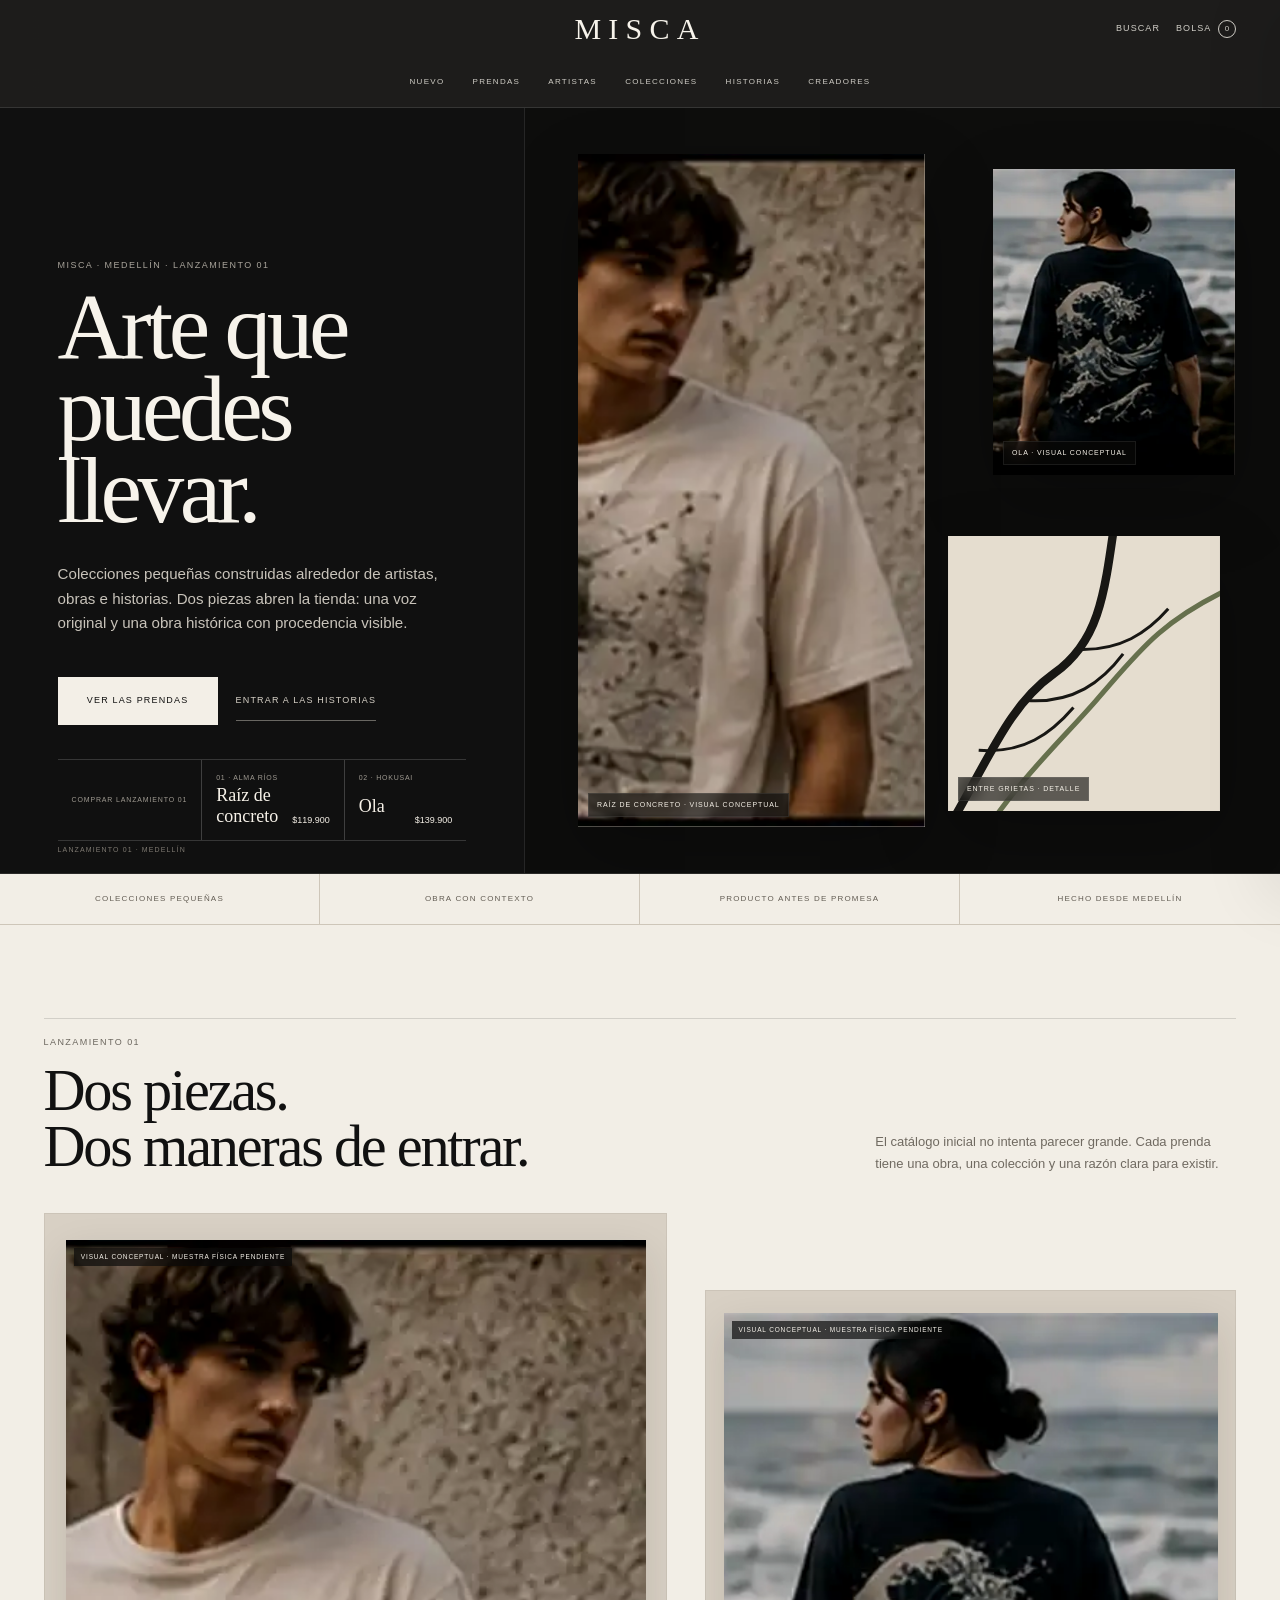
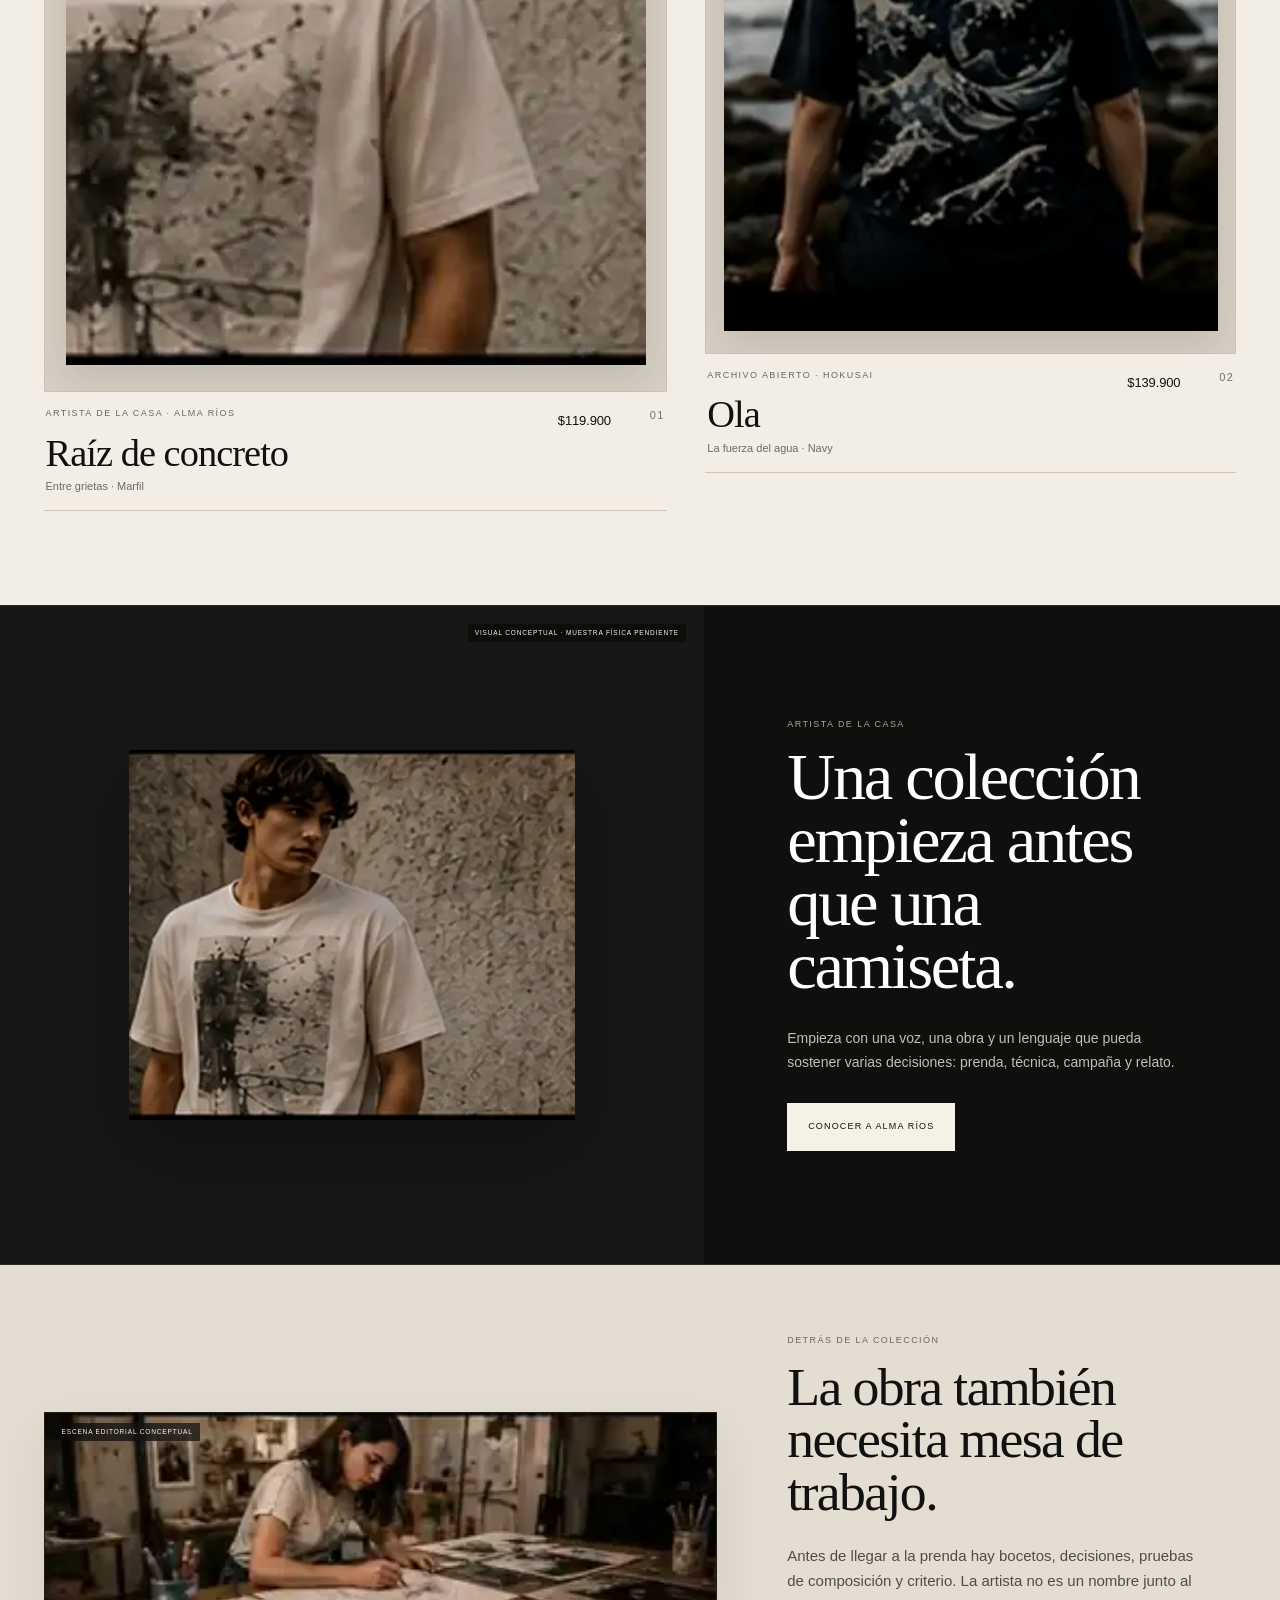
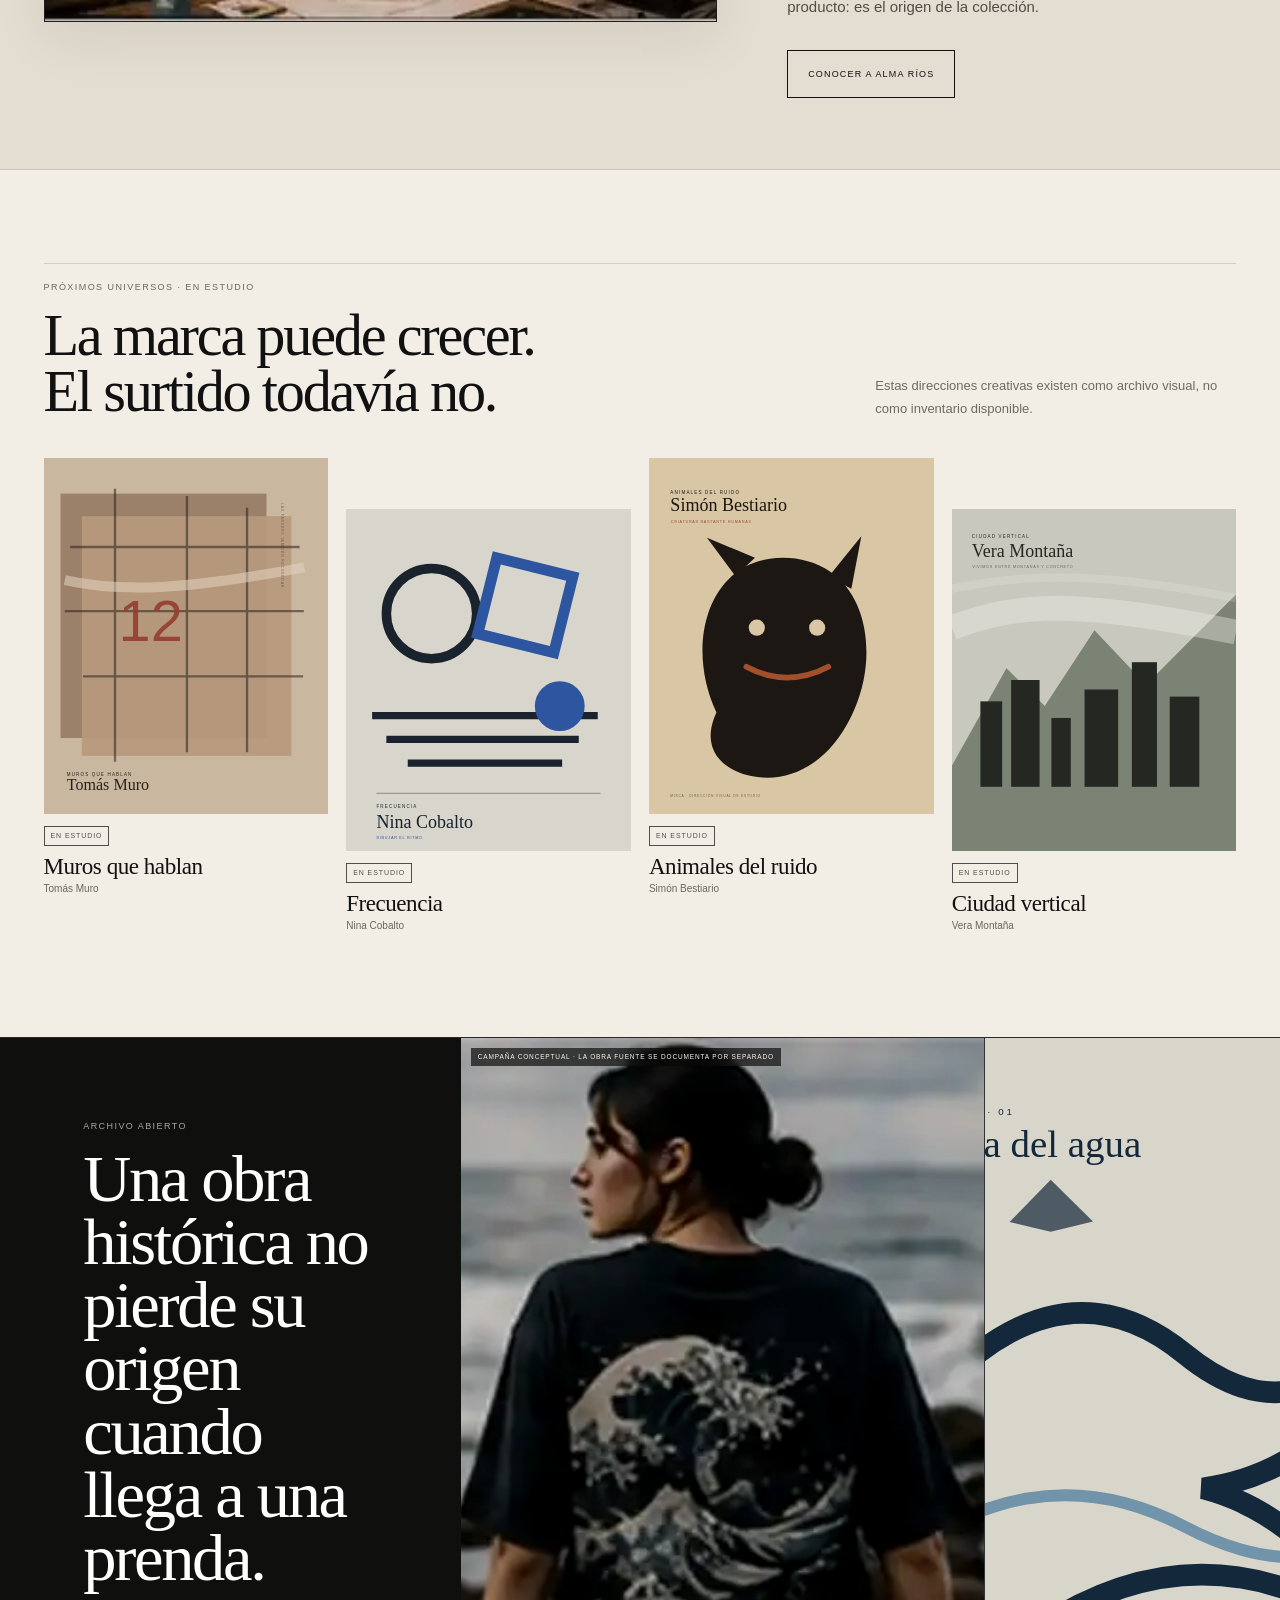
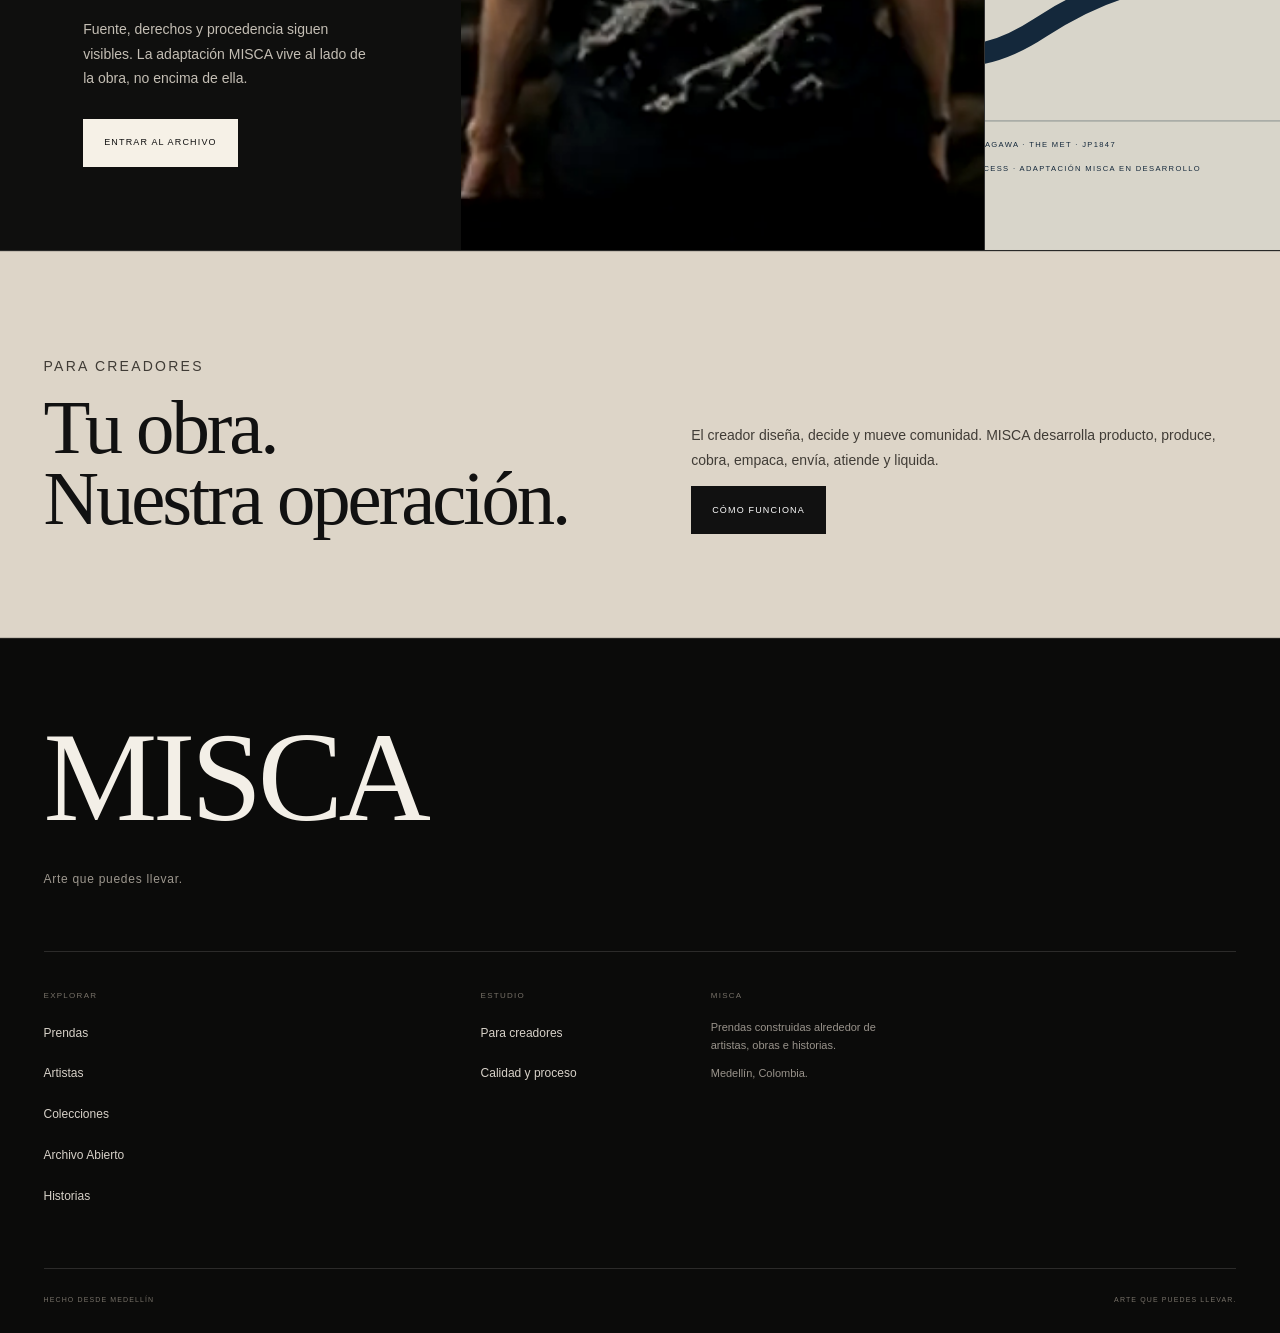
<file: preview/site/index.html>
<!doctype html>
<html lang="es">
<head>
  <meta charset="utf-8">
  <meta name="viewport" content="width=device-width,initial-scale=1">
  <meta name="theme-color" content="#101010">
  <meta name="description" content="MISCA: prendas construidas alrededor de artistas, obras e historias. Colecciones pequeñas desde Medellín, Colombia.">
  <meta name="robots" content="noindex,nofollow">
  <meta name="misca-preview-version" content="PUBLIC-DESIGN V37">
  <meta property="og:site_name" content="MISCA">
  <meta property="og:type" content="website">
  <meta property="og:locale" content="es_CO">
  <meta property="og:title" content="MISCA — Arte que puedes llevar">
  <meta property="og:description" content="Prendas construidas alrededor de artistas, obras e historias. Colecciones pequeñas desde Medellín, Colombia.">
  <meta property="og:image" content="https://arendon7.github.io/misca-shopify/assets/generated/v37/raiz-campaign.webp">
  <meta name="twitter:card" content="summary_large_image">
  <meta name="twitter:title" content="MISCA — Arte que puedes llevar">
  <meta name="twitter:description" content="Prendas construidas alrededor de artistas, obras e historias.">
  <meta name="twitter:image" content="https://arendon7.github.io/misca-shopify/assets/generated/v37/raiz-campaign.webp">
  <title>MISCA — Arte que puedes llevar</title>
  <link rel="preload" as="image" type="image/webp" href="./assets/generated/v37/raiz-campaign.webp" fetchpriority="high">
  <link rel="stylesheet" href="./styles.css">
  <link rel="stylesheet" href="./v6.css">
  <link rel="stylesheet" href="./v7.css">
  <link rel="stylesheet" href="./v15.css">
  <link rel="stylesheet" href="./v16.css">
  <link rel="stylesheet" href="./v17.css">
  <link rel="stylesheet" href="./v18.css">
  <link rel="stylesheet" href="./v19.css">
  <link rel="stylesheet" href="./v23.css">
  <link rel="stylesheet" href="./v25.css">
  <link rel="stylesheet" href="./v27.css" data-misca-v27="commerce-finish">
  <link rel="stylesheet" href="./v35-polish.css" data-misca-v35="editorial-finish">
  <link rel="stylesheet" href="./finish.css">
  <style id="v30-responsive-qa">
    html,body{max-width:100%;overflow-x:hidden}
    body.v31-overlay-open{overflow:hidden}
    .v29-mobile-menu,.v29-search .search-panel,.cart-drawer.v28-cart{max-height:100svh;overflow-y:auto;overscroll-behavior:contain}
    .v29-mobile-menu{padding-bottom:max(12px,env(safe-area-inset-bottom))!important}
    .v29-search .search-panel{padding-bottom:max(26px,env(safe-area-inset-bottom))}
    .cart-drawer.v28-cart .drawer-footer{padding-bottom:max(24px,calc(16px + env(safe-area-inset-bottom)))}
    .v29-home-shopbar,.v28-shop-switcher,.v23-product-duo,.v23-section,.v23-shell{min-width:0}
    .v29-mobile-menu button,.v29-mobile-menu nav a,.v29-search button,.v28-cart button{min-height:44px}
    @media(max-width:640px){.v29-home-shopbar{width:100%;min-width:0}.v29-home-shopbar a{min-width:0}.v29-search-feature,.v29-mobile-products{min-width:0}.v29-search-feature a,.v29-mobile-products a{min-width:0}}
  </style>
</head>
<body>
  <div class="dev-banner"><a href="./status/">Vista de desarrollo · GitHub Pages · Estado técnico</a></div>
  <header class="site-header" id="siteHeader">
    <button class="menu-button" id="menuButton" aria-label="Abrir menú" aria-controls="mobileMenu" aria-expanded="false">Menú</button>
    <a class="wordmark" href="#/">MISCA</a>
    <nav class="desktop-nav" aria-label="Navegación principal">
      <a href="#/nuevo">Nuevo</a>
      <a href="#/artistas">Artistas</a>
      <a href="#/colecciones">Colecciones</a>
      <a href="#/prendas">Prendas</a>
      <a href="#/historias">Historias</a>
      <a href="#/creadores">Para creadores</a>
    </nav>
    <div class="header-actions">
      <button id="searchButton" class="text-button" aria-label="Buscar" aria-controls="searchOverlay" aria-expanded="false">Buscar</button>
      <button id="cartButton" class="text-button" aria-label="Abrir bolsa" aria-controls="cartDrawer" aria-expanded="false">Bolsa <span id="cartCount">0</span></button>
    </div>
  </header>

  <aside class="mobile-menu" id="mobileMenu" aria-hidden="true" role="dialog" aria-modal="true" aria-label="Menú principal MISCA">
    <div class="mobile-menu-head"><strong>MISCA</strong><button id="menuClose">Cerrar</button></div>
    <nav>
      <a href="#/nuevo">Nuevo</a><a href="#/artistas">Artistas</a><a href="#/colecciones">Colecciones</a>
      <a href="#/prendas">Prendas</a><a href="#/historias">Historias</a><a href="#/creadores">Para creadores</a>
    </nav>
  </aside>

  <main id="app" tabindex="-1"></main>

  <footer class="site-footer">
    <div><a class="footer-brand" href="#/">MISCA</a><p>Arte que puedes llevar.</p></div>
    <div><h3>Explorar</h3><a href="#/prendas">Prendas</a><a href="#/artistas">Artistas</a><a href="#/archivo">Archivo Abierto</a><a href="#/historias">Historias</a></div>
    <div><h3>Estudio</h3><a href="#/creadores">Para creadores</a><a href="#/calidad">Calidad y proceso</a></div>
    <div><h3>MISCA</h3><p>Prendas construidas alrededor de artistas, obras e historias.</p><p>Medellín, Colombia.</p></div>
    <div class="footer-bottom"><span>Hecho desde Medellín</span><span>Arte que puedes llevar.</span></div>
  </footer>

  <div class="drawer-backdrop" id="drawerBackdrop"></div>
  <aside class="cart-drawer" id="cartDrawer" aria-hidden="true" aria-label="Bolsa" role="dialog" aria-modal="true">
    <div class="drawer-head"><h2>Tu bolsa</h2><button id="cartClose">Cerrar</button></div>
    <div id="cartItems"></div>
    <div class="drawer-footer"><div class="subtotal"><span>Subtotal</span><strong id="cartTotal">$0</strong></div><button class="button full" id="checkoutPreview">Continuar al checkout</button><p class="micro">Vista de prueba: esta página no procesa pagos.</p></div>
  </aside>

  <div class="search-overlay" id="searchOverlay" aria-hidden="true" role="dialog" aria-modal="true" aria-label="Buscar en MISCA">
    <div class="search-panel"><div class="drawer-head"><h2>Buscar en MISCA</h2><button id="searchClose">Cerrar</button></div><input id="searchInput" type="search" placeholder="Prendas, artistas, colecciones…" autocomplete="off"><div id="searchResults" aria-live="polite"></div></div>
  </div>

  <div class="toast" id="toast" role="status" aria-live="polite"></div>
  <script src="./app.js"></script>
  <script src="./v6.js"></script>
  <script src="./v7.js"></script>
  <script src="./v15.js"></script>
  <script src="./v17.js"></script>
  <script src="./v18.js"></script>
  <script src="./v19.js"></script>
  <script src="./v23.js"></script>
  <script src="./v25.js"></script>
  <script src="./fixes.js"></script>
  <script id="v31-launch-audit">
  (()=>{
    const q=s=>document.querySelector(s);
    const path=()=> (location.hash.slice(1)||'/').split('?')[0];
    const ROOT='https://arendon7.github.io/misca-shopify/assets/generated/';
    const meta={
      '/': ['MISCA — Arte que puedes llevar','Prendas construidas alrededor de artistas, obras e historias. Colecciones pequeñas desde Medellín, Colombia.','v37/raiz-campaign.webp'],
      '/nuevo':['MISCA — Nuevo','Las primeras dos piezas del lanzamiento MISCA: Raíz de concreto y Ola.','v37/raiz-campaign.webp'],
      '/prendas':['MISCA — Prendas','Raíz de concreto y Ola: las dos piezas que abren el lanzamiento MISCA.','v37/raiz-campaign.webp'],
      '/producto/raiz-de-concreto':['Raíz de concreto — MISCA','Raíz de concreto, de Alma Ríos y la colección Entre grietas. Visuales conceptuales hasta Product Ready.','v37/raiz-campaign.webp'],
      '/producto/ola-hokusai':['Ola — MISCA','Ola, adaptación MISCA desde Hokusai y Archivo Abierto, con procedencia visible. Visuales conceptuales hasta Product Ready.','v37/ola-editorial.webp'],
      '/artistas':['Artistas — MISCA','Artistas de la Casa y Archivo Abierto: las voces y obras detrás de las colecciones MISCA.','v37/raiz-campaign.webp'],
      '/colecciones':['Colecciones — MISCA','Entre grietas y La fuerza del agua: los dos universos que abren MISCA.','v37/raiz-campaign.webp'],
      '/historias':['Historias — MISCA','Historias sobre obra, adaptación, producto y proceso detrás de las prendas MISCA.','v37/raiz-campaign.webp'],
      '/archivo':['Archivo Abierto — MISCA','Obras históricas con fuente, derechos y procedencia visibles antes de su adaptación a prenda.','v37/ola-editorial.webp'],
      '/creadores':['Para creadores — MISCA','El creador diseña y promociona; MISCA desarrolla producto, cobra, produce, empaca y envía.','v25/creators-studio.webp'],
      '/calidad':['Calidad y proceso — MISCA','Material, fit, técnica, lavado y operación deben probarse antes de convertirse en promesas de producto.','v37/raiz-campaign.webp']
    };
    const set=(selector,value)=>{const el=q(selector);if(el&&value)el.setAttribute('content',value)};
    function syncMeta(){
      const p=path();let m=meta[p];
      if(!m&&p.startsWith('/coleccion/'))m=['Colección — MISCA','Colecciones pequeñas construidas alrededor de una obra, una voz y una razón clara para existir.',p.includes('fuerza-del-agua')?'v37/ola-editorial.webp':'v37/raiz-campaign.webp'];
      if(!m&&p.startsWith('/artista/'))m=['Artista — MISCA','Conoce el universo creativo detrás de una colección MISCA.','v37/raiz-campaign.webp'];
      if(!m&&p.startsWith('/archivo/'))m=['Archivo Abierto — MISCA','Fuente, derechos y contexto visibles para cada obra histórica del Archivo Abierto.','v37/ola-editorial.webp'];
      if(!m)m=['MISCA — Arte que puedes llevar','Prendas construidas alrededor de artistas, obras e historias.','v37/raiz-campaign.webp'];
      document.title=m[0];set('meta[name="description"]',m[1]);set('meta[property="og:title"]',m[0]);set('meta[property="og:description"]',m[1]);set('meta[property="og:image"]',ROOT+m[2]);set('meta[name="twitter:title"]',m[0]);set('meta[name="twitter:description"]',m[1]);set('meta[name="twitter:image"]',ROOT+m[2]);
    }
    const menu=q('#mobileMenu'),cart=q('#cartDrawer'),search=q('#searchOverlay');
    const menuBtn=q('#menuButton'),cartBtn=q('#cartButton'),searchBtn=q('#searchButton');
    const main=q('#app'),header=q('#siteHeader'),footer=q('.site-footer');
    let restore=null;
    const opened=el=>!!el?.classList.contains('open');
    const focusables=el=>[...(el?.querySelectorAll('a[href],button:not([disabled]),input:not([disabled]),[tabindex]:not([tabindex="-1"])')||[])].filter(n=>n.offsetParent!==null);
    function activePanel(){return opened(search)?search:opened(cart)?cart:opened(menu)?menu:null}
    function imageHints(){document.querySelectorAll('.v29-mobile-products img,.v29-search-feature img').forEach(img=>{img.loading='lazy';img.decoding='async'});}
    function navState(){
      const p=path();let active=p;if(p.startsWith('/producto/'))active='/prendas';else if(p.startsWith('/coleccion/'))active='/colecciones';else if(p.startsWith('/artista/'))active='/artistas';
      document.querySelectorAll('.desktop-nav a,.mobile-menu nav a').forEach(a=>{const on=a.getAttribute('href')===`#${active}`;if(on)a.setAttribute('aria-current','page');else a.removeAttribute('aria-current');});
    }
    function sync(){
      const mo=opened(menu),co=opened(cart),so=opened(search),any=mo||co||so;
      menu?.setAttribute('aria-hidden',String(!mo));cart?.setAttribute('aria-hidden',String(!co));search?.setAttribute('aria-hidden',String(!so));
      menuBtn?.setAttribute('aria-expanded',String(mo));cartBtn?.setAttribute('aria-expanded',String(co));searchBtn?.setAttribute('aria-expanded',String(so));
      document.body.classList.toggle('v31-overlay-open',any);if(main)main.inert=any;if(header)header.inert=any;if(footer)footer.inert=any;
      const count=Number(q('#cartCount')?.textContent||0);if(cartBtn)cartBtn.setAttribute('aria-label',`Abrir bolsa de compra, ${count} ${count===1?'pieza':'piezas'}`);q('#cartCount')?.setAttribute('aria-hidden','true');
      navState();imageHints();
    }
    [[menuBtn,menu,q('#menuClose')],[cartBtn,cart,q('#cartClose')],[searchBtn,search,q('#searchInput')]].forEach(([trigger,panel,target])=>trigger?.addEventListener('click',()=>{restore=trigger;setTimeout(()=>{sync();(target||focusables(panel)[0])?.focus();},30)}));
    [q('#menuClose'),q('#cartClose'),q('#searchClose'),q('#drawerBackdrop')].forEach(el=>el?.addEventListener('click',()=>setTimeout(()=>{sync();const r=restore;restore=null;r?.focus();},0)));
    search?.addEventListener('click',e=>{if(e.target===search)setTimeout(()=>{sync();const r=restore;restore=null;r?.focus();},0)});
    menu?.querySelectorAll('a').forEach(a=>a.addEventListener('click',()=>{restore=null;setTimeout(sync,0)}));
    document.addEventListener('keydown',e=>{
      if(e.key==='Escape')setTimeout(()=>{sync();const r=restore;restore=null;r?.focus();},0);
      if(e.key!=='Tab')return;const panel=activePanel();if(!panel)return;const nodes=focusables(panel);if(!nodes.length)return;const first=nodes[0],last=nodes[nodes.length-1];if(e.shiftKey&&document.activeElement===first){e.preventDefault();last.focus()}else if(!e.shiftKey&&document.activeElement===last){e.preventDefault();first.focus()}
    });
    [menu,cart,search].forEach(el=>el&&new MutationObserver(()=>requestAnimationFrame(sync)).observe(el,{attributes:true,attributeFilter:['class'],childList:true,subtree:true}));
    window.addEventListener('hashchange',()=>{restore=null;setTimeout(()=>{syncMeta();sync();main?.focus({preventScroll:true});},120)});
    syncMeta();sync();setTimeout(sync,360);setTimeout(sync,760);
  })();
  </script>
</body>
</html>
</file>
<file: preview/site/styles.css>
:root{--paper:#f2eee5;--paper2:#faf8f2;--ink:#151515;--muted:#6e695f;--line:#d8d1c5;--moss:#65745b;--rust:#9a5e46;--blue:#203950;--gold:#c6a96b;--max:1460px}*{box-sizing:border-box}html{scroll-behavior:smooth}body{margin:0;background:var(--paper);color:var(--ink);font-family:Arial,Helvetica,sans-serif;font-size:15px;line-height:1.45}a{color:inherit;text-decoration:none}button,input{font:inherit}button{color:inherit}.dev-banner{height:29px;display:grid;place-items:center;background:#191919;color:#f6f2e9;font-size:10px;letter-spacing:.13em;text-transform:uppercase}.site-header{height:75px;padding:0 clamp(18px,4vw,64px);display:grid;grid-template-columns:auto 1fr auto;align-items:center;gap:30px;position:sticky;top:0;z-index:30;background:rgba(242,238,229,.94);backdrop-filter:blur(12px);border-bottom:1px solid var(--line)}.wordmark,.footer-brand{font-family:Georgia,serif;font-size:29px;letter-spacing:.15em}.desktop-nav{justify-self:center;display:flex;gap:clamp(17px,2.4vw,35px);font-size:11px;letter-spacing:.08em;text-transform:uppercase}.desktop-nav a,.text-button{transition:opacity .2s}.desktop-nav a:hover,.text-button:hover{opacity:.55}.header-actions{display:flex;gap:18px}.text-button,.menu-button,.drawer-head button,.mobile-menu-head button{border:0;background:none;padding:0;cursor:pointer;font-size:11px;text-transform:uppercase;letter-spacing:.07em}.menu-button{display:none}.page{min-height:60vh}.wrap{width:min(calc(100% - 36px),var(--max));margin:auto}.section{padding:95px 0}.section.compact{padding:55px 0}.eyebrow{margin:0 0 12px;text-transform:uppercase;letter-spacing:.14em;font-size:10px;color:var(--muted)}h1,h2,h3,p{margin-top:0}h1,h2,.display{font-family:Georgia,'Times New Roman',serif;font-weight:400}h1{font-size:clamp(48px,7.5vw,116px);line-height:.92;letter-spacing:-.045em}h2{font-size:clamp(34px,4.3vw,66px);line-height:1}.lede{font-size:clamp(18px,2vw,28px);line-height:1.25;max-width:800px}.muted{color:var(--muted)}.button{display:inline-flex;align-items:center;justify-content:center;border:1px solid var(--ink);background:var(--ink);color:var(--paper2);min-height:49px;padding:0 23px;text-transform:uppercase;letter-spacing:.08em;font-size:11px;cursor:pointer}.button.secondary{background:transparent;color:var(--ink)}.button.full{width:100%}.link-arrow{display:inline-block;border-bottom:1px solid currentColor;padding-bottom:3px;font-size:12px}.hero{min-height:calc(100vh - 104px);display:grid;grid-template-columns:1.02fr .98fr}.hero-copy{padding:clamp(55px,8vw,130px) clamp(25px,6vw,95px);display:flex;flex-direction:column;justify-content:center}.hero-copy h1{max-width:790px}.hero-copy .lede{max-width:620px;font-size:18px}.hero-actions{display:flex;gap:10px;margin-top:25px;flex-wrap:wrap}.hero-art{position:relative;min-height:650px;overflow:hidden;background:#d5d0c5}.art-field{position:absolute;inset:0;background:radial-gradient(circle at 25% 20%,#f4eee2 0 3%,transparent 4%),linear-gradient(133deg,#26372f 0 38%,#829075 39% 58%,#c2b09a 59% 75%,#222 76% 100%)}.art-field:before{content:"";position:absolute;width:68%;height:95%;left:11%;bottom:-22%;border:2px solid rgba(248,243,233,.64);border-radius:50% 45% 0 0;transform:rotate(-24deg);box-shadow:85px -90px 0 -3px rgba(0,0,0,.08),-45px -130px 0 -8px rgba(245,239,226,.15)}.art-field:after{content:"ENTRE GRIETAS";position:absolute;right:24px;bottom:20px;color:#fff;font-size:10px;letter-spacing:.18em;writing-mode:vertical-rl}.intro-grid{display:grid;grid-template-columns:.8fr 1.2fr;gap:80px;align-items:end}.intro-grid .display{font-size:clamp(33px,5vw,74px);line-height:1}.product-grid{display:grid;grid-template-columns:repeat(2,1fr);gap:12px}.product-grid.four{grid-template-columns:repeat(4,1fr)}.product-card{cursor:pointer}.product-media{aspect-ratio:4/5;position:relative;overflow:hidden;background:#ded8cd}.product-info{display:grid;grid-template-columns:1fr auto;gap:16px;padding:15px 2px 28px}.product-info h3{font-family:Georgia,serif;font-size:23px;font-weight:400;margin-bottom:5px}.product-info p{font-size:11px;color:var(--muted);margin:0}.badge{position:absolute;top:13px;left:13px;background:rgba(248,246,239,.9);padding:7px 9px;font-size:9px;letter-spacing:.12em;text-transform:uppercase;z-index:4}.shirt{position:absolute;inset:9% 8%;filter:drop-shadow(0 18px 22px rgba(0,0,0,.12))}.shirt:before{content:"";position:absolute;left:21%;top:6%;width:58%;height:85%;background:var(--shirt,#eae2d3);clip-path:polygon(25% 0,40% 4%,60% 4%,75% 0,100% 16%,88% 38%,78% 31%,82% 100%,18% 100%,22% 31%,12% 38%,0 16%)}.shirt:after{content:"";position:absolute;left:42%;top:6%;width:16%;height:7%;border:2px solid rgba(40,40,40,.2);border-top:0;border-radius:0 0 50% 50%}.shirt .print{position:absolute;z-index:2}.shirt.raiz{--shirt:#eee6d8}.shirt.raiz .print{left:33%;top:43%;width:35%;height:38%;border-left:2px solid #20261f;border-bottom:2px solid #20261f;transform:skew(-12deg)}.shirt.raiz .print:before,.shirt.raiz .print:after{content:"";position:absolute;border-left:2px solid #56634c;height:85%;width:30%;left:22%;bottom:0;transform:rotate(23deg);box-shadow:14px -10px 0 -1px #56634c}.shirt.raiz .print:after{left:58%;height:63%;transform:rotate(-31deg);box-shadow:none}.shirt.ola{--shirt:#203348}.shirt.ola .print{left:21%;top:45%;width:60%;height:27%;border-top:8px solid #e6e2d6;border-radius:48% 60% 8% 14%;transform:rotate(-8deg);box-shadow:0 -6px 0 #8aa0ad,0 -12px 0 rgba(235,231,219,.7)}.shirt.ola .print:after{content:"";position:absolute;right:9%;bottom:-10px;width:18px;height:18px;background:#e6e2d6;border-radius:50%;box-shadow:-20px 4px 0 -3px #e6e2d6,-37px 8px 0 -6px #e6e2d6}.shirt.guardian{--shirt:#191919}.shirt.guardian .print{left:39%;top:39%;width:22%;height:31%;border:2px solid #e7e0d0;border-radius:50% 50% 42% 42%;box-shadow:0 0 0 5px rgba(230,222,206,.1)}.shirt.morris{--shirt:#344534}.shirt.morris .print{inset:29% 30% 23%;background:radial-gradient(circle at 20% 20%,#b88665 0 6%,transparent 7%),radial-gradient(circle at 70% 55%,#d4b891 0 6%,transparent 7%),repeating-linear-gradient(40deg,transparent 0 9px,rgba(225,219,191,.55) 10px 12px);border-radius:3px}.section-heading{display:flex;justify-content:space-between;gap:30px;align-items:end;margin-bottom:35px}.section-heading h2{margin-bottom:0}.section-heading p{max-width:460px}.artist-grid{display:grid;grid-template-columns:repeat(5,1fr);gap:10px}.artist-card{min-height:390px;display:flex;flex-direction:column;justify-content:flex-end;padding:20px;position:relative;overflow:hidden;background:#d8d1c5;color:#fff}.artist-card:before{content:"";position:absolute;inset:0;background:var(--artist-art);transition:transform .5s}.artist-card:hover:before{transform:scale(1.035)}.artist-card>*{position:relative;z-index:2}.artist-card:after{content:"";position:absolute;inset:0;background:linear-gradient(transparent 35%,rgba(0,0,0,.62))}.artist-card h3{font-family:Georgia,serif;font-size:28px;font-weight:400;margin:0}.artist-card p{font-size:10px;text-transform:uppercase;letter-spacing:.12em}.a1{--artist-art:linear-gradient(150deg,#9aa688,#485445 42%,#d2c4ad 43% 61%,#191c18 62%)}.a2{--artist-art:linear-gradient(15deg,#b04e32 0 22%,#e4d2b3 23% 43%,#3c4a55 44% 65%,#161616 66%)}.a3{--artist-art:repeating-linear-gradient(65deg,#244a68 0 18px,#d6c58e 19px 34px,#ece8df 35px 51px)}.a4{--artist-art:radial-gradient(circle at 48% 42%,#d8c59a 0 10%,#382d28 11% 23%,#171717 24% 35%,#8f573d 36%)}.a5{--artist-art:linear-gradient(175deg,#d5d4cc,#9fadb2 37%,#67775f 38% 55%,#65584d 56% 72%,#c8b794 73%)}.archive-band{background:#1a1a19;color:#f4f0e7}.archive-band .muted{color:#aaa59c}.archive-grid{display:grid;grid-template-columns:1.2fr .8fr;gap:60px;align-items:center}.wave-art{min-height:610px;position:relative;overflow:hidden;background:#d6d2c4}.wave-art:before{content:"";position:absolute;width:115%;height:80%;left:-25%;top:30%;border:28px solid #203e59;border-radius:50%;box-shadow:0 0 0 18px #e5e0d2,0 0 0 38px #7892a5;transform:rotate(-14deg)}.wave-art:after{content:"";position:absolute;width:18%;height:23%;background:#e8e1d0;right:13%;bottom:17%;clip-path:polygon(50% 0,100% 100%,0 100%);box-shadow:0 30px 0 #777}.process-grid{display:grid;grid-template-columns:repeat(4,1fr);border-top:1px solid var(--line)}.process-step{padding:28px 25px 25px 0;border-right:1px solid var(--line);min-height:210px}.process-step:not(:first-child){padding-left:25px}.process-step .num{font-family:Georgia,serif;font-size:45px;color:#aaa399}.process-step h3{font-family:Georgia,serif;font-size:23px;font-weight:400}.newsletter{display:grid;grid-template-columns:1fr 1fr;gap:50px;align-items:end;border-top:1px solid var(--line)}.newsletter form{display:flex;border-bottom:1px solid var(--ink)}.newsletter input{flex:1;border:0;background:transparent;padding:18px 0;outline:none}.newsletter button{border:0;background:none;text-transform:uppercase;font-size:10px;letter-spacing:.1em}.site-footer{padding:70px clamp(18px,4vw,64px) 25px;background:#181817;color:#e7e1d7;display:grid;grid-template-columns:1.5fr repeat(3,1fr);gap:40px}.site-footer h3{font-size:10px;text-transform:uppercase;letter-spacing:.12em;color:#9f9b92}.site-footer a,.site-footer p{display:block;font-size:12px;color:#c5c0b7;margin:0 0 10px}.site-footer .footer-brand{font-size:31px;color:#f3efe6}.footer-bottom{grid-column:1/-1;border-top:1px solid #353431;padding-top:20px;margin-top:30px;display:flex;justify-content:space-between;color:#77736d;font-size:10px;text-transform:uppercase;letter-spacing:.1em}.page-hero{padding:90px 0 60px;border-bottom:1px solid var(--line)}.page-hero h1{max-width:1100px}.filter-row{display:flex;justify-content:space-between;gap:20px;padding:20px 0;border-bottom:1px solid var(--line);font-size:11px;text-transform:uppercase;letter-spacing:.08em}.collection-grid{display:grid;grid-template-columns:repeat(4,1fr);gap:12px;padding:35px 0 85px}.product-page{display:grid;grid-template-columns:1.25fr .75fr;align-items:start}.product-gallery{display:grid;grid-template-columns:1fr 1fr;gap:4px;background:#d8d1c5}.gallery-cell{aspect-ratio:4/5;position:relative;overflow:hidden;background:#ddd6ca}.gallery-cell .shirt{inset:8% 4%}.gallery-art-copy{position:absolute;left:28px;bottom:28px;right:28px;font-family:Georgia,serif;font-size:clamp(28px,4vw,54px);line-height:1}.buybox{position:sticky;top:104px;min-height:calc(100vh - 104px);padding:70px clamp(25px,5vw,75px);display:flex;flex-direction:column}.buybox h1{font-size:clamp(42px,5.4vw,78px);margin:8px 0 18px}.price{font-size:17px;margin-bottom:35px}.preview-note{padding:12px 14px;background:#e7dfcd;font-size:11px;margin-bottom:28px}.variant-title{display:flex;justify-content:space-between;font-size:11px;text-transform:uppercase;letter-spacing:.08em;margin-bottom:10px}.sizes{display:grid;grid-template-columns:repeat(4,1fr);gap:6px;margin-bottom:16px}.size{height:47px;background:transparent;border:1px solid var(--line);cursor:pointer}.size.active{border-color:var(--ink);background:var(--ink);color:var(--paper)}.buy-status{font-size:11px;color:var(--rust);min-height:20px}.accordions{margin-top:25px;border-top:1px solid var(--line)}details{border-bottom:1px solid var(--line)}summary{list-style:none;padding:18px 0;cursor:pointer;font-size:11px;text-transform:uppercase;letter-spacing:.08em;display:flex;justify-content:space-between}summary:after{content:"+"}details[open] summary:after{content:"−"}details .detail-body{padding:0 0 18px;color:var(--muted);font-size:13px}.story-split{display:grid;grid-template-columns:1fr 1fr;min-height:580px}.story-copy{padding:80px clamp(25px,7vw,100px);display:flex;flex-direction:column;justify-content:center}.story-visual{min-height:500px}.root-art{background:linear-gradient(#d8cbb5 0 45%,#3f483a 46% 100%);position:relative}.root-art:before{content:"";position:absolute;left:46%;top:22%;height:67%;width:3px;background:#1f241e;box-shadow:18px 17px 0 #59644f,-22px 23px 0 #20251f;transform:rotate(8deg)}.provenance{background:#1a1a19;color:#eee8dd}.provenance-grid{display:grid;grid-template-columns:.65fr 1.35fr;gap:80px}.fact-grid{display:grid;grid-template-columns:repeat(2,1fr);gap:1px;background:#3b3935;border:1px solid #3b3935}.fact{background:#1a1a19;padding:25px}.fact small{display:block;color:#99958c;text-transform:uppercase;font-size:9px;letter-spacing:.12em;margin-bottom:8px}.artist-page-hero{display:grid;grid-template-columns:.9fr 1.1fr;min-height:720px}.artist-bio{padding:90px clamp(25px,7vw,100px);display:flex;flex-direction:column;justify-content:end}.artist-bio h1{font-size:clamp(62px,8vw,125px)}.artist-portrait{min-height:650px;position:relative;background:var(--artist-art)}.artist-portrait:after{content:"";position:absolute;inset:12% 20%;border:1px solid rgba(255,255,255,.5);border-radius:48% 48% 40% 42%;transform:rotate(-6deg)}.creator-hero{display:grid;grid-template-columns:1fr 1fr;min-height:750px}.creator-visual{background:linear-gradient(40deg,#161616 0 38%,#c1a982 39% 57%,#6b7a6b 58% 76%,#ece4d4 77%)}.creator-copy{padding:95px clamp(25px,6vw,90px);display:flex;justify-content:center;flex-direction:column}.quote-block{font-family:Georgia,serif;font-size:clamp(35px,5vw,72px);line-height:1;max-width:1050px}.drawer-backdrop{position:fixed;inset:0;background:rgba(0,0,0,.32);z-index:60;opacity:0;pointer-events:none;transition:.25s}.drawer-backdrop.open{opacity:1;pointer-events:auto}.cart-drawer{position:fixed;right:0;top:0;bottom:0;width:min(480px,100%);background:var(--paper2);z-index:70;transform:translateX(100%);transition:.3s;display:grid;grid-template-rows:auto 1fr auto}.cart-drawer.open{transform:translateX(0)}.drawer-head{display:flex;justify-content:space-between;align-items:center;padding:25px;border-bottom:1px solid var(--line)}.drawer-head h2{font-size:29px;margin:0}.drawer-head button{border:0;background:none;cursor:pointer}.drawer-footer{padding:25px;border-top:1px solid var(--line)}.subtotal{display:flex;justify-content:space-between;margin-bottom:18px}.micro{font-size:10px;color:var(--muted);margin:12px 0 0}.cart-line{display:grid;grid-template-columns:78px 1fr auto;gap:15px;padding:18px 25px;border-bottom:1px solid var(--line)}.cart-thumb{background:#d8d1c5;position:relative;height:95px}.cart-thumb .shirt{inset:0}.cart-line h4{margin:0 0 4px;font-family:Georgia,serif;font-weight:400}.cart-line p{font-size:11px;color:var(--muted);margin:0}.qty{display:flex;gap:10px;align-items:center;margin-top:11px}.qty button{width:24px;height:24px;border:1px solid var(--line);background:transparent;cursor:pointer}.search-overlay{position:fixed;inset:0;background:rgba(242,238,229,.98);z-index:80;opacity:0;pointer-events:none;transition:.2s}.search-overlay.open{opacity:1;pointer-events:auto}.search-panel{width:min(920px,calc(100% - 36px));margin:80px auto}.search-panel input{width:100%;font-family:Georgia,serif;font-size:clamp(35px,6vw,72px);border:0;border-bottom:1px solid var(--ink);background:transparent;padding:20px 0;outline:none}.search-results{padding-top:25px}.search-result{display:flex;justify-content:space-between;padding:13px 0;border-bottom:1px solid var(--line)}.toast{position:fixed;left:50%;bottom:22px;transform:translate(-50%,20px);background:#181817;color:#fff;padding:12px 16px;z-index:100;opacity:0;pointer-events:none;transition:.2s;font-size:11px}.toast.show{opacity:1;transform:translate(-50%,0)}.mobile-menu{position:fixed;inset:29px 0 0;background:var(--paper);z-index:90;transform:translateX(-100%);transition:.28s;padding:24px;display:flex;flex-direction:column}.mobile-menu.open{transform:translateX(0)}.mobile-menu-head{display:flex;justify-content:space-between;border-bottom:1px solid var(--line);padding-bottom:20px}.mobile-menu nav{display:grid;padding-top:15px}.mobile-menu nav a{font-family:Georgia,serif;font-size:40px;padding:7px 0}.small-link{margin-top:auto;font-size:11px;text-transform:uppercase;letter-spacing:.08em}.empty-state{padding:60px 0;color:var(--muted)}@media(max-width:1100px){.desktop-nav{display:none}.menu-button{display:block}.product-grid.four,.collection-grid{grid-template-columns:repeat(2,1fr)}.artist-grid{grid-template-columns:repeat(2,1fr)}.artist-card:last-child{grid-column:span 2}.product-page{grid-template-columns:1fr}.buybox{position:relative;top:0;min-height:auto}.process-grid{grid-template-columns:repeat(2,1fr)}.archive-grid,.provenance-grid{grid-template-columns:1fr}.site-footer{grid-template-columns:repeat(2,1fr)}}@media(max-width:720px){.dev-banner{font-size:8px;height:25px}.site-header{top:0;height:65px;padding:0 16px;gap:12px}.wordmark{font-size:22px}.header-actions{gap:11px}.header-actions #searchButton{display:none}.hero{grid-template-columns:1fr;min-height:0}.hero-copy{padding:60px 20px 65px}.hero-art{min-height:540px}.section{padding:65px 0}.intro-grid,.story-split,.artist-page-hero,.creator-hero,.newsletter{grid-template-columns:1fr;gap:25px}.product-grid,.product-grid.four,.collection-grid{grid-template-columns:repeat(2,1fr);gap:6px}.product-info h3{font-size:18px}.artist-grid{grid-template-columns:1fr}.artist-card,.artist-card:last-child{grid-column:auto;min-height:430px}.section-heading{align-items:start;flex-direction:column}.archive-grid{gap:35px}.wave-art{min-height:460px}.process-grid{grid-template-columns:1fr}.process-step{border-right:0;border-bottom:1px solid var(--line);padding-left:0!important}.product-gallery{grid-template-columns:1fr 1fr}.buybox{padding:45px 20px}.story-copy{padding:60px 20px}.artist-bio{padding:60px 20px}.artist-portrait{min-height:520px;grid-row:1}.creator-copy{padding:60px 20px}.creator-visual{min-height:480px}.site-footer{grid-template-columns:1fr;padding:55px 20px 25px}.footer-bottom{flex-direction:column;gap:10px}.filter-row{overflow:auto}.page-hero{padding:65px 0 40px}.page-hero h1{font-size:56px}.product-media{aspect-ratio:3/4}.gallery-cell:nth-child(n+3){display:none}.cart-drawer{width:100%}}
</file>
<file: preview/site/v6.css>
/* MISCA storefront preview V6 — commerce funnel */
:root{--v6-ink:#11120f;--v6-paper:#f3efe6;--v6-soft:#e8e1d5;--v6-line:rgba(17,18,15,.14)}
/* Product list */
.collection-grid,.product-grid{gap:28px 18px}.product-card{position:relative;display:flex;flex-direction:column}.product-card>a{display:flex;flex-direction:column;flex:1}.product-media{position:relative;overflow:hidden}.product-media::after{content:"";position:absolute;inset:0;box-shadow:inset 0 0 0 1px rgba(17,18,15,.03);pointer-events:none}.v6-card-meta{position:absolute;left:12px;right:12px;bottom:12px;display:flex;justify-content:space-between;gap:12px;align-items:center;font-size:9px;text-transform:uppercase;letter-spacing:.11em;color:#5f5a52;pointer-events:none}.v6-card-meta span{background:rgba(243,239,230,.9);padding:6px 8px;backdrop-filter:blur(8px)}.v6-card-actions{display:grid;grid-template-columns:1fr auto;gap:8px;margin-top:12px}.v6-card-link,.v6-card-size{display:flex;align-items:center;justify-content:center;min-height:42px;border:1px solid var(--v6-line);font-size:10px;text-transform:uppercase;letter-spacing:.09em;text-decoration:none;color:inherit;background:transparent}.v6-card-link{background:var(--v6-ink);color:var(--v6-paper)}.v6-card-size{padding:0 14px}.product-card:hover .product-media .shirt{transform:translateY(-5px) scale(1.015)}.product-media .shirt{transition:transform .35s ease}
/* PDP gallery */
.product-gallery{position:relative}.gallery-cell{position:relative;overflow:hidden}.v6-gallery-label{position:absolute;left:14px;top:14px;z-index:3;background:rgba(243,239,230,.9);padding:7px 9px;font-size:9px;text-transform:uppercase;letter-spacing:.11em;color:#5e5952;backdrop-filter:blur(8px)}.v6-gallery-index{position:absolute;right:14px;top:14px;z-index:3;font-size:10px;letter-spacing:.1em;color:#6d685f}.v6-gallery-summary{display:flex;justify-content:space-between;gap:24px;padding:14px 18px;border-top:1px solid var(--v6-line);border-bottom:1px solid var(--v6-line);font-size:10px;text-transform:uppercase;letter-spacing:.1em;color:#6f6a62;background:#eee8dd}.v6-gallery-summary span:last-child{text-align:right}
/* PDP purchase hierarchy */
.v6-pdp-meta{display:grid;grid-template-columns:repeat(3,1fr);border:1px solid var(--v6-line);margin:18px 0 24px}.v6-pdp-meta div{padding:12px 14px;border-right:1px solid var(--v6-line)}.v6-pdp-meta div:last-child{border-right:0}.v6-pdp-meta small{display:block;font-size:8px;text-transform:uppercase;letter-spacing:.11em;color:#756f66;margin-bottom:5px}.v6-pdp-meta strong{font-size:12px;font-weight:600}.variant-title{align-items:center}.v6-size-guide-trigger{appearance:none;border:0;background:transparent;padding:0;font:inherit;color:inherit;text-decoration:underline;text-underline-offset:3px;cursor:pointer}.size{transition:background .16s ease,color .16s ease,border-color .16s ease}.size[aria-pressed="true"],.size.is-v6-selected{background:var(--v6-ink);color:var(--v6-paper);border-color:var(--v6-ink)}.v6-buy-assurance{display:grid;grid-template-columns:repeat(3,1fr);border:1px solid var(--v6-line);margin-top:12px}.v6-buy-assurance div{padding:12px;border-right:1px solid var(--v6-line)}.v6-buy-assurance div:last-child{border-right:0}.v6-buy-assurance strong{display:block;font-size:10px;margin-bottom:4px}.v6-buy-assurance span{display:block;font-size:9px;line-height:1.45;color:#777168}
/* Size guide */
.v6-modal-backdrop{position:fixed;inset:0;background:rgba(17,18,15,.48);z-index:1200;opacity:0;pointer-events:none;transition:opacity .18s ease}.v6-modal-backdrop.is-open{opacity:1;pointer-events:auto}.v6-modal{position:fixed;left:50%;top:50%;transform:translate(-50%,-46%);width:min(560px,calc(100vw - 32px));max-height:calc(100vh - 48px);overflow:auto;background:var(--v6-paper);z-index:1201;border:1px solid rgba(17,18,15,.18);padding:26px;opacity:0;pointer-events:none;transition:opacity .18s ease,transform .18s ease}.v6-modal.is-open{opacity:1;pointer-events:auto;transform:translate(-50%,-50%)}.v6-modal-head{display:flex;justify-content:space-between;gap:20px;align-items:start;border-bottom:1px solid var(--v6-line);padding-bottom:18px}.v6-modal-head h2{font-size:34px;letter-spacing:-.04em;margin:0}.v6-modal-close{border:0;background:transparent;font-size:12px;cursor:pointer}.v6-size-grid{display:grid;grid-template-columns:repeat(4,1fr);border-top:1px solid var(--v6-line);border-left:1px solid var(--v6-line);margin:24px 0}.v6-size-grid div{padding:16px;border-right:1px solid var(--v6-line);border-bottom:1px solid var(--v6-line);text-align:center}.v6-size-grid strong{display:block;font-size:18px}.v6-size-grid span{font-size:9px;color:#756f66}.v6-modal p{font-size:13px;line-height:1.6;color:#625e57}
/* Cart */
.cart-drawer{background:#f7f3eb}.v6-cart-intro{margin:-4px 0 20px;padding:12px 0 16px;border-bottom:1px solid var(--v6-line);font-size:11px;line-height:1.5;color:#716b63}.drawer-footer{border-top:1px solid var(--v6-line)}.subtotal{padding-top:4px}.v6-cart-foot{display:grid;grid-template-columns:1fr 1fr;gap:10px;margin:12px 0 0}.v6-cart-foot div{border:1px solid var(--v6-line);padding:10px;font-size:9px;line-height:1.4;color:#756f66}.v6-cart-foot strong{display:block;color:#2b2925;margin-bottom:3px;font-size:10px}
/* Mobile buybar */
.v6-mobile-buybar{display:none}.v6-mobile-buybar-info{min-width:0}.v6-mobile-buybar-title{font-size:12px;font-weight:600;white-space:nowrap;overflow:hidden;text-overflow:ellipsis}.v6-mobile-buybar-sub{font-size:9px;color:#746f66;margin-top:2px}.v6-mobile-buybar button{border:0;background:#11120f;color:#f3efe6;min-height:44px;padding:0 18px;text-transform:uppercase;letter-spacing:.08em;font-size:10px;white-space:nowrap}.v6-mobile-buybar button.is-ready{background:#11120f}
@media(max-width:900px){.product-page{display:block}.product-gallery{display:flex;overflow-x:auto;scroll-snap-type:x mandatory;gap:1px;background:#d8d0c4}.gallery-cell{min-width:84vw;scroll-snap-align:start}.v6-gallery-summary{position:sticky;left:0}.buybox{padding-bottom:110px}.v6-mobile-buybar{position:fixed;display:grid;grid-template-columns:minmax(0,1fr) auto;gap:14px;align-items:center;left:0;right:0;bottom:0;z-index:1100;padding:10px 12px calc(10px + env(safe-area-inset-bottom));background:rgba(243,239,230,.96);border-top:1px solid var(--v6-line);backdrop-filter:blur(12px)}.cart-drawer{z-index:1300}.drawer-backdrop{z-index:1290}.v6-pdp-meta{grid-template-columns:1fr}.v6-pdp-meta div{border-right:0;border-bottom:1px solid var(--v6-line)}.v6-pdp-meta div:last-child{border-bottom:0}.v6-buy-assurance{grid-template-columns:1fr}.v6-buy-assurance div{border-right:0;border-bottom:1px solid var(--v6-line)}.v6-buy-assurance div:last-child{border-bottom:0}.collection-grid{gap:28px 10px}.v6-card-actions{grid-template-columns:1fr}.v6-card-size{display:none}}
@media(max-width:600px){.gallery-cell{min-width:92vw}.v6-gallery-label{left:10px;top:10px}.v6-gallery-index{right:10px;top:10px}.v6-modal{padding:20px}.v6-modal-head h2{font-size:28px}.v6-size-grid{grid-template-columns:repeat(2,1fr)}.product-info{padding-top:11px}.v6-card-link{min-height:38px}}
@media(prefers-reduced-motion:reduce){.product-media .shirt,.v6-modal,.v6-modal-backdrop{transition:none!important}}
</file>
<file: preview/site/v7.css>
/* MISCA storefront preview V7 — CRO / UX audit */
:root{--v7-ink:#11120f;--v7-paper:#f3efe6;--v7-line:rgba(17,18,15,.14);--v7-muted:#706b62}
.v7-home-proof{display:flex;flex-wrap:wrap;gap:8px 18px;margin-top:20px;padding-top:16px;border-top:1px solid var(--v7-line);font-size:9px;text-transform:uppercase;letter-spacing:.11em;color:#706b62}.v7-home-proof span+span:before{content:"·";margin-right:18px}.v7-cro-hidden{display:none!important}
body[data-v7-route="home"] .v5-launch-card{transition:transform .25s ease}body[data-v7-route="home"] .v5-launch-card:hover{transform:translateY(-3px)}
.v7-assortment-note{display:flex;justify-content:space-between;gap:24px;align-items:center;padding:13px 0;margin-bottom:22px;border-top:1px solid var(--v7-line);border-bottom:1px solid var(--v7-line);font-size:10px;text-transform:uppercase;letter-spacing:.1em;color:var(--v7-muted)}.v7-assortment-note strong{font-weight:600;color:var(--v7-ink)}
.product-card.v7-development-card{opacity:.68}.product-card.v7-development-card .v6-card-actions{display:none}.product-card.v7-development-card .product-media:after{content:"En desarrollo";position:absolute;inset:auto 12px 12px 12px;background:rgba(17,18,15,.88);color:#f3efe6;padding:8px 10px;font-size:9px;text-transform:uppercase;letter-spacing:.11em;text-align:center;z-index:4}.v6-card-actions{grid-template-columns:1fr}.v6-card-size{display:none!important}.v6-card-meta{justify-content:flex-start}.v6-card-meta span:last-child{display:none}
.buybox.v7-buybox{padding-top:clamp(24px,4vw,52px)}.buybox.v7-buybox .preview-note{font-size:11px;padding:11px 13px;margin-top:12px}.buybox.v7-buybox .v6-pdp-meta{margin:14px 0 18px}.buybox.v7-buybox .variant-title{margin-top:18px}.buybox.v7-buybox .add-cart{min-height:56px;font-size:11px}.v6-buy-assurance{display:none!important}.v7-purchase-note{display:flex;justify-content:space-between;gap:20px;padding:10px 0 0;font-size:9px;line-height:1.45;color:#746f66}.v7-purchase-note span:last-child{text-align:right}.v7-development-notice{border:1px solid var(--v7-line);background:#eee8dd;padding:18px;margin:18px 0;font-size:12px;line-height:1.55}.v7-development-pdp .sizes,.v7-development-pdp .variant-title,.v7-development-pdp .buy-status{display:none!important}.v7-development-pdp .add-cart{pointer-events:none;opacity:.5}
.v7-gallery-progress{display:none}.v7-gallery-progress-track{display:flex;gap:5px}.v7-gallery-dot{width:22px;height:2px;background:rgba(17,18,15,.18)}.v7-gallery-dot.is-active{background:var(--v7-ink)}.v7-gallery-count{font-size:9px;letter-spacing:.1em;color:#6f6a62}
.v6-cart-foot{display:none!important}.v7-cart-continuation{display:flex;align-items:center;justify-content:space-between;gap:14px;margin-top:12px;padding-top:12px;border-top:1px solid var(--v7-line);font-size:10px;color:#716b63}.v7-cart-continuation button{border:0;background:transparent;padding:0;text-decoration:underline;text-underline-offset:3px;cursor:pointer;font:inherit;color:inherit}
.v6-card-link:focus-visible,.v6-size-guide-trigger:focus-visible,.size:focus-visible,.add-cart:focus-visible,.v6-mobile-buybar button:focus-visible,.v7-cart-continuation button:focus-visible{outline:2px solid var(--v7-ink);outline-offset:3px}
@media(max-width:900px){.v7-home-proof{gap:8px 12px}.v7-home-proof span+span:before{margin-right:12px}.v7-assortment-note{align-items:flex-start;flex-direction:column;gap:6px}.v7-purchase-note{display:block}.v7-purchase-note span{display:block}.v7-purchase-note span:last-child{text-align:left;margin-top:4px}.v7-gallery-progress{display:flex;align-items:center;justify-content:space-between;padding:10px 14px;background:#eee8dd;border-bottom:1px solid var(--v7-line)}.v6-gallery-summary{font-size:9px;padding:10px 14px}.v6-gallery-summary span:last-child{display:none}.v6-mobile-buybar button{min-width:132px}.cart-drawer{width:min(92vw,440px)}}
@media(max-width:600px){.hero-actions{display:grid;grid-template-columns:1fr}.hero-actions .button{width:100%;justify-content:center}.v7-home-proof{font-size:8px}.v7-home-proof span+span:before{display:none}.v7-home-proof span{width:calc(50% - 6px)}.v5-launch-copy{padding:18px}.v5-launch-meta{display:block}.v5-launch-meta span{display:block;text-align:left!important}.v5-launch-meta span+span{margin-top:5px}.product-card .badge{font-size:8px}.v6-mobile-buybar{gap:8px}.v6-mobile-buybar-title{font-size:11px}.v6-mobile-buybar button{padding:0 14px;min-width:124px}}
@media(prefers-reduced-motion:reduce){body[data-v7-route="home"] .v5-launch-card{transition:none!important}}
</file>
<file: preview/site/v15.css>
.v15-customer-hidden{display:none!important}.v15-development-open .v9-direction-section.v15-customer-hidden,.v15-development-open [data-v10-workshop-spec].v15-customer-hidden{display:block!important}.v15-development-open .v9-direction-section{scroll-margin-top:110px}.v15-section-head{display:flex;justify-content:space-between;gap:2rem;align-items:end;margin-bottom:1.6rem}.v15-section-head h2{margin:0}.v15-section-head>p{max-width:470px;color:#6b665e}.v15-shop-window{padding-top:2.4rem}.v15-shop-grid{display:grid;grid-template-columns:1fr 1fr;gap:1rem}.v15-shop-card{background:#eee8de;border-top:1px solid rgba(22,21,18,.18)}.v15-shop-card__media{display:grid;grid-template-columns:1.15fr .85fr;gap:1px;background:#cfc8bd;position:relative;overflow:hidden}.v15-shop-card__media img{width:100%;height:100%;display:block;object-fit:cover;aspect-ratio:4/5}.v15-shop-card__media .v15-shop-alt{aspect-ratio:3/4}.v15-shop-card__media>span{position:absolute;left:.75rem;bottom:.75rem;background:rgba(247,243,235,.9);padding:.34rem .5rem;font-size:.62rem;text-transform:uppercase;letter-spacing:.1em}.v15-shop-card__copy{display:grid;grid-template-columns:1fr auto;gap:.35rem 1.5rem;padding:1rem .2rem 1.35rem}.v15-shop-card__copy small{color:#6c675f}.v15-shop-card__copy h2{font-size:clamp(2rem,3.6vw,4.1rem);margin:.18rem 0 0}.v15-shop-card__copy>strong{font-size:1rem;align-self:end}.v15-shop-card__copy>p{grid-column:1/-1;margin:.15rem 0;color:#6c675f;font-size:.78rem}.v15-shop-card__cta{grid-column:1/-1;border-top:1px solid rgba(22,21,18,.16);padding-top:.8rem;margin-top:.25rem;text-transform:uppercase;font-size:.68rem;letter-spacing:.09em}.v15-shop-proof{display:flex;gap:0;margin-top:1rem;border-top:1px solid rgba(22,21,18,.15);border-bottom:1px solid rgba(22,21,18,.15)}.v15-shop-proof span{flex:1;padding:.8rem .9rem;font-size:.67rem;text-transform:uppercase;letter-spacing:.08em;border-right:1px solid rgba(22,21,18,.12)}.v15-shop-proof span:last-child{border-right:0}.v15-universe-index{padding-top:4rem!important}.v15-universe-index .v12-section-kicker{margin-bottom:1.4rem}.v15-universe-index .v12-editorial-index{grid-template-columns:repeat(5,minmax(0,1fr));gap:.55rem}.v15-universe-index .v12-universe-tile{min-height:260px}.v15-universe-index .v12-universe-tile h3{font-size:1.15rem}.v15-universe-index .v12-asset-note{display:none}.v15-archive-feature{padding-top:1rem;background:#1b1d1e;color:#eee}.v15-archive-feature__grid{display:grid;grid-template-columns:1.15fr .85fr;gap:0;align-items:stretch}.v15-archive-feature__visual{min-height:560px;background:#24282b}.v15-archive-feature__visual img{width:100%;height:100%;display:block;object-fit:cover}.v15-archive-feature__copy{padding:clamp(2rem,5vw,5rem);display:flex;flex-direction:column;justify-content:center}.v15-archive-feature__copy .eyebrow,.v15-archive-feature__copy .muted{color:#aaa69d}.v15-archive-feature__copy .button{align-self:flex-start;border-color:#eee;color:#eee}.v15-plp-summary{display:grid;grid-template-columns:repeat(3,1fr);border-bottom:1px solid var(--line);margin-top:-1px}.v15-plp-summary>div{padding:1rem 0;border-right:1px solid var(--line);display:grid;gap:.15rem}.v15-plp-summary>div:not(:first-child){padding-left:1rem}.v15-plp-summary>div:last-child{border-right:0}.v15-plp-summary strong{font-size:.78rem;text-transform:uppercase;letter-spacing:.08em}.v15-plp-summary span{font-size:.7rem;color:var(--muted)}body[data-v15-route="plp"] .collection-grid{grid-template-columns:repeat(2,minmax(0,1fr));gap:1.1rem;padding-top:1.5rem;max-width:1200px;margin:0 auto}body[data-v15-route="plp"] .product-media{aspect-ratio:4/5}body[data-v15-route="plp"] .product-info{padding-top:.85rem}.product-card[data-v15="1"] .product-media{position:relative}.v15-card-main,.v15-card-alt{transition:opacity .28s ease,transform .4s ease}.v15-card-alt{position:absolute;inset:0;width:100%;height:100%;object-fit:cover;opacity:0}.product-card[data-v15="1"]:hover .v15-card-main{opacity:0}.product-card[data-v15="1"]:hover .v15-card-alt{opacity:1;transform:scale(1.01)}.v15-card-status{grid-column:1/-1;display:flex;gap:.5rem;flex-wrap:wrap;margin-top:.15rem}.v15-card-status span{font-size:.62rem;text-transform:uppercase;letter-spacing:.08em;color:#706b63}.product-card[data-v15="1"] .v6-card-actions{display:block;border-top:1px solid rgba(22,21,18,.15);padding-top:.65rem}.product-card[data-v15="1"] .v6-card-link{display:block;text-transform:uppercase;font-size:.67rem;letter-spacing:.08em}.product-card[data-v15="1"] .v14-card-caption{display:none}body[data-v15-route="pdp"] .product-page{grid-template-columns:minmax(0,1.35fr) minmax(360px,.65fr)}body[data-v15-route="pdp"] .buybox{padding:clamp(2.5rem,4vw,4.7rem) clamp(1.6rem,4vw,4.4rem)}body[data-v15-route="pdp"] .buybox h1{font-size:clamp(3rem,5vw,5.5rem)}body[data-v15-route="pdp"] .preview-note{background:transparent;border-top:1px solid var(--line);border-bottom:1px solid var(--line);padding:.7rem 0;margin:0 0 1.25rem;color:#706b63}.product-gallery[data-v15="1"]{grid-template-columns:1fr 1fr;gap:2px;background:#cfc9be}.product-gallery[data-v15="1"] .v15-gallery-cell{margin:0;position:relative;overflow:hidden;background:#ddd6ca}.product-gallery[data-v15="1"] .v15-gallery-cell img{width:100%;height:100%;display:block;object-fit:cover;aspect-ratio:4/5}.product-gallery[data-v15="1"] .v15-gallery-cell:nth-child(3){grid-column:1/-1}.product-gallery[data-v15="1"] .v15-gallery-cell:nth-child(3) img{aspect-ratio:16/9}.product-gallery[data-v15="1"] .v15-gallery-cell figcaption{position:absolute;left:.75rem;right:.75rem;bottom:.75rem;display:flex;justify-content:space-between;gap:1rem;padding:.5rem .6rem;background:rgba(247,243,235,.9);font-size:.68rem}.product-gallery[data-v15="1"] .v15-gallery-cell figcaption span{color:#6f6a62;letter-spacing:.08em}.product-gallery[data-v15="1"] .v15-gallery-cell figcaption strong{text-transform:uppercase;letter-spacing:.08em}.v15-purchase-line{display:flex;gap:.55rem;flex-wrap:wrap;padding:.8rem 0 0}.v15-purchase-line span{font-size:.64rem;text-transform:uppercase;letter-spacing:.07em;color:#6f6960;padding-right:.55rem;border-right:1px solid var(--line)}.v15-purchase-line span:last-child{border-right:0}.v15-development-access{padding-top:2rem}.v15-development-card{display:grid;grid-template-columns:1fr auto;gap:2rem;align-items:end;border-top:1px solid var(--line);padding-top:1.5rem}.v15-development-card h2{font-size:clamp(2rem,3.3vw,3.8rem);margin-bottom:.5rem}.v15-development-card p{max-width:700px;color:var(--muted)}.v15-development-card .button{white-space:nowrap}body[data-v15-route="pdp"] .v6-pdp-meta{grid-template-columns:repeat(2,1fr)}body[data-v15-route="pdp"] .v14-pdp-boundary{margin:0 auto 2rem;max-width:var(--max);border:0;border-top:1px solid var(--line);border-bottom:1px solid var(--line);background:transparent;padding:.8rem 0}.v6-cart-intro.v15-customer-hidden,.v6-cart-foot.v15-customer-hidden{display:none!important}.v15-cart-note{font-size:.72rem;color:var(--muted);margin:0 0 .9rem}.cart-drawer .v7-cart-continuation{margin-top:.8rem}.cart-drawer .v7-cart-continuation span{display:none}.site-header{height:68px}.desktop-nav{gap:clamp(14px,2vw,29px)}.dev-banner{height:24px;font-size:9px}.page-hero{padding-top:72px}.v12-campaign-hero{min-height:calc(100vh - 92px)}@media(max-width:1100px){.v15-universe-index .v12-editorial-index{grid-template-columns:repeat(4,minmax(0,1fr))}body[data-v15-route="pdp"] .product-page{grid-template-columns:1.15fr .85fr}}@media(max-width:900px){.v15-shop-grid,.v15-archive-feature__grid{grid-template-columns:1fr}.v15-shop-card__media{grid-template-columns:1.2fr .8fr}.v15-archive-feature__visual{min-height:420px}.v15-universe-index .v12-editorial-index{grid-template-columns:repeat(2,minmax(0,1fr))}body[data-v15-route="pdp"] .product-page{grid-template-columns:1fr}body[data-v15-route="pdp"] .buybox{position:relative;top:auto;min-height:0}.v15-development-card{grid-template-columns:1fr;align-items:start}.v15-development-card .button{justify-self:start}}@media(max-width:620px){.v15-section-head{display:block}.v15-section-head>p{margin-top:.7rem}.v15-shop-grid{display:flex;overflow-x:auto;scroll-snap-type:x mandatory;gap:.75rem}.v15-shop-card{min-width:88vw;scroll-snap-align:start}.v15-shop-card__media{grid-template-columns:1fr}.v15-shop-card__media .v15-shop-alt{display:none}.v15-shop-proof{display:grid;grid-template-columns:1fr 1fr}.v15-shop-proof span{border-bottom:1px solid rgba(22,21,18,.12)}.v15-universe-index .v12-editorial-index{display:flex;overflow-x:auto;scroll-snap-type:x mandatory}.v15-universe-index .v12-universe-tile{min-width:72vw;scroll-snap-align:start}.v15-archive-feature__visual{min-height:340px}.v15-plp-summary{grid-template-columns:1fr}.v15-plp-summary>div,.v15-plp-summary>div:not(:first-child){padding:.7rem 0;border-right:0;border-bottom:1px solid var(--line)}body[data-v15-route="plp"] .collection-grid{grid-template-columns:1fr 1fr;gap:.55rem}.product-card[data-v15="1"] .product-info{display:block}.product-card[data-v15="1"] .product-info>strong{display:block;margin-top:.35rem}.v15-card-status{display:none}.product-gallery[data-v15="1"]{display:flex;overflow-x:auto;scroll-snap-type:x mandatory;gap:2px}.product-gallery[data-v15="1"] .v15-gallery-cell,.product-gallery[data-v15="1"] .v15-gallery-cell:nth-child(3){min-width:88vw;scroll-snap-align:start;grid-column:auto}.product-gallery[data-v15="1"] .v15-gallery-cell img,.product-gallery[data-v15="1"] .v15-gallery-cell:nth-child(3) img{aspect-ratio:4/5}.v15-purchase-line{gap:.4rem}.v15-development-access{padding-bottom:7rem}.v15-development-card .button{width:100%}.v12-campaign-hero{min-height:auto}}
</file>
<file: preview/site/v16.css>
.v16-skip-link{position:fixed;left:12px;top:12px;z-index:120;transform:translateY(-160%);background:var(--ink);color:var(--paper2);padding:.7rem .9rem;font-size:.72rem;text-transform:uppercase;letter-spacing:.08em}.v16-skip-link:focus{transform:translateY(0)}:focus-visible{outline:2px solid currentColor;outline-offset:3px}.desktop-nav a[aria-current="page"],.mobile-menu nav a[aria-current="page"]{text-decoration:underline;text-underline-offset:.35em}.site-header{box-shadow:0 1px 0 rgba(22,21,18,.04)}.wordmark{line-height:1}.text-button{min-height:36px}.v15-shop-card__media>span{backdrop-filter:blur(6px)}.v15-shop-card__cta{display:flex;justify-content:space-between;align-items:center}.v15-shop-card__cta:after{content:'↗';font-size:.75rem}.v15-shop-proof span{display:flex;align-items:center;min-height:44px}.v15-plp-summary{position:relative}.v15-plp-summary strong{font-size:.72rem}.v15-plp-summary span{line-height:1.25}.product-card[data-v15="1"] .v6-card-link{display:flex;justify-content:space-between;align-items:center}.product-card[data-v15="1"] .v6-card-link:after{content:'→'}.product-card[data-v15="1"]:focus-within .product-media{outline:1px solid var(--ink);outline-offset:-1px}body[data-v15-route="pdp"] .buybox{border-left:1px solid var(--line)}body[data-v15-route="pdp"] .preview-note{font-size:.68rem;line-height:1.45;color:#6d675f}body[data-v15-route="pdp"] .sizes{gap:8px}.size{transition:background .18s ease,color .18s ease,border-color .18s ease}.size:hover{border-color:var(--ink)}.size.active,.size.is-v6-selected,.size[aria-pressed="true"]{border-color:var(--ink);background:var(--ink);color:var(--paper2)}.buy-status{margin:.1rem 0 .55rem;color:var(--muted)}.v16-size-ready .buy-status{color:var(--ink)}.add-cart{transition:transform .18s ease,opacity .18s ease}.add-cart:active{transform:translateY(1px)}.v15-purchase-line{border-top:1px solid var(--line);margin-top:.75rem;padding-top:.75rem}.v15-purchase-line span{line-height:1.3}.accordions summary{min-height:54px;align-items:center}.accordions details[open] .detail-body{padding-right:1.25rem}.product-gallery[data-v15="1"] .v15-gallery-cell img{transition:transform .5s ease}.product-gallery[data-v15="1"] .v15-gallery-cell:hover img{transform:scale(1.008)}.v6-mobile-buybar{box-shadow:0 -1px 0 rgba(22,21,18,.12)}.search-overlay{background:rgba(242,238,229,.985)}.search-panel{margin-top:clamp(30px,7vh,80px)}.search-panel .drawer-head{padding-left:0;padding-right:0}.search-panel input{border-radius:0}.v16-search-discovery{padding-top:1.2rem;display:grid;grid-template-columns:1fr 1fr;border-top:1px solid var(--line)}.v16-search-discovery>.eyebrow{grid-column:1/-1}.v16-search-discovery a{display:flex;flex-direction:column;gap:.25rem;padding:1rem 1rem 1rem 0;border-bottom:1px solid var(--line)}.v16-search-discovery a:nth-of-type(even){padding-left:1rem;border-left:1px solid var(--line)}.v16-search-discovery span{font-family:Georgia,'Times New Roman',serif;font-size:1.45rem}.v16-search-discovery small{color:var(--muted)}.v16-search-count{font-size:.68rem;text-transform:uppercase;letter-spacing:.09em;color:var(--muted);margin:0 0 .5rem}.search-result{min-height:58px;align-items:center}.search-result:hover{padding-left:.4rem}.v16-search-empty{padding:2rem 0;max-width:540px}.v16-search-empty strong{font-family:Georgia,'Times New Roman',serif;font-size:2rem;font-weight:400}.v16-search-empty p{color:var(--muted);margin:.6rem 0 1.25rem}.cart-drawer{box-shadow:-18px 0 45px rgba(22,21,18,.08)}.cart-line{grid-template-columns:86px 1fr auto;align-items:start}.cart-thumb{height:108px;overflow:hidden}.cart-thumb img{width:100%;height:100%;object-fit:cover;display:block}.cart-line>strong{font-size:.78rem}.qty button{display:grid;place-items:center}.v16-remove-item{border:0;background:transparent;padding:.45rem 0 0;color:var(--muted);font-size:.65rem;text-transform:uppercase;letter-spacing:.08em;text-decoration:underline;text-underline-offset:.2em;cursor:pointer}.v16-cart-empty-state{padding:clamp(2rem,7vw,4.2rem) 25px}.v16-cart-empty-state h3{font-family:Georgia,'Times New Roman',serif;font-size:clamp(2rem,5vw,3.6rem);font-weight:400;line-height:1;margin:.3rem 0 .8rem}.v16-cart-empty-state p:not(.eyebrow){color:var(--muted);max-width:310px;margin-bottom:1.3rem}.v16-cart-empty .subtotal{opacity:.45}.v16-cart-empty #checkoutPreview{opacity:.42;cursor:not-allowed}.v16-cart-empty .v15-cart-note{display:none}.v7-cart-continuation button{cursor:pointer}.v15-development-card{border-bottom:1px solid var(--line);padding-bottom:1.5rem}.v16-overlay-open{overflow:hidden}.site-footer>div p{max-width:280px}@media (hover:hover){.button:hover{opacity:.86}.v15-shop-card__cta:hover,.v6-card-link:hover{text-decoration:underline;text-underline-offset:.25em}.search-result{transition:padding-left .18s ease}}@media(max-width:900px){body[data-v15-route="pdp"] .buybox{border-left:0;border-top:1px solid var(--line)}.v16-search-discovery{grid-template-columns:1fr}.v16-search-discovery a,.v16-search-discovery a:nth-of-type(even){padding:1rem 0;border-left:0}.cart-line{grid-template-columns:76px 1fr auto}.cart-thumb{height:96px}}@media(max-width:720px){.header-actions #searchButton{display:inline-block}.site-header{grid-template-columns:auto 1fr auto}.wordmark{justify-self:center}.menu-button{font-size:10px}.header-actions{gap:9px}.text-button{font-size:10px}.header-actions #cartButton{white-space:nowrap}.v15-shop-card__copy{padding-bottom:1rem}.v15-shop-card__copy h2{font-size:2.2rem}.v15-shop-proof span{font-size:.59rem}.v15-plp-summary{display:flex;overflow-x:auto;scroll-snap-type:x mandatory}.v15-plp-summary>div,.v15-plp-summary>div:not(:first-child){min-width:68vw;padding:.8rem 1rem .8rem 0;scroll-snap-align:start;border-bottom:0;border-right:1px solid var(--line)}body[data-v15-route="pdp"] .buybox{padding-top:2rem}.product-gallery[data-v15="1"]{scrollbar-width:none}.product-gallery[data-v15="1"]::-webkit-scrollbar{display:none}.product-gallery[data-v15="1"] .v15-gallery-cell{min-width:92vw}.product-gallery[data-v15="1"] .v15-gallery-cell figcaption{left:.55rem;right:.55rem;bottom:.55rem}.v15-purchase-line{display:grid;grid-template-columns:repeat(3,1fr);gap:0}.v15-purchase-line span{padding:.5rem;border-right:1px solid var(--line);text-align:center}.v15-purchase-line span:first-child{padding-left:0}.v15-purchase-line span:last-child{padding-right:0}.search-panel{width:calc(100% - 30px);margin-top:20px}.search-panel input{font-size:2.4rem;padding:14px 0}.v16-search-discovery span{font-size:1.3rem}.cart-line{grid-template-columns:70px 1fr;gap:12px}.cart-thumb{height:88px}.cart-line>strong{grid-column:2;justify-self:start;margin-top:-.2rem}.v16-cart-empty-state{padding:2.5rem 20px}.site-footer{padding-top:45px}}@media(max-width:430px){.wordmark{font-size:20px}.header-actions #searchButton{font-size:0}.header-actions #searchButton:after{content:'⌕';font-size:18px}.header-actions #cartButton{font-size:0}.header-actions #cartButton:before{content:'Bolsa ';font-size:10px}.header-actions #cartCount{font-size:10px}.v15-shop-card{min-width:92vw}.v15-plp-summary>div,.v15-plp-summary>div:not(:first-child){min-width:78vw}.v15-purchase-line span{font-size:.56rem}.v16-search-empty strong{font-size:1.65rem}}@media(prefers-reduced-motion:reduce){*,*:before,*:after{scroll-behavior:auto!important;transition:none!important;animation:none!important}}
</file>
<file: preview/site/v17.css>
.dev-banner a{display:flex;align-items:center;justify-content:center;width:100%;height:100%;color:inherit;text-decoration:none}.dev-banner a:hover{text-decoration:underline;text-underline-offset:.22em}.v14-pdp-boundary{display:none!important}.v17-route-404 .page-hero{min-height:62vh;display:flex;align-items:center}.v17-route-404 .page-hero .lede{max-width:620px}.v6-card-meta span:last-child{opacity:.72}.site-footer{border-top:1px solid #2e2d2a}.site-footer>div:nth-child(3) a:last-child{margin-bottom:0}.drawer-footer .micro{max-width:320px}.search-result[href*="guardian-del-silencio"],.search-result[href*="ladron-de-fresas"]{display:none!important}@media(max-width:720px){.dev-banner a{padding:0 8px;text-align:center}.v17-route-404 .page-hero{min-height:55vh}.site-footer>div:nth-child(4){padding-top:8px}}
/* MISCA V28 — shop + cart finish */
.v28-shop-switcher{width:min(calc(100% - 44px),var(--v23-max));margin:0 auto 28px;display:grid;grid-template-columns:auto 1fr 1fr;border-block:1px solid #cbc3b7;background:#eee8de}.v28-shop-switcher>*{padding:18px 20px}.v28-shop-switcher a{border-left:1px solid #cbc3b7}.v28-shop-switcher small,.v28-card-cta,.v28-card-origin{font-size:8px;text-transform:uppercase;letter-spacing:.1em}.v28-shop-switcher strong{display:block;font:400 24px Georgia,serif}.v28-card-origin{position:absolute;left:12px;bottom:12px;z-index:8;padding:7px 9px;background:#171717;color:#fff}.v28-card-cta{display:flex;justify-content:space-between;padding:14px 16px;border-top:1px solid #d5cec2}.v23-product-card:hover .v28-card-cta{background:#171717;color:#fff}.cart-drawer.v28-cart{width:min(470px,100vw);background:#f5f1e9}.v28-cart-intro{display:flex;justify-content:space-between;padding:13px 22px;border-bottom:1px solid #d4cdc2;font-size:9px;text-transform:uppercase;letter-spacing:.09em}.v28-cart #cartItems{padding:0 22px}.v28-cart .cart-line{display:grid;grid-template-columns:92px minmax(0,1fr) auto;gap:15px;padding:20px 0;border-bottom:1px solid #d4cdc2}.v28-cart .cart-thumb{width:92px;height:116px;overflow:hidden}.v28-cart .cart-thumb img{width:100%;height:100%;object-fit:cover}.v28-cart .drawer-footer{padding:18px 22px 24px;background:#eee8de}.v28-cart-summary{display:grid;grid-template-columns:1fr 1fr;border-block:1px solid #cbc3b7;margin-bottom:14px}.v28-cart-summary span{padding:9px;font-size:8px;text-transform:uppercase}@media(max-width:760px){.v28-shop-switcher{display:flex;overflow-x:auto}.v28-shop-switcher>*{min-width:70vw}.v28-cart .cart-line{grid-template-columns:76px minmax(0,1fr)}.v28-cart .cart-thumb{width:76px;height:98px}}
/* MISCA V29 — global navigation + home discovery */
.v29-global .v29-header{height:70px;padding-inline:clamp(18px,3vw,48px);grid-template-columns:auto 1fr auto;gap:26px;transition:background .2s ease,box-shadow .2s ease,border-color .2s ease}.v29-global .v29-header.is-scrolled{box-shadow:0 10px 32px rgba(0,0,0,.07)}.v29-global .v29-header .wordmark{font-size:28px;letter-spacing:.19em}.v29-global .v29-header .desktop-nav{gap:clamp(14px,1.8vw,28px);font-size:9px;letter-spacing:.1em}.v29-global .v29-header .desktop-nav a{position:relative;padding:6px 0}.v29-global .v29-header .desktop-nav a[aria-current="page"]::after{content:"";position:absolute;left:0;right:0;bottom:0;height:1px;background:currentColor}.v29-global .v29-header .header-actions{gap:16px}.v29-global .v29-header .text-button{font-size:9px;letter-spacing:.1em}.v29-global .v29-header #cartCount{display:inline-grid;place-items:center;min-width:18px;height:18px;margin-left:4px;padding:0 4px;border:1px solid currentColor;border-radius:999px;font-size:8px}.v29-global a:focus-visible,.v29-global button:focus-visible,.v29-global input:focus-visible{outline:2px solid currentColor;outline-offset:4px}
.v29-home .v23-hero-index{display:none}.v29-home-shopbar{margin-top:auto;display:grid;grid-template-columns:auto 1fr 1fr;border-top:1px solid rgba(255,255,255,.2);border-bottom:1px solid rgba(255,255,255,.2);color:#f6f1e8}.v29-home-shopbar>*{padding:14px 15px}.v29-home-shopbar>span{display:flex;align-items:center;padding-left:0;color:#9f9a91;font-size:8px;letter-spacing:.12em;text-transform:uppercase}.v29-home-shopbar a{display:grid;grid-template-columns:1fr auto;gap:2px 14px;border-left:1px solid rgba(255,255,255,.2)}.v29-home-shopbar small{grid-column:1/-1;color:#9f9a91;font-size:7px;letter-spacing:.11em;text-transform:uppercase}.v29-home-shopbar strong{font:400 17px Georgia,serif}.v29-home-shopbar em{font-style:normal;font-size:9px;align-self:end}.v29-home-shopbar a:hover{background:#f6f1e8;color:#111}.v29-home-shopbar a:hover small{color:#68635c}
.v29-mobile-menu{background:#111!important;color:#f5f0e8!important;padding:0!important}.v29-mobile-menu .mobile-menu-head{height:70px;padding:0 20px;border-bottom:1px solid #31302d}.v29-mobile-menu .mobile-menu-head strong{font:400 27px Georgia,serif;letter-spacing:.18em}.v29-mobile-menu .mobile-menu-head button{color:#f5f0e8}.v29-mobile-feature{padding:20px;border-bottom:1px solid #31302d}.v29-mobile-feature>p{margin:0 0 12px;color:#9e9990;font-size:8px;letter-spacing:.12em;text-transform:uppercase}.v29-mobile-products{display:grid;grid-template-columns:1fr 1fr;gap:8px}.v29-mobile-products a{position:relative;min-height:240px;overflow:hidden;background:#242321}.v29-mobile-products img{position:absolute;inset:0;width:100%;height:100%;object-fit:cover}.v29-mobile-products a::after{content:"";position:absolute;inset:0;background:linear-gradient(transparent 35%,rgba(0,0,0,.78))}.v29-mobile-products span{position:absolute;z-index:2;left:12px;right:12px;bottom:12px}.v29-mobile-products small,.v29-mobile-products strong,.v29-mobile-products em{display:block}.v29-mobile-products small{font-size:7px;letter-spacing:.1em;text-transform:uppercase;color:#d0cbc2}.v29-mobile-products strong{font:400 22px Georgia,serif;line-height:1.05}.v29-mobile-products em{font-style:normal;font-size:8px;color:#d0cbc2;margin-top:4px}.v29-mobile-menu nav{padding:8px 20px 24px}.v29-mobile-menu nav a{display:flex!important;align-items:center;justify-content:space-between;min-height:48px;border-bottom:1px solid #2d2c29;font:400 24px Georgia,serif;text-transform:none!important;letter-spacing:-.02em!important;color:#f5f0e8!important}.v29-mobile-menu nav a::after{content:"→";font:400 13px Arial,sans-serif;color:#8f8a82}
.v29-search{background:rgba(12,12,12,.72)!important;backdrop-filter:blur(10px)}.v29-search .search-panel{width:min(820px,100vw);max-width:none!important;background:#f4f0e8;padding:0 28px 34px;box-shadow:-30px 0 80px rgba(0,0,0,.22)}.v29-search .drawer-head{height:72px;border-bottom:1px solid #d0c8bc}.v29-search .drawer-head h2{font:400 28px Georgia,serif}.v29-search-intro{display:grid;grid-template-columns:auto 1fr;gap:28px;align-items:end;padding:24px 0 18px}.v29-search-intro span{font-size:8px;letter-spacing:.12em;text-transform:uppercase;color:#777168}.v29-search-intro strong{font:400 clamp(24px,3vw,38px) Georgia,serif;line-height:1}.v29-search #searchInput{width:100%;border:0;border-bottom:1px solid #9f988c;background:transparent;padding:16px 0;font:400 clamp(26px,4vw,46px) Georgia,serif;outline:0}.v29-search #searchInput::placeholder{color:#9d978e}.v29-search-feature{display:grid;grid-template-columns:1fr 1fr;gap:8px;margin-top:22px}.v29-search-feature a{display:grid;grid-template-columns:118px 1fr;background:#e7e0d5;min-height:146px}.v29-search-feature img{width:118px;height:146px;object-fit:cover}.v29-search-feature span{padding:16px;display:flex;flex-direction:column;justify-content:flex-end}.v29-search-feature small{font-size:7px;letter-spacing:.1em;text-transform:uppercase;color:#736d64}.v29-search-feature strong{font:400 22px Georgia,serif;margin-top:3px}.v29-search-feature em{font-style:normal;font-size:8px;letter-spacing:.08em;text-transform:uppercase;margin-top:10px}.v29-search .v16-search-discovery{margin-top:22px;border-top:1px solid #d0c8bc}.v29-search .search-result{padding:15px 0;border-bottom:1px solid #d0c8bc}
@media(max-width:980px){.v29-global .v29-header{grid-template-columns:auto 1fr auto}.v29-global .v29-header .menu-button{display:block}.v29-global .v29-header .desktop-nav{display:none}.v29-global .v29-header .wordmark{justify-self:center}.v29-home-shopbar{grid-template-columns:1fr 1fr}.v29-home-shopbar>span{grid-column:1/-1;padding:12px 0 10px}.v29-home-shopbar a:first-of-type{border-left:0}.v29-search .search-panel{width:min(100%,720px)}}
@media(max-width:640px){.v29-global .v29-header{height:64px;padding-inline:14px;gap:10px}.v29-global .v29-header .wordmark{font-size:24px}.v29-global .v29-header #searchButton{display:none}.v29-global .v29-header .header-actions{gap:8px}.v29-mobile-menu .mobile-menu-head{height:64px}.v29-mobile-feature{padding:14px}.v29-mobile-products{gap:5px}.v29-mobile-products a{min-height:205px}.v29-mobile-menu nav{padding-inline:14px}.v29-home-shopbar{margin-top:28px}.v29-home-shopbar a{padding:12px 9px}.v29-home-shopbar strong{font-size:15px}.v29-search .search-panel{padding:0 18px 26px}.v29-search-intro{grid-template-columns:1fr;gap:5px;padding-top:18px}.v29-search-feature{grid-template-columns:1fr}.v29-search-feature a{grid-template-columns:92px 1fr;min-height:112px}.v29-search-feature img{width:92px;height:112px}.v29-search #searchInput{font-size:30px}}
@media(prefers-reduced-motion:reduce){.v29-global .v29-header{transition:none}}
</file>
<file: preview/site/v18.css>
.v18-hidden{display:none!important}.v15-development-access{display:none}.v18-dev-mode .v15-development-access{display:block}.v18-brand-strip{border-top:1px solid var(--line);border-bottom:1px solid var(--line);background:rgba(250,248,242,.45)}.v18-brand-strip__grid{display:grid;grid-template-columns:repeat(3,1fr)}.v18-brand-strip__grid>div{padding:1.35rem 1.5rem 1.35rem 0;border-right:1px solid var(--line)}.v18-brand-strip__grid>div:not(:first-child){padding-left:1.5rem}.v18-brand-strip__grid>div:last-child{border-right:0}.v18-brand-strip span,.v18-study-card small,.v18-archive-study-grid small,.v18-role-grid span,.v18-artist-status span{font-size:.62rem;text-transform:uppercase;letter-spacing:.1em;color:var(--muted)}.v18-brand-strip strong{display:block;margin:.25rem 0 .35rem;font-family:Georgia,'Times New Roman',serif;font-size:1.3rem;font-weight:400}.v18-brand-strip p{margin:0;color:var(--muted);font-size:.78rem}.v18-home-worlds .v12-editorial-index{display:none!important}.v18-study-grid{display:grid;grid-template-columns:repeat(4,1fr);gap:.65rem}.v18-study-card{background:#e7e0d5;min-width:0}.v18-study-card img{width:100%;display:block;aspect-ratio:4/5;object-fit:cover}.v18-study-card>div{padding:.9rem 1rem 1.1rem}.v18-study-card h3{font-family:Georgia,'Times New Roman',serif;font-size:1.5rem;font-weight:400;margin:.2rem 0}.v18-study-card p{margin:0;color:var(--muted);font-size:.74rem}.v18-section-head{display:flex;justify-content:space-between;align-items:end;gap:2rem;margin-bottom:1.7rem}.v18-section-head h2{margin:0}.v18-section-head>p{max-width:470px;color:var(--muted);margin:0}.v18-feature-grid{display:grid;grid-template-columns:1.08fr .92fr;align-items:stretch}.v18-feature-visual{min-height:560px;background:#d7d0c4}.v18-feature-visual img{width:100%;height:100%;display:block;object-fit:cover}.v18-feature-copy{padding:clamp(2.2rem,5vw,5rem);display:flex;justify-content:center;flex-direction:column}.v18-feature-copy h2{margin:.2rem 0 .8rem}.v18-feature-copy>p:not(.eyebrow){max-width:620px;color:var(--muted)}.v18-actions{display:flex;gap:.6rem;flex-wrap:wrap;margin-top:.8rem}.v18-archive-callout{background:#1a1a19;color:#eee8dd}.v18-archive-callout .v18-feature-copy>p:not(.eyebrow),.v18-archive-callout .eyebrow{color:#aaa69c}.v18-archive-callout .button.secondary{border-color:#eee8dd;color:#eee8dd}.v18-artist-status{border-top:1px solid var(--line);border-bottom:1px solid var(--line)}.v18-artist-status .wrap{display:grid;grid-template-columns:auto 1fr auto;gap:1.5rem;align-items:center;padding-top:.85rem;padding-bottom:.85rem}.v18-artist-status strong{font-family:Georgia,'Times New Roman',serif;font-weight:400}.v18-artist-status a{font-size:.68rem;text-transform:uppercase;letter-spacing:.08em}.v18-collection-grid{display:grid;grid-template-columns:1fr 1fr;gap:1rem}.v18-collection-card{border-top:1px solid var(--line)}.v18-collection-media{display:block;aspect-ratio:16/11;overflow:hidden;background:#ddd6ca}.v18-collection-media img{width:100%;height:100%;object-fit:cover;display:block;transition:transform .45s ease}.v18-collection-card:hover .v18-collection-media img{transform:scale(1.01)}.v18-collection-card>div{padding:1.2rem .1rem 1.6rem}.v18-collection-card h2{font-size:clamp(2.4rem,4vw,4.6rem);margin:.2rem 0 .7rem}.v18-collection-card>div>p:not(.eyebrow){max-width:560px;color:var(--muted)}.v18-study-line{border-top:1px solid var(--line);border-bottom:1px solid var(--line);padding:1.25rem 0;margin-top:2rem;display:grid;grid-template-columns:180px 1fr;gap:2rem}.v18-study-line p{margin:0}.v18-study-line p:last-child{color:var(--muted)}.v18-collection-cta{margin-top:1rem}.v18-story-grid{display:grid;grid-template-columns:1fr 1fr;gap:1rem}.v18-story-card{background:#e8e1d5}.v18-story-card img{width:100%;display:block;aspect-ratio:16/10;object-fit:cover}.v18-story-card>div{padding:clamp(1.4rem,3vw,2.8rem)}.v18-story-card h2{font-size:clamp(2.2rem,4vw,4.4rem);margin:.2rem 0 .8rem}.v18-story-card>div>p:not(.eyebrow){max-width:620px;color:var(--muted)}.v18-story-card--text{grid-column:1/-1;background:#1a1a19;color:#eee8dd;min-height:350px;display:flex;align-items:center}.v18-story-card--text>div{max-width:900px}.v18-story-card--text>div>p:not(.eyebrow),.v18-story-card--text .eyebrow{color:#aaa69c}.v18-story-card--text .link-arrow{color:#eee8dd}.v18-archive-studies{background:#eee8de}.v18-archive-study-grid{display:grid;grid-template-columns:repeat(4,1fr);border-top:1px solid var(--line);border-bottom:1px solid var(--line)}.v18-archive-study-grid>div{padding:1.1rem 1rem 1.2rem 0;border-right:1px solid var(--line);display:grid;gap:.2rem}.v18-archive-study-grid>div:not(:first-child){padding-left:1rem}.v18-archive-study-grid>div:last-child{border-right:0}.v18-archive-study-grid strong{font-family:Georgia,'Times New Roman',serif;font-size:1.25rem;font-weight:400}.v18-archive-study-grid span{font-size:.72rem;color:var(--muted)}.v18-role-grid{display:grid;grid-template-columns:1fr 1fr;border-top:1px solid var(--line);border-bottom:1px solid var(--line)}.v18-role-grid>div{padding:2rem 2rem 2rem 0}.v18-role-grid>div+div{border-left:1px solid var(--line);padding-left:2rem}.v18-role-grid h3{font-family:Georgia,'Times New Roman',serif;font-size:clamp(1.8rem,3vw,3.2rem);font-weight:400;margin:.35rem 0 .65rem}.v18-role-grid p{color:var(--muted);max-width:590px}.v18-creator-start{display:grid;grid-template-columns:.8fr 1.2fr;gap:3rem;padding:2rem 0;border-bottom:1px solid var(--line)}.v18-creator-start h3{font-family:Georgia,'Times New Roman',serif;font-size:clamp(1.8rem,3vw,3.2rem);font-weight:400;margin:0}.v18-creator-start ul{margin:0;padding-left:1.2rem;display:grid;gap:.65rem;color:var(--muted)}.v18-creator-proof,.v18-quality-cta{display:flex;justify-content:space-between;align-items:center;gap:1rem;padding-top:1.5rem}.v18-creator-proof p,.v18-quality-cta p{margin:0;font-family:Georgia,'Times New Roman',serif;font-size:1.45rem}.v18-quality-grid{display:grid;grid-template-columns:repeat(3,1fr);border-top:1px solid var(--line);border-bottom:1px solid var(--line)}.v18-quality-grid>div{display:grid;gap:.2rem;padding:1.15rem 1rem 1.15rem 0;border-right:1px solid var(--line);border-bottom:1px solid var(--line)}.v18-quality-grid>div:nth-child(3n){border-right:0}.v18-quality-grid>div:nth-child(n+4){border-bottom:0}.v18-quality-grid>div:not(:nth-child(3n+1)){padding-left:1rem}.v18-quality-grid strong{font-family:Georgia,'Times New Roman',serif;font-size:1.2rem;font-weight:400}.v18-quality-grid span{color:var(--muted);font-size:.78rem}.v18-product-origin{border-top:1px solid var(--line);border-bottom:1px solid var(--line);padding:.8rem 0;margin:0 0 1.1rem}.v18-product-origin span{font-size:.62rem;text-transform:uppercase;letter-spacing:.09em;color:var(--muted)}.v18-product-origin p{margin:.35rem 0 0;font-size:.78rem;line-height:1.4}.site-footer a[href="#/colecciones"]{display:block}@media(max-width:1000px){.v18-study-grid{grid-template-columns:repeat(2,1fr)}.v18-feature-grid{grid-template-columns:1fr}.v18-feature-visual{min-height:430px}.v18-archive-callout .v18-feature-visual{order:-1}.v18-archive-study-grid{grid-template-columns:repeat(2,1fr)}.v18-archive-study-grid>div:nth-child(2){border-right:0}.v18-archive-study-grid>div:nth-child(-n+2){border-bottom:1px solid var(--line)}.v18-archive-study-grid>div:nth-child(3){padding-left:0}.v18-quality-grid{grid-template-columns:repeat(2,1fr)}.v18-quality-grid>div:nth-child(3n){border-right:1px solid var(--line)}.v18-quality-grid>div:nth-child(2n){border-right:0}.v18-quality-grid>div:nth-child(n+4){border-bottom:1px solid var(--line)}.v18-quality-grid>div:nth-child(n+5){border-bottom:0}.v18-quality-grid>div:not(:nth-child(3n+1)){padding-left:0}.v18-quality-grid>div:nth-child(even){padding-left:1rem}}@media(max-width:720px){.v18-brand-strip__grid{grid-template-columns:1fr}.v18-brand-strip__grid>div,.v18-brand-strip__grid>div:not(:first-child){padding:1rem 0;border-right:0;border-bottom:1px solid var(--line)}.v18-brand-strip__grid>div:last-child{border-bottom:0}.v18-study-grid{display:flex;overflow-x:auto;scroll-snap-type:x mandatory}.v18-study-card{min-width:74vw;scroll-snap-align:start}.v18-section-head{display:block}.v18-section-head>p{margin-top:.7rem}.v18-feature-visual{min-height:340px}.v18-feature-copy{padding:2rem 0}.v18-archive-callout .v18-feature-copy{padding:2rem 20px}.v18-artist-status .wrap{grid-template-columns:1fr;gap:.3rem;padding-top:1rem;padding-bottom:1rem}.v18-collection-grid,.v18-story-grid{grid-template-columns:1fr}.v18-study-line{grid-template-columns:1fr;gap:.45rem}.v18-story-card--text{grid-column:auto;min-height:0}.v18-archive-study-grid{grid-template-columns:1fr}.v18-archive-study-grid>div,.v18-archive-study-grid>div:not(:first-child){padding:1rem 0;border-right:0;border-bottom:1px solid var(--line)}.v18-archive-study-grid>div:last-child{border-bottom:0}.v18-role-grid,.v18-creator-start{grid-template-columns:1fr}.v18-role-grid>div{padding:1.5rem 0}.v18-role-grid>div+div{border-left:0;border-top:1px solid var(--line);padding-left:0}.v18-creator-start{gap:1.2rem}.v18-creator-proof,.v18-quality-cta{align-items:flex-start;flex-direction:column}.v18-quality-grid{grid-template-columns:1fr}.v18-quality-grid>div,.v18-quality-grid>div:nth-child(even),.v18-quality-grid>div:not(:nth-child(3n+1)){padding:1rem 0;border-right:0;border-bottom:1px solid var(--line)}.v18-quality-grid>div:last-child{border-bottom:0}}@media(prefers-reduced-motion:reduce){.v18-collection-media img{transition:none}}
</file>
<file: preview/site/v19.css>
.v19-choice-helper{display:grid;grid-template-columns:1fr 1fr;border-top:1px solid var(--line);margin-top:1rem}.v19-choice-helper>div{padding:1.1rem 1.2rem 1.1rem 0}.v19-choice-helper>div+div{border-left:1px solid var(--line);padding-left:1.2rem}.v19-choice-helper span,.v19-plp-compare__card span,.v19-buy-proof span,.v19-cart-proof span{font-size:.62rem;text-transform:uppercase;letter-spacing:.09em;color:var(--muted)}.v19-choice-helper strong{display:block;font-family:Georgia,'Times New Roman',serif;font-size:1.35rem;font-weight:400;margin:.25rem 0}.v19-choice-helper p{margin:0 0 .6rem;color:var(--muted);font-size:.76rem}.v19-choice-helper a{font-size:.68rem;text-transform:uppercase;letter-spacing:.08em;text-decoration:underline;text-underline-offset:.22em}.v19-plp-compare{display:grid;grid-template-columns:1.05fr 1fr 1fr;border-top:1px solid var(--line);border-bottom:1px solid var(--line);margin-top:1rem;margin-bottom:1.8rem}.v19-plp-compare>*{padding:1rem 1.1rem 1rem 0}.v19-plp-compare>*+*{border-left:1px solid var(--line);padding-left:1.1rem}.v19-plp-compare__intro strong{display:block;font-family:Georgia,'Times New Roman',serif;font-size:1.25rem;font-weight:400;max-width:260px}.v19-plp-compare__card{display:grid;gap:.18rem}.v19-plp-compare__card strong{font-family:Georgia,'Times New Roman',serif;font-size:1.35rem;font-weight:400}.v19-plp-compare__card small{color:var(--muted)}.v19-plp-compare__card em{font-style:normal;font-size:.64rem;text-transform:uppercase;letter-spacing:.08em;margin-top:.35rem}.v19-plp-compare__card:hover em{text-decoration:underline;text-underline-offset:.22em}body[data-v15-route="pdp"] .buybox .price{margin-bottom:1rem}body[data-v15-route="pdp"] .variant-title{margin-top:.9rem}body[data-v15-route="pdp"] .add-cart{min-height:54px;font-weight:600}.v19-buy-proof{display:grid;grid-template-columns:repeat(3,1fr);border-top:1px solid var(--line);border-bottom:1px solid var(--line);margin-top:.85rem}.v19-buy-proof span{padding:.72rem .6rem .72rem 0;line-height:1.25}.v19-buy-proof span+span{border-left:1px solid var(--line);padding-left:.6rem}.preview-note.v19-preview-note{background:transparent;border:0;border-top:1px solid var(--line);padding:.8rem 0 0;margin:1rem 0 0;color:var(--muted);font-size:.66rem;line-height:1.45}.preview-note.v19-preview-note:before{content:'Sobre esta vista previa · ';text-transform:uppercase;letter-spacing:.07em;color:var(--ink);font-size:.58rem}.v19-product-price-link{display:inline-block;margin-top:.55rem;font-size:.64rem;text-transform:uppercase;letter-spacing:.08em;text-decoration:underline;text-underline-offset:.2em}.v19-cart-proof{display:flex;gap:.8rem;justify-content:space-between;border-top:1px solid var(--line);border-bottom:1px solid var(--line);padding:.65rem 0;margin:-.2rem 0 1rem}.v16-cart-empty .v19-cart-proof{display:none}.v16-overlay-open .v6-mobile-buybar{opacity:0;pointer-events:none;transform:translateY(100%)}@media(max-width:800px){.v19-plp-compare{grid-template-columns:1fr 1fr}.v19-plp-compare__intro{grid-column:1/-1;border-bottom:1px solid var(--line)}.v19-plp-compare__card:nth-child(2){border-left:0;padding-left:0}}@media(max-width:720px){.v19-choice-helper{grid-template-columns:1fr}.v19-choice-helper>div,.v19-choice-helper>div+div{padding:1rem 0;border-left:0;border-bottom:1px solid var(--line)}.v19-choice-helper>div:last-child{border-bottom:0}.v19-plp-compare{display:flex;overflow-x:auto;scroll-snap-type:x mandatory}.v19-plp-compare>*{min-width:76vw;scroll-snap-align:start;border-left:0!important;border-right:1px solid var(--line);padding:1rem}.v19-plp-compare__intro{min-width:68vw}.v19-buy-proof span{font-size:.56rem}.preview-note.v19-preview-note{margin-bottom:.2rem}.v19-cart-proof{gap:.5rem}.v6-mobile-buybar{padding-bottom:max(10px,env(safe-area-inset-bottom))}}@media(prefers-reduced-motion:reduce){.v16-overlay-open .v6-mobile-buybar{transform:none}}
</file>
<file: preview/site/v23.css>
/* MISCA V23 — public preview visual overhaul */
:root{--v23-paper:#f4f0e8;--v23-white:#fffdf8;--v23-ink:#111;--v23-muted:#6b665e;--v23-line:#d8d1c5;--v23-dark:#121212;--v23-blue:#17314a;--v23-max:1560px}
body.v23-live{background:var(--v23-paper);font-family:Arial,Helvetica,sans-serif}.v23-live .dev-banner{display:none}.v23-live .site-header{height:78px;top:0;background:rgba(244,240,232,.9);border-bottom:1px solid rgba(17,17,17,.12);backdrop-filter:blur(18px);padding-inline:clamp(18px,3.3vw,54px)}.v23-live .wordmark{font-size:31px;letter-spacing:.18em}.v23-live .desktop-nav{gap:clamp(16px,2.1vw,34px);font-size:10px}.v23-live .site-footer{padding-top:88px;background:#101010}.v23-live #app{overflow:hidden}.v23-live #app img{display:block;max-width:100%}.v23-shell{background:var(--v23-paper);color:var(--v23-ink)}.v23-img{width:100%;height:100%;object-fit:cover}.v23-kicker{margin:0 0 14px;font-size:10px;line-height:1.2;letter-spacing:.14em;text-transform:uppercase;color:var(--v23-muted)}.v23-lede{font-size:clamp(18px,1.7vw,27px);line-height:1.3;max-width:720px;color:#2f2c27}.v23-actions{display:flex;gap:10px;flex-wrap:wrap;margin-top:30px}.v23-button{display:inline-flex;align-items:center;justify-content:center;min-height:50px;padding:0 22px;background:var(--v23-ink);color:#fff;text-transform:uppercase;letter-spacing:.095em;font-size:10px;border:1px solid var(--v23-ink);transition:background .25s,color .25s,transform .25s}.v23-button:hover{transform:translateY(-2px)}.v23-button.is-secondary{background:transparent;color:var(--v23-ink)}

.v23-home-hero{min-height:calc(100svh - 78px);display:grid;grid-template-columns:minmax(360px,.82fr) minmax(0,1.18fr);border-bottom:1px solid var(--v23-line)}.v23-home-hero__copy{padding:clamp(58px,8vw,126px) clamp(24px,5vw,84px) clamp(42px,6vw,88px);display:flex;flex-direction:column;justify-content:flex-end}.v23-home-hero h1{font-family:Georgia,'Times New Roman',serif;font-size:clamp(72px,8.4vw,148px);font-weight:400;line-height:.82;letter-spacing:-.065em;margin:0 0 34px}.v23-hero-index{display:flex;gap:24px;margin-top:auto;padding-top:50px;color:var(--v23-muted);font-size:9px;letter-spacing:.1em;text-transform:uppercase}.v23-hero-collage{position:relative;min-height:720px;background:#d8d1c5;overflow:hidden}.v23-hero-frame{position:absolute;margin:0;overflow:hidden;background:#ddd5c8;box-shadow:0 20px 50px rgba(0,0,0,.08)}.v23-hero-frame img{transition:transform .7s ease}.v23-hero-frame:hover img{transform:scale(1.025)}.v23-hero-frame figcaption{position:absolute;left:14px;bottom:12px;padding:7px 9px;background:rgba(244,240,232,.92);font-size:8px;letter-spacing:.11em;text-transform:uppercase}.v23-hero-frame--main{inset:4% 26% 4% 4%}.v23-hero-frame--top{width:32%;height:43%;right:4%;top:7%}.v23-hero-frame--bottom{width:36%;height:38%;right:2%;bottom:5%}

.v23-marquee{display:grid;grid-template-columns:repeat(4,1fr);border-bottom:1px solid var(--v23-line);background:var(--v23-white)}.v23-marquee span{padding:18px 20px;border-right:1px solid var(--v23-line);font-size:9px;letter-spacing:.13em;text-transform:uppercase;text-align:center}.v23-marquee span:last-child{border-right:0}

.v23-section{width:min(calc(100% - 44px),var(--v23-max));margin:auto;padding:clamp(74px,8vw,132px) 0}.v23-section--soft{width:100%;max-width:none;padding-inline:max(22px,calc((100% - var(--v23-max))/2));background:#ece6dc}.v23-section--dark{width:100%;max-width:none;padding-inline:max(22px,calc((100% - var(--v23-max))/2));background:var(--v23-dark);color:#fff}.v23-section--dark .v23-kicker,.v23-section--dark .v23-section-head>p{color:#aaa59c}.v23-section-head{display:grid;grid-template-columns:1.1fr .7fr;gap:60px;align-items:end;margin-bottom:46px}.v23-section-head h2{font-family:Georgia,'Times New Roman',serif;font-weight:400;font-size:clamp(48px,5.4vw,92px);line-height:.92;letter-spacing:-.045em;margin:0}.v23-section-head>p{max-width:510px;margin:0;color:var(--v23-muted);font-size:14px;line-height:1.7}

.v23-product-duo{display:grid;grid-template-columns:1fr 1fr;gap:14px}.v23-product-card{display:block;min-width:0}.v23-product-card__media{position:relative;aspect-ratio:4/5;overflow:hidden;background:#ddd7cd}.v23-product-card__media .v23-img{position:absolute;inset:0;transition:opacity .45s,transform .65s}.v23-product-card__media .v23-secondary{opacity:0;transform:scale(1.03)}.v23-product-card:hover .v23-primary{opacity:0}.v23-product-card:hover .v23-secondary{opacity:1;transform:scale(1)}.v23-product-card__body{display:flex;justify-content:space-between;gap:20px;padding:20px 4px 12px;border-bottom:1px solid var(--v23-line)}.v23-product-card__body h3{font-family:Georgia,'Times New Roman',serif;font-weight:400;font-size:clamp(29px,2.4vw,42px);margin:0 0 6px}.v23-product-card__body p:not(.v23-kicker){font-size:12px;color:var(--v23-muted);margin:0}.v23-product-card__body strong{font-size:13px;font-weight:500;white-space:nowrap}.v23-launch--shop{padding-top:30px}.v23-shop-proof{display:grid;grid-template-columns:repeat(4,1fr);margin-top:44px;border-top:1px solid var(--v23-line);border-bottom:1px solid var(--v23-line)}.v23-shop-proof span{padding:18px;border-right:1px solid var(--v23-line);font-size:10px;text-transform:uppercase;letter-spacing:.08em}.v23-shop-proof span:last-child{border-right:0}

.v23-editorial-split{display:grid;grid-template-columns:1.1fr .9fr;min-height:760px;background:var(--v23-dark);color:#fff}.v23-editorial-split__visual{min-height:620px;overflow:hidden}.v23-editorial-split__copy{padding:clamp(60px,8vw,120px);display:flex;flex-direction:column;justify-content:center}.v23-editorial-split__copy .v23-kicker{color:#aaa59c}.v23-editorial-split__copy h2,.v23-dark-story h2{font-family:Georgia,'Times New Roman',serif;font-weight:400;font-size:clamp(50px,6vw,100px);line-height:.9;letter-spacing:-.05em;margin:0 0 28px}.v23-editorial-split__copy p:not(.v23-kicker),.v23-dark-story__copy p:not(.v23-kicker){max-width:590px;color:#c7c2b9;font-size:16px;line-height:1.7}.v23-editorial-split .v23-button,.v23-dark-story .v23-button{background:#f6f1e7;color:#111;border-color:#f6f1e7;width:max-content;margin-top:14px}

.v23-universe-rail{display:grid;grid-template-columns:repeat(4,1fr);gap:10px}.v23-universe-card{display:block;min-width:0}.v23-universe-card>div,.v23-universe-card>img{aspect-ratio:4/5;overflow:hidden;background:#d8d1c5}.v23-universe-card .v23-img{transition:transform .55s}.v23-universe-card:hover .v23-img{transform:scale(1.025)}.v23-universe-card span{display:inline-block;margin:14px 0 8px;padding:5px 7px;border:1px solid currentColor;font-size:8px;letter-spacing:.1em;text-transform:uppercase;opacity:.72}.v23-universe-card h3{font-family:Georgia,serif;font-size:25px;font-weight:400;margin:0 0 4px}.v23-universe-card p{font-size:11px;color:var(--v23-muted)}.v23-section--dark .v23-universe-card p{color:#aaa59c}

.v23-dark-story{display:grid;grid-template-columns:.82fr 1.18fr;background:var(--v23-dark);color:#fff;min-height:760px}.v23-dark-story__copy{padding:clamp(60px,8vw,120px);display:flex;flex-direction:column;justify-content:center}.v23-dark-story__copy .v23-kicker{color:#aaa59c}.v23-dark-story__visual{display:grid;grid-template-columns:1fr 1fr;gap:1px;background:#333}.v23-dark-story__visual figure{margin:0;min-width:0;overflow:hidden}.v23-dark-story__visual>img{min-width:0;object-fit:cover}.v23-creator-callout{display:grid;grid-template-columns:1fr 1fr;gap:70px;align-items:end;padding:clamp(80px,10vw,150px) max(22px,calc((100% - var(--v23-max))/2));background:#e4ddcf}.v23-creator-callout h2{font-family:Georgia,serif;font-weight:400;font-size:clamp(60px,7vw,116px);line-height:.88;letter-spacing:-.055em;margin:0}.v23-creator-callout>div:last-child{max-width:560px}.v23-creator-callout p{font-size:16px;line-height:1.7;color:#403c36}

.v23-page-intro{padding:clamp(90px,10vw,160px) max(22px,calc((100% - var(--v23-max))/2)) clamp(58px,7vw,100px);border-bottom:1px solid var(--v23-line)}.v23-page-intro h1{font-family:Georgia,serif;font-size:clamp(72px,8.8vw,150px);font-weight:400;line-height:.84;letter-spacing:-.06em;max-width:1250px;margin:0 0 34px}.v23-page-intro--visual{display:grid;grid-template-columns:.82fr 1.18fr;gap:60px;align-items:end}.v23-page-intro--visual>div:last-child{min-height:580px;overflow:hidden}.v23-story-hero-grid{display:grid;grid-template-columns:1fr 1fr;gap:8px;min-height:580px}.v23-story-hero-grid .v23-img{min-width:0}

.v23-artist-feature{display:grid;grid-template-columns:1.15fr .85fr;gap:1px;background:var(--v23-line)}.v23-artist-feature>div{background:var(--v23-white);min-height:580px}.v23-artist-feature>div:last-child{padding:clamp(38px,6vw,84px);display:flex;flex-direction:column;justify-content:flex-end}.v23-artist-feature h3{font-family:Georgia,serif;font-weight:400;font-size:clamp(42px,4.8vw,78px);line-height:.95;margin:0 0 22px}.v23-artist-feature p:not(.v23-kicker){max-width:520px;color:var(--v23-muted);line-height:1.7}

.v23-collection-spread{display:grid;grid-template-columns:1.2fr .8fr;min-height:760px;border-bottom:1px solid var(--v23-line)}.v23-collection-spread.is-reverse{grid-template-columns:.8fr 1.2fr}.v23-collection-spread.is-reverse .v23-collection-spread__media{order:2}.v23-collection-spread__media{display:grid;grid-template-columns:1.25fr .75fr;gap:1px;background:var(--v23-line);min-height:760px}.v23-collection-spread__media .v23-img{min-width:0}.v23-collection-spread__copy{padding:clamp(58px,7vw,106px);display:flex;flex-direction:column;justify-content:center}.v23-collection-spread__copy h2{font-family:Georgia,serif;font-size:clamp(58px,6.8vw,112px);font-weight:400;line-height:.88;letter-spacing:-.055em;margin:0 0 20px}.v23-collection-spread__copy p:not(.v23-kicker){max-width:500px;color:var(--v23-muted);line-height:1.7}.v23-study-strip{padding:38px max(22px,calc((100% - var(--v23-max))/2));display:grid;grid-template-columns:.25fr 1fr auto;gap:30px;border-bottom:1px solid var(--v23-line);align-items:center}.v23-study-strip p{margin:0}.v23-study-strip span{font-size:9px;text-transform:uppercase;letter-spacing:.1em;color:var(--v23-muted)}

.v23-story-grid{display:grid;grid-template-columns:1fr 1fr;gap:12px}.v23-story-card{background:var(--v23-white);border:1px solid var(--v23-line)}.v23-story-card.is-lead{grid-column:1/-1;display:grid;grid-template-columns:1.2fr .8fr;min-height:650px}.v23-story-card>div:first-child{min-height:420px;overflow:hidden}.v23-story-card>div:last-child{padding:clamp(34px,5vw,70px);display:flex;flex-direction:column;justify-content:flex-end}.v23-story-card h2,.v23-story-card h3{font-family:Georgia,serif;font-weight:400;line-height:.96;margin:0 0 20px}.v23-story-card h2{font-size:clamp(46px,5vw,82px)}.v23-story-card h3{font-size:clamp(32px,3.2vw,54px)}.v23-story-card p:not(.v23-kicker){color:var(--v23-muted);line-height:1.7}.v23-story-card__mosaic{display:grid!important;grid-template-columns:1fr 1fr;gap:1px;background:var(--v23-line)}

.v23-creators-hero{display:grid;grid-template-columns:.8fr 1.2fr;min-height:calc(100svh - 78px);border-bottom:1px solid var(--v23-line)}.v23-creators-hero__copy{padding:clamp(70px,9vw,130px) clamp(24px,5vw,84px);display:flex;flex-direction:column;justify-content:flex-end}.v23-creators-hero h1{font-family:Georgia,serif;font-size:clamp(72px,8vw,138px);font-weight:400;line-height:.84;letter-spacing:-.06em;margin:0 0 32px}.v23-creators-collage{display:grid;grid-template-columns:1fr 1fr;grid-template-rows:1fr 1fr;gap:1px;background:var(--v23-line);min-height:720px}.v23-role-split{display:grid;grid-template-columns:1fr 1fr;background:var(--v23-line);gap:1px}.v23-role-split>div{padding:clamp(52px,7vw,100px);background:var(--v23-white)}.v23-role-split>div:last-child{background:var(--v23-dark);color:#fff}.v23-role-split h2{font-family:Georgia,serif;font-size:clamp(44px,5vw,78px);font-weight:400;line-height:.96;margin:0 0 28px}.v23-role-split ul{padding-left:18px;line-height:2;color:var(--v23-muted)}.v23-role-split>div:last-child ul,.v23-role-split>div:last-child .v23-kicker{color:#aaa59c}.v23-facts{display:grid;grid-template-columns:repeat(4,1fr);border-top:1px solid var(--v23-line)}.v23-facts>div{padding:28px 20px 28px 0;border-right:1px solid var(--v23-line)}.v23-facts strong{display:block;font-family:Georgia,serif;font-weight:400;font-size:54px}.v23-facts span{font-size:11px;color:var(--v23-muted)}

.v23-quality-hero{display:grid;grid-template-columns:.85fr 1.15fr;min-height:calc(100svh - 78px);border-bottom:1px solid var(--v23-line)}.v23-quality-hero>div:first-child{padding:clamp(70px,9vw,130px) clamp(24px,5vw,84px);display:flex;flex-direction:column;justify-content:flex-end}.v23-quality-hero h1{font-family:Georgia,serif;font-size:clamp(72px,8vw,136px);font-weight:400;line-height:.84;letter-spacing:-.06em;margin:0 0 32px}.v23-quality-visual{display:grid;grid-template-columns:1fr 1fr;gap:1px;background:var(--v23-line)}.v23-evidence-grid{display:grid;grid-template-columns:repeat(3,1fr);gap:1px;background:var(--v23-line)}.v23-evidence-grid article{background:var(--v23-white);padding:34px;min-height:230px}.v23-evidence-grid article span{font-size:10px;color:var(--v23-muted);letter-spacing:.12em}.v23-evidence-grid h3{font-family:Georgia,serif;font-size:32px;font-weight:400;margin:24px 0 12px}.v23-evidence-grid p{color:var(--v23-muted);line-height:1.65}.v23-truth-pair{display:grid;grid-template-columns:1fr 1fr;gap:1px;background:var(--v23-line)}.v23-truth-pair>div{padding:clamp(56px,7vw,100px);background:var(--v23-white)}.v23-truth-pair>div:last-child{background:var(--v23-dark);color:#fff}.v23-truth-pair h2{font-family:Georgia,serif;font-size:clamp(48px,5vw,78px);font-weight:400;margin:0 0 20px}.v23-truth-pair p:not(.v23-kicker){max-width:560px;color:var(--v23-muted);line-height:1.7}.v23-truth-pair>div:last-child p{color:#aaa59c}

.v23-archive-hero{display:grid;grid-template-columns:.82fr 1.18fr;min-height:calc(100svh - 78px);background:#101010;color:#fff}.v23-archive-hero__copy{padding:clamp(70px,9vw,130px) clamp(24px,5vw,84px);display:flex;flex-direction:column;justify-content:flex-end}.v23-archive-hero h1{font-family:Georgia,serif;font-size:clamp(68px,7.5vw,126px);font-weight:400;line-height:.86;letter-spacing:-.055em;margin:0 0 30px}.v23-archive-hero .v23-kicker,.v23-archive-hero .v23-lede{color:#aaa59c}.v23-archive-hero__visual{display:grid;grid-template-columns:1.1fr .9fr;gap:1px;background:#333}.v23-archive-proof{display:grid;grid-template-columns:1.15fr .85fr;gap:1px;background:var(--v23-line)}.v23-archive-proof>div{min-height:520px;background:var(--v23-white)}.v23-archive-proof>div:last-child{padding:clamp(40px,6vw,84px);display:flex;flex-direction:column;justify-content:flex-end}.v23-archive-proof h3{font-family:Georgia,serif;font-size:clamp(40px,4.5vw,72px);font-weight:400;margin:0 0 18px}.v23-archive-proof p:not(.v23-kicker){color:var(--v23-muted);line-height:1.7}

.v23-collection-detail-hero,.v23-artist-detail{display:grid;grid-template-columns:1.15fr .85fr;min-height:calc(100svh - 78px)}.v23-collection-detail-hero>div:first-child,.v23-artist-detail__visual{overflow:hidden;background:#ddd7cd}.v23-collection-detail-hero>div:last-child,.v23-artist-detail__copy{padding:clamp(60px,8vw,120px);display:flex;flex-direction:column;justify-content:flex-end}.v23-collection-detail-hero h1,.v23-artist-detail h1{font-family:Georgia,serif;font-size:clamp(68px,7vw,122px);font-weight:400;line-height:.86;letter-spacing:-.055em;margin:0 0 28px}.v23-collection-detail-hero p:not(.v23-kicker),.v23-artist-detail p:not(.v23-kicker){color:var(--v23-muted);line-height:1.7}.v23-collection-gallery{display:grid;grid-template-columns:1.1fr .95fr .85fr;gap:1px;background:var(--v23-line)}.v23-collection-gallery figure{position:relative;margin:0;min-height:650px;overflow:hidden}.v23-collection-gallery figcaption{position:absolute;left:14px;bottom:14px;padding:7px 9px;background:rgba(244,240,232,.92);font-size:9px;letter-spacing:.1em;text-transform:uppercase}

/* PDP: keep commerce behavior, replace the visual hierarchy. */
body[data-v23-route="pdp"] .product-page.v23-product-page{grid-template-columns:minmax(0,1.2fr) minmax(360px,.8fr);background:var(--v23-paper)}body[data-v23-route="pdp"] .product-gallery{gap:1px;background:#cfc8bc}body[data-v23-route="pdp"] .gallery-cell{background:#ddd7cd}body[data-v23-route="pdp"] .gallery-cell img{width:100%;height:100%;object-fit:cover}body[data-v23-route="pdp"] .buybox{top:78px;min-height:calc(100svh - 78px);padding:clamp(42px,5vw,78px)}body[data-v23-route="pdp"] .buybox h1{font-size:clamp(56px,5.8vw,94px);line-height:.88;letter-spacing:-.05em}body[data-v23-route="pdp"] .preview-note{border:1px solid var(--v23-line);background:transparent;color:var(--v23-muted)}.v23-pdp-editorial{display:grid;grid-template-columns:.7fr 1fr 1fr;gap:1px;background:var(--v23-line);border-top:1px solid var(--v23-line)}.v23-pdp-editorial>div{padding:clamp(48px,6vw,90px);background:var(--v23-dark);color:#fff;display:flex;flex-direction:column;justify-content:center}.v23-pdp-editorial h2{font-family:Georgia,serif;font-size:clamp(46px,5vw,82px);font-weight:400;line-height:.95;margin:0 0 20px}.v23-pdp-editorial p:not(.v23-kicker){color:#aaa59c;line-height:1.7}.v23-pdp-editorial figure{margin:0;min-height:620px;overflow:hidden}

@media(max-width:1050px){.v23-home-hero,.v23-editorial-split,.v23-dark-story,.v23-page-intro--visual,.v23-creators-hero,.v23-quality-hero,.v23-archive-hero,.v23-collection-detail-hero,.v23-artist-detail{grid-template-columns:1fr}.v23-home-hero__copy{min-height:620px}.v23-hero-collage{min-height:760px}.v23-section-head{grid-template-columns:1fr;gap:24px}.v23-universe-rail{grid-template-columns:repeat(2,1fr)}.v23-collection-spread,.v23-collection-spread.is-reverse{grid-template-columns:1fr}.v23-collection-spread.is-reverse .v23-collection-spread__media{order:0}.v23-story-card.is-lead{grid-template-columns:1fr}.v23-role-split,.v23-truth-pair{grid-template-columns:1fr}.v23-archive-hero__visual{min-height:700px}.v23-collection-gallery{grid-template-columns:1fr 1fr}.v23-collection-gallery figure:last-child{grid-column:1/-1}.v23-pdp-editorial{grid-template-columns:1fr 1fr}.v23-pdp-editorial>div{grid-column:1/-1}body[data-v23-route="pdp"] .product-page.v23-product-page{grid-template-columns:1fr}body[data-v23-route="pdp"] .buybox{position:relative;top:0;min-height:auto}.v23-product-duo{gap:8px}}
@media(max-width:760px){.v23-live .site-header{height:66px;padding-inline:16px}.v23-live .wordmark{font-size:25px}.v23-home-hero__copy{min-height:540px;padding:54px 20px 38px}.v23-home-hero h1{font-size:clamp(64px,19vw,92px)}.v23-hero-collage{min-height:610px}.v23-hero-frame--main{inset:4% 18% 23% 3%}.v23-hero-frame--top{width:40%;height:33%;right:3%;top:6%}.v23-hero-frame--bottom{width:45%;height:31%;right:2%;bottom:5%}.v23-marquee{grid-template-columns:1fr 1fr}.v23-marquee span:nth-child(2){border-right:0}.v23-marquee span:nth-child(-n+2){border-bottom:1px solid var(--v23-line)}.v23-section{width:min(calc(100% - 28px),var(--v23-max));padding:70px 0}.v23-section--soft,.v23-section--dark{width:100%;padding-inline:14px}.v23-section-head h2{font-size:48px}.v23-product-duo{grid-template-columns:1fr}.v23-product-card__body h3{font-size:32px}.v23-editorial-split__visual,.v23-dark-story__visual{min-height:560px}.v23-editorial-split__copy,.v23-dark-story__copy{padding:58px 22px}.v23-dark-story__visual{grid-template-columns:1fr 1fr}.v23-creator-callout{grid-template-columns:1fr;gap:30px;padding:72px 20px}.v23-page-intro{padding:76px 20px 50px}.v23-page-intro h1{font-size:clamp(60px,17vw,92px)}.v23-page-intro--visual>div:last-child,.v23-story-hero-grid{min-height:460px}.v23-artist-feature{grid-template-columns:1fr}.v23-artist-feature>div{min-height:420px}.v23-collection-spread__media{min-height:560px}.v23-collection-spread__copy{padding:58px 22px}.v23-study-strip{grid-template-columns:1fr;gap:8px;padding:28px 20px}.v23-story-grid{grid-template-columns:1fr}.v23-story-card.is-lead{grid-column:auto}.v23-story-card>div:last-child{padding:34px 22px}.v23-creators-hero__copy,.v23-quality-hero>div:first-child,.v23-archive-hero__copy{padding:70px 20px 44px}.v23-creators-hero h1,.v23-quality-hero h1,.v23-archive-hero h1{font-size:clamp(60px,17vw,92px)}.v23-creators-collage{min-height:560px}.v23-role-split>div,.v23-truth-pair>div{padding:52px 20px}.v23-facts,.v23-evidence-grid,.v23-shop-proof{grid-template-columns:1fr 1fr}.v23-facts>div:nth-child(2n),.v23-shop-proof span:nth-child(2n){border-right:0}.v23-quality-visual{min-height:520px}.v23-evidence-grid article{padding:24px}.v23-archive-hero__visual{min-height:580px}.v23-archive-proof{grid-template-columns:1fr}.v23-archive-proof>div{min-height:420px}.v23-collection-detail-hero>div:first-child,.v23-artist-detail__visual{min-height:600px}.v23-collection-detail-hero>div:last-child,.v23-artist-detail__copy{padding:58px 20px}.v23-collection-gallery{grid-template-columns:1fr}.v23-collection-gallery figure,.v23-collection-gallery figure:last-child{grid-column:auto;min-height:560px}.v23-pdp-editorial{grid-template-columns:1fr}.v23-pdp-editorial>div{grid-column:auto;padding:54px 20px}.v23-pdp-editorial figure{min-height:560px}.v23-universe-rail{grid-template-columns:1fr 1fr;gap:8px}.v23-universe-card h3{font-size:20px}.v23-hero-index{gap:12px;flex-direction:column}.v23-lede{font-size:18px}}
@media(max-width:480px){.v23-universe-rail{grid-template-columns:1fr}.v23-facts,.v23-evidence-grid,.v23-shop-proof{grid-template-columns:1fr}.v23-facts>div,.v23-shop-proof span{border-right:0}.v23-dark-story__visual,.v23-story-hero-grid,.v23-quality-visual,.v23-archive-hero__visual{grid-template-columns:1fr}.v23-dark-story__visual>*,.v23-story-hero-grid>*,.v23-quality-visual>*,.v23-archive-hero__visual>*{min-height:360px}}
@media(prefers-reduced-motion:reduce){.v23-product-card__media .v23-img,.v23-universe-card .v23-img,.v23-hero-frame img,.v23-button{transition:none!important}}
</file>
<file: preview/site/v25.css>
/* MISCA V25 — photographic campaign layer */
body.v25-photo-live .site-header{background:#101010;color:#f7f3eb;border-bottom-color:#30302e}.v25-photo-live .site-header .text-button,.v25-photo-live .site-header .menu-button{color:inherit}.v25-photo-live .site-header .desktop-nav a{color:inherit}
.v25-photo{filter:saturate(.9) contrast(1.03);transform:translateZ(0)}.v25-concept-label{position:absolute;z-index:7;left:12px;top:12px;display:inline-flex;max-width:calc(100% - 24px);padding:6px 8px;background:rgba(15,15,15,.82);color:#f8f4ec;font-size:8px;line-height:1.25;letter-spacing:.09em;text-transform:uppercase;backdrop-filter:blur(8px);pointer-events:none}.v23-product-card__media,.v23-editorial-split__visual,.v23-dark-story__visual,.v23-page-intro--visual>div:last-child,.v23-artist-feature>div:first-child,.v23-collection-spread__media,.v23-story-hero-grid,.v23-archive-hero__visual,.v23-collection-gallery figure,.v23-pdp-editorial figure{position:relative}

body[data-v23-route="home"].v25-photo-live .v23-home-hero{grid-template-columns:minmax(360px,.72fr) minmax(0,1.28fr);background:#101010;color:#f7f3eb;border-bottom-color:#292927}body[data-v23-route="home"].v25-photo-live .v23-home-hero__copy{background:#101010}body[data-v23-route="home"].v25-photo-live .v23-home-hero .v23-kicker,body[data-v23-route="home"].v25-photo-live .v23-home-hero .v23-hero-index{color:#a9a49b}body[data-v23-route="home"].v25-photo-live .v23-home-hero .v23-lede{color:#d0cbc2}body[data-v23-route="home"].v25-photo-live .v23-home-hero .v23-button{background:#f7f3eb;color:#111;border-color:#f7f3eb}body[data-v23-route="home"].v25-photo-live .v23-home-hero .v23-button.is-secondary{background:transparent;color:#f7f3eb;border-color:#8f8a82}
body[data-v23-route="home"].v25-photo-live .v23-hero-collage{min-height:760px;background:#171717}.v25-photo-live .v23-hero-frame{box-shadow:none}.v25-photo-live .v23-hero-frame--main{inset:0 38% 0 0}.v25-photo-live .v23-hero-frame--top{width:38%;height:55%;right:0;top:0}.v25-photo-live .v23-hero-frame--bottom{width:38%;height:45%;right:0;bottom:0}.v25-photo-live .v23-hero-frame figcaption{left:12px;bottom:12px;background:rgba(15,15,15,.78);color:#fff;backdrop-filter:blur(8px)}.v25-photo-live .v23-hero-frame--main .v25-photo{object-position:52% 50%}.v25-photo-live .v23-hero-frame--top .v25-photo{object-position:50% 45%}

.v25-photo-live .v23-product-card__media .v25-photo{object-position:center 42%}.v25-photo-live .v23-product-card__media{background:#b7aea1}.v25-photo-live .v23-product-card:hover .v23-primary.v25-photo{opacity:.12;transform:scale(1.025)}.v25-photo-live .v23-editorial-split__visual .v25-photo{object-position:center 42%}.v25-photo-live .v23-dark-story__visual .v25-photo{object-position:center 48%}.v25-photo-live .v23-page-intro--visual .v25-photo,.v25-photo-live .v23-artist-feature .v25-photo{object-position:center 43%}

.v25-home-process{display:grid;grid-template-columns:1.25fr .75fr;min-height:430px;background:#e7e0d5;border-bottom:1px solid #cbc3b7}.v25-home-process figure{position:relative;margin:0;overflow:hidden;min-height:430px;background:#24211e}.v25-home-process figure img{width:100%;height:100%;object-fit:cover;object-position:center}.v25-home-process>div{padding:clamp(44px,6vw,92px);display:flex;flex-direction:column;justify-content:center}.v25-home-process h2{font-family:Georgia,'Times New Roman',serif;font-weight:400;font-size:clamp(42px,4.8vw,78px);line-height:.94;letter-spacing:-.04em;margin:0 0 24px}.v25-home-process>div>p:not(.v23-kicker){max-width:540px;color:#514c45;line-height:1.7}.v25-home-process .v23-button{width:max-content;margin-top:16px}
.v25-artist-process{position:relative;width:min(calc(100% - 44px),var(--v23-max));margin:0 auto clamp(70px,8vw,120px);aspect-ratio:3.15/1;min-height:250px;overflow:hidden;background:#24211e}.v25-artist-process img{width:100%;height:100%;object-fit:cover}.v25-artist-process figcaption{position:absolute;right:14px;bottom:12px;padding:7px 9px;background:rgba(15,15,15,.8);color:#fff;font-size:8px;letter-spacing:.1em;text-transform:uppercase}

.v25-photo-live .v23-collection-spread__media .v25-photo{object-position:center 44%}.v25-photo-live .v23-story-hero-grid .v25-photo:first-child{object-position:center 42%}.v25-photo-live .v23-story-hero-grid .v25-photo:last-child{object-position:center 47%}.v25-photo-live .v23-story-card .v25-photo{object-position:center 45%}.v25-photo-live .v23-archive-hero__visual .v25-photo{object-position:center 45%}
.v25-story-studio{position:relative!important;display:block!important}.v25-story-studio img:first-of-type{width:100%;height:100%;object-fit:cover}.v25-story-studio img:nth-of-type(n+2){display:none!important}
.v25-creators-studio{position:relative!important;display:block!important;background:#1b1917;overflow:hidden}.v25-creators-studio img:first-of-type{display:block!important;width:100%;height:100%;min-height:640px;object-fit:cover;object-position:center}.v25-creators-studio img:nth-of-type(n+2){display:none!important}

.v25-photo-live .v23-collection-gallery figure:first-child{background:#171717}.v25-photo-live .v23-collection-gallery figure:first-child .v25-photo{object-position:center 43%}.v25-photo-live .v23-collection-gallery figure:first-child figcaption{background:rgba(15,15,15,.78);color:#fff}
.v25-photo-live .v23-pdp-editorial.v25-pdp-editorial{background:#111;color:#f6f1e8}.v25-photo-live .v23-pdp-editorial.v25-pdp-editorial .v23-kicker{color:#aaa59c}.v25-photo-live .v23-pdp-editorial.v25-pdp-editorial>div>p:last-child{color:#c9c3b8}.v25-photo-live .v23-pdp-editorial .v25-photo{object-position:center 44%}

/* MISCA V26 — PDP gallery, CSS-only */
body:has(.product-page .shirt.raiz) .product-gallery,body:has(.product-page .shirt.ola) .product-gallery{position:relative;background:#111;gap:4px}
body:has(.product-page .shirt.raiz) .product-gallery .gallery-cell,body:has(.product-page .shirt.ola) .product-gallery .gallery-cell{background-size:cover;background-position:center;background-repeat:no-repeat}
body:has(.product-page .shirt.raiz) .product-gallery .gallery-cell>*,body:has(.product-page .shirt.ola) .product-gallery .gallery-cell>*{opacity:0!important;pointer-events:none}
body:has(.product-page .shirt.raiz) .product-gallery .gallery-cell::before,body:has(.product-page .shirt.raiz) .product-gallery .gallery-cell::after,body:has(.product-page .shirt.ola) .product-gallery .gallery-cell::before,body:has(.product-page .shirt.ola) .product-gallery .gallery-cell::after{content:none!important}
body:has(.product-page .shirt.raiz) .product-gallery .gallery-cell:first-child,body:has(.product-page .shirt.ola) .product-gallery .gallery-cell:first-child{grid-column:1/-1;aspect-ratio:1.25/1}
body:has(.product-page .shirt.raiz) .product-gallery .gallery-cell:nth-child(1){background-image:url('./assets/generated/v25/raiz-campaign.webp')}
body:has(.product-page .shirt.raiz) .product-gallery .gallery-cell:nth-child(2){background-image:url('./assets/products/raiz/back.svg')}
body:has(.product-page .shirt.raiz) .product-gallery .gallery-cell:nth-child(3){background-image:url('./assets/products/raiz/detail.svg')}
body:has(.product-page .shirt.raiz) .product-gallery .gallery-cell:nth-child(4){background-image:url('./assets/products/raiz/context.svg')}
body:has(.product-page .shirt.ola) .product-gallery .gallery-cell:nth-child(1){background-image:url('./assets/generated/v26/ola-pdp-context.webp')}
body:has(.product-page .shirt.ola) .product-gallery .gallery-cell:nth-child(2){background-image:url('./assets/generated/v25/ola-campaign.webp')}
body:has(.product-page .shirt.ola) .product-gallery .gallery-cell:nth-child(3){background-image:url('./assets/products/ola/detail.svg')}
body:has(.product-page .shirt.ola) .product-gallery .gallery-cell:nth-child(4){background-image:url('./assets/products/ola/context.svg')}
body:has(.product-page .shirt.raiz) .product-gallery::after,body:has(.product-page .shirt.ola) .product-gallery::after{content:'';display:block;aspect-ratio:4/5;background-size:cover;background-position:center;background-repeat:no-repeat}
body:has(.product-page .shirt.raiz) .product-gallery::after{background-image:url('./assets/products/raiz/art-crop.svg')}
body:has(.product-page .shirt.ola) .product-gallery::after{background-image:url('./assets/products/ola/art-crop.svg')}
body:has(.product-page .shirt.raiz) .product-gallery::before,body:has(.product-page .shirt.ola) .product-gallery::before{content:'Visual conceptual · muestra física pendiente';position:absolute;z-index:5;left:12px;top:12px;padding:6px 8px;background:rgba(15,15,15,.84);color:#f8f4ec;font-size:7px;letter-spacing:.08em;text-transform:uppercase}

@media(max-width:980px){body.v25-photo-live .site-header{background:#101010}.v25-photo-live .v23-home-hero{grid-template-columns:1fr!important}.v25-photo-live .v23-home-hero__copy{min-height:62svh}.v25-photo-live .v23-hero-collage{min-height:680px!important}.v25-photo-live .v23-hero-frame--main{inset:0 34% 0 0}.v25-photo-live .v23-hero-frame--top,.v25-photo-live .v23-hero-frame--bottom{width:34%}.v25-concept-label{font-size:7px}.v25-home-process{grid-template-columns:1fr}.v25-home-process figure{min-height:300px}.v25-artist-process{aspect-ratio:2.2/1}.v25-creators-studio img:first-of-type{min-height:520px}body:has(.product-page .shirt.raiz) .product-page,body:has(.product-page .shirt.ola) .product-page{display:block}body:has(.product-page .shirt.raiz) .buybox,body:has(.product-page .shirt.ola) .buybox{position:relative;top:auto;min-height:0}body:has(.product-page .shirt.raiz) .product-gallery,body:has(.product-page .shirt.ola) .product-gallery{display:flex;overflow-x:auto;gap:6px;scroll-snap-type:x mandatory;padding:0 12px 12px}body:has(.product-page .shirt.raiz) .product-gallery .gallery-cell,body:has(.product-page .shirt.ola) .product-gallery .gallery-cell,body:has(.product-page .shirt.raiz) .product-gallery::after,body:has(.product-page .shirt.ola) .product-gallery::after{flex:0 0 84vw;grid-column:auto;aspect-ratio:4/5;scroll-snap-align:start}body:has(.product-page .shirt.raiz) .product-gallery .gallery-cell:first-child,body:has(.product-page .shirt.ola) .product-gallery .gallery-cell:first-child{flex-basis:91vw}}
@media(max-width:640px){.v25-photo-live .v23-hero-collage{min-height:590px!important;display:grid;grid-template-columns:1fr 1fr}.v25-photo-live .v23-hero-frame{position:relative!important;inset:auto!important;width:auto!important;height:auto!important}.v25-photo-live .v23-hero-frame--main{grid-column:1/-1;min-height:390px}.v25-photo-live .v23-hero-frame--top,.v25-photo-live .v23-hero-frame--bottom{min-height:200px}.v25-photo-live .v23-home-hero h1{font-size:clamp(62px,20vw,96px)}.v25-concept-label{left:8px;top:8px;max-width:calc(100% - 16px)}.v25-home-process>div{padding:42px 22px}.v25-artist-process{width:calc(100% - 36px);aspect-ratio:1.7/1;min-height:220px}.v25-creators-studio img:first-of-type{min-height:380px}}
</file>
<file: preview/site/v27.css>
/* MISCA V27 — ecommerce finish for public PDP */
body[data-v15-route="pdp"] .v27-product-page{grid-template-columns:minmax(0,1.5fr) minmax(390px,.5fr);background:#f2eee5;border-bottom:1px solid #d8d1c5}
body[data-v15-route="pdp"] .v27-buybox{background:#f8f6f0;border-left:1px solid #d8d1c5;padding:clamp(34px,3.5vw,58px) clamp(26px,3.7vw,56px);min-height:calc(100vh - 104px)}
body[data-v15-route="pdp"] .v27-buybox>.eyebrow{font-size:9px;letter-spacing:.12em;margin-bottom:14px;color:#6d685f}
body[data-v15-route="pdp"] .v27-buybox h1{font-size:clamp(46px,4.6vw,70px);line-height:.92;letter-spacing:-.045em;margin:5px 0 16px}
body[data-v15-route="pdp"] .v27-buybox .price{font-size:20px;font-weight:600;letter-spacing:-.02em;margin:0 0 20px}

.v27-product-options{display:grid;grid-template-columns:1fr 1fr;border-top:1px solid #d3ccc0;border-bottom:1px solid #d3ccc0;margin:0 0 14px}
.v27-option{padding:13px 12px 13px 0;min-width:0}.v27-option+.v27-option{border-left:1px solid #d3ccc0;padding-left:14px}.v27-option>span{display:block;font-size:8px;letter-spacing:.11em;text-transform:uppercase;color:#777168;margin-bottom:6px}.v27-option>strong{display:flex;align-items:center;gap:8px;font-size:11px;font-weight:600;line-height:1.3}.v27-swatch{width:15px;height:15px;border-radius:50%;border:1px solid rgba(15,15,15,.28);box-shadow:inset 0 0 0 2px #f8f6f0}.v27-swatch.is-marfil{background:#e9e1d2}.v27-swatch.is-navy{background:#1e3045}
.v27-launch-state{display:flex;gap:10px;align-items:flex-start;padding:12px 13px;background:#ede9df;border:1px solid #ddd5c8;margin:0 0 22px}.v27-launch-state>i{display:block;width:7px;height:7px;border-radius:50%;background:#3d4939;margin-top:4px;flex:0 0 auto}.v27-launch-state strong,.v27-launch-state span{display:block}.v27-launch-state strong{font-size:10px;text-transform:uppercase;letter-spacing:.08em}.v27-launch-state span{font-size:10px;line-height:1.45;color:#716b63;margin-top:2px}

body[data-v15-route="pdp"] .v27-buybox .v6-pdp-meta{margin:0 0 22px;border-color:#d3ccc0;background:transparent}.v27-buybox .v6-pdp-meta div{padding:11px 12px}.v27-buybox .v6-pdp-meta small{font-size:7px;letter-spacing:.1em}.v27-buybox .v6-pdp-meta strong{font-size:11px}
body[data-v15-route="pdp"] .v27-buybox .variant-title{margin:4px 0 10px;align-items:center}.v27-buybox .variant-title span:first-child{font-size:10px;font-weight:700;letter-spacing:.09em}.v27-buybox .variant-title span:last-child,.v27-buybox .v6-size-guide-trigger{font-size:9px;color:#5e5952;text-underline-offset:3px}
.v27-buybox .sizes{gap:7px;margin-bottom:10px}.v27-buybox .size{height:48px;border-color:#c9c1b5;background:#fbf9f4;font-size:11px}.v27-buybox .size:hover{border-color:#55514b}.v27-buybox .size.active,.v27-buybox .size.is-v6-selected,.v27-buybox .size[aria-pressed="true"]{background:#111;color:#f5f1e8;border-color:#111}.v27-buybox .buy-status{font-size:10px;line-height:1.4;min-height:25px;color:#655f57;margin-bottom:3px}
body[data-v15-route="pdp"] .v27-buybox .add-cart{min-height:58px;background:#111;color:#f8f4eb;border-color:#111;font-size:10px;font-weight:700;letter-spacing:.11em;transition:opacity .18s ease,transform .18s ease}.v27-buybox .add-cart:hover{opacity:.84}.v27-buybox .add-cart:active{transform:translateY(1px)}
body[data-v15-route="pdp"] .v15-purchase-line{display:none!important}.v27-buybox .v19-buy-proof{margin-top:12px;border-color:#d3ccc0}.v27-buybox .v19-buy-proof span{padding:10px 9px;font-size:7px;letter-spacing:.08em;color:#5e5952}.v27-buybox .v19-buy-proof span+span{border-color:#d3ccc0}.v27-buybox .preview-note.v19-preview-note{border-top-color:#d3ccc0;margin-top:12px;padding-top:11px;font-size:9px;line-height:1.5;color:#777168}.v27-buybox .preview-note.v19-preview-note:before{content:'Antes del lanzamiento · ';color:#34312d;font-size:7px;letter-spacing:.08em}

.v27-accordions{margin-top:26px;border-top:1px solid #cfc7ba}.v27-accordions details{border-bottom-color:#cfc7ba}.v27-accordions summary{padding:17px 0;font-size:9px;font-weight:700;letter-spacing:.1em}.v27-accordions summary:after{font-size:15px;font-weight:400}.v27-accordions .detail-body{font-size:12px;line-height:1.65;color:#69635b;padding:0 0 18px;max-width:42em}
.v27-buybox .v18-product-origin{margin-top:22px;border-color:#d3ccc0}.v27-buybox .v19-product-price-link{font-size:8px;letter-spacing:.09em}

.v27-product-gallery{scrollbar-width:none}.v27-product-gallery::-webkit-scrollbar{display:none}.v27-gallery-hint{position:absolute;right:12px;top:12px;z-index:9;display:grid;gap:1px;min-width:96px;padding:8px 10px;background:rgba(15,15,15,.82);color:#f8f4ec;backdrop-filter:blur(8px);pointer-events:none}.v27-gallery-hint span{font-size:7px;letter-spacing:.14em;color:#aaa59c}.v27-gallery-hint strong{font-size:9px;text-transform:uppercase;letter-spacing:.08em}.v27-gallery-hint small{font-size:7px;color:#c9c3b8}
body:has(.product-page .shirt.raiz) .v27-product-gallery .gallery-cell::after,body:has(.product-page .shirt.ola) .v27-product-gallery .gallery-cell::after{display:inline-flex!important;position:absolute!important;left:12px!important;right:auto!important;top:auto!important;bottom:12px!important;z-index:6!important;padding:7px 9px!important;background:rgba(15,15,15,.8)!important;color:#f8f4ec!important;font-size:7px!important;line-height:1!important;letter-spacing:.1em!important;text-transform:uppercase!important;backdrop-filter:blur(8px);pointer-events:none}
body:has(.product-page .shirt.raiz) .v27-product-gallery .gallery-cell:nth-child(1)::after{content:'01 · Campaña'!important}body:has(.product-page .shirt.raiz) .v27-product-gallery .gallery-cell:nth-child(2)::after{content:'02 · Espalda'!important}body:has(.product-page .shirt.raiz) .v27-product-gallery .gallery-cell:nth-child(3)::after{content:'03 · Detalle'!important}body:has(.product-page .shirt.raiz) .v27-product-gallery .gallery-cell:nth-child(4)::after{content:'04 · Contexto'!important}
body:has(.product-page .shirt.ola) .v27-product-gallery .gallery-cell:nth-child(1)::after{content:'01 · Contexto'!important}body:has(.product-page .shirt.ola) .v27-product-gallery .gallery-cell:nth-child(2)::after{content:'02 · Campaña'!important}body:has(.product-page .shirt.ola) .v27-product-gallery .gallery-cell:nth-child(3)::after{content:'03 · Detalle'!important}body:has(.product-page .shirt.ola) .v27-product-gallery .gallery-cell:nth-child(4)::after{content:'04 · Contexto'!important}
body:has(.product-page .shirt.raiz) .v27-product-gallery::after,body:has(.product-page .shirt.ola) .v27-product-gallery::after{content:'05 · Obra / crop'!important;display:flex!important;align-items:flex-end;justify-content:flex-start;padding:12px;color:#fff;font-size:7px;letter-spacing:.1em;text-transform:uppercase;box-sizing:border-box;box-shadow:inset 0 -90px 70px -72px rgba(0,0,0,.92)}

.v27-related{background:#121211;color:#f3efe6;padding:clamp(62px,7vw,100px) 0}.v27-related .section-heading{margin-bottom:8px}.v27-related .section-heading .eyebrow{color:#9e9990}.v27-related .section-heading h2{max-width:780px;font-size:clamp(38px,4.3vw,64px)}.v27-related-note{color:#bdb7ad;font-size:12px;line-height:1.55;max-width:520px;margin:0 0 28px}.v27-related .product-grid{grid-template-columns:1fr;max-width:1180px}.v27-related .product-card>a{display:grid;grid-template-columns:minmax(0,1.3fr) minmax(300px,.7fr);background:#1c1b19;border:1px solid #34322f}.v27-related .product-media{aspect-ratio:16/10;background:#292724}.v27-related .product-info{align-self:stretch;padding:28px;display:flex;flex-direction:column;justify-content:flex-end;color:#f3efe6}.v27-related .product-info h3{font-size:clamp(28px,3vw,46px);line-height:1}.v27-related .product-info p,.v27-related .product-info .v15-card-status{color:#aaa49a}.v27-related .v6-card-actions{padding:0 28px 28px;grid-column:2}.v27-related .v6-card-link{background:#f3efe6;color:#141413;border-color:#f3efe6}

body[data-v15-route="pdp"] .v6-modal{background:#f8f6f0;border:1px solid #cfc7ba;box-shadow:0 28px 80px rgba(0,0,0,.28)}body[data-v15-route="pdp"] .v6-modal-head{border-bottom-color:#cfc7ba}body[data-v15-route="pdp"] .v6-modal-head h2{font-size:clamp(30px,4vw,46px)}body[data-v15-route="pdp"] .v6-size-grid{border-color:#cfc7ba}body[data-v15-route="pdp"] .v6-size-grid div{border-color:#cfc7ba}

@media(max-width:980px){body[data-v15-route="pdp"] .v27-product-page{display:block}.v27-buybox{border-left:0!important;border-top:1px solid #d8d1c5;padding:34px 22px 118px!important;min-height:0!important}.v27-gallery-hint{right:20px;top:10px}.v27-related .product-card>a{grid-template-columns:1fr}.v27-related .product-info{padding:22px}.v27-related .v6-card-actions{grid-column:auto;padding:0 22px 22px}.v27-product-options{grid-template-columns:1fr 1fr}body[data-v15-route="pdp"] .v6-mobile-buybar{background:rgba(248,246,240,.97);border-top-color:#cfc7ba;box-shadow:0 -12px 32px rgba(15,15,15,.08);padding:10px 12px calc(10px + env(safe-area-inset-bottom))}.v6-mobile-buybar-title{font-size:11px}.v6-mobile-buybar-sub{font-size:8px}.v6-mobile-buybar button{min-height:48px;background:#111;color:#f8f4ec;padding:0 18px;font-weight:700}}
@media(max-width:600px){.v27-product-options{grid-template-columns:1fr}.v27-option+.v27-option{border-left:0;border-top:1px solid #d3ccc0;padding-left:0}.v27-buybox h1{font-size:clamp(42px,13vw,58px)!important}.v27-gallery-hint{min-width:auto;padding:7px 8px}.v27-gallery-hint small{display:none}.v27-related{padding:54px 0}.v27-related .product-info h3{font-size:32px}.v27-buybox .v19-buy-proof{grid-template-columns:1fr 1fr}.v27-buybox .v19-buy-proof span:nth-child(3){grid-column:1/-1;border-left:0;border-top:1px solid #d3ccc0;padding-left:9px}}
@media(prefers-reduced-motion:reduce){body[data-v15-route="pdp"] .v27-buybox .add-cart{transition:none}}

/* MISCA V35 — unified art direction */
:root{--v35-paper:#f2eee6;--v35-paper-2:#e8e1d6;--v35-ink:#11100f;--v35-muted:#706a61;--v35-line:#cec6b9;--v35-dark:#0f0f0e;--v35-gutter:clamp(18px,3.4vw,54px);--v35-serif:"Iowan Old Style","Baskerville","Times New Roman",serif;--v35-sans:"Helvetica Neue",Helvetica,Arial,sans-serif}
html{scroll-behavior:smooth}body.v23-live{background:var(--v35-paper);color:var(--v35-ink);font-family:var(--v35-sans);-webkit-font-smoothing:antialiased;text-rendering:optimizeLegibility}body.v23-live .v23-shell{background:var(--v35-paper)}body.v23-live h1,body.v23-live h2,body.v23-live h3,body.v23-live .footer-brand,body.v23-live .wordmark{font-family:var(--v35-serif)}body.v23-live .v23-kicker,body.v23-live .eyebrow{font-family:var(--v35-sans);font-size:9px;line-height:1.3;letter-spacing:.16em}body.v23-live .v23-lede{font-size:clamp(16px,1.25vw,20px);line-height:1.6;max-width:640px;color:#3f3b35}body.v23-live .v23-button{min-height:48px;padding:0 20px;font-size:9px;letter-spacing:.13em;border-radius:0;transition:background .22s ease,color .22s ease,transform .22s ease}body.v23-live .v23-button:hover{transform:none;background:#2a2926;border-color:#2a2926}body.v23-live .v23-button.is-secondary:hover{background:rgba(17,16,15,.06);color:var(--v35-ink);border-color:var(--v35-ink)}

/* header */
body.v25-photo-live .v29-header{height:72px!important;padding-inline:var(--v35-gutter)!important;background:rgba(15,15,14,.94)!important;border-bottom:1px solid rgba(255,255,255,.11)!important;box-shadow:none!important;backdrop-filter:blur(16px) saturate(.9)}body.v25-photo-live .v29-header.is-scrolled{background:rgba(15,15,14,.985)!important;box-shadow:0 8px 28px rgba(0,0,0,.16)!important}body.v25-photo-live .v29-header .wordmark{font-size:27px!important;line-height:1;letter-spacing:.21em;font-weight:400}body.v25-photo-live .v29-header .desktop-nav{gap:clamp(15px,1.7vw,27px)!important}body.v25-photo-live .v29-header .desktop-nav a,body.v25-photo-live .v29-header .text-button,body.v25-photo-live .v29-header .menu-button{font-size:9px!important;letter-spacing:.12em;text-transform:uppercase;opacity:.82;transition:opacity .18s ease}body.v25-photo-live .v29-header a:hover,body.v25-photo-live .v29-header button:hover{opacity:1}body.v25-photo-live .v29-header .desktop-nav a[aria-current="page"]{opacity:1}body.v25-photo-live .v29-header .desktop-nav a[aria-current="page"]::after{bottom:-7px!important;background:#f3efe6!important}

/* home hero */
body[data-v23-route="home"].v25-photo-live .v23-home-hero{grid-template-columns:minmax(390px,.82fr) minmax(0,1.18fr)!important;min-height:calc(100svh - 72px);background:var(--v35-dark)!important}body[data-v23-route="home"].v25-photo-live .v23-home-hero__copy{padding:clamp(64px,7vw,110px) clamp(28px,4.5vw,72px) 32px!important;border-right:1px solid rgba(255,255,255,.09)}body[data-v23-route="home"].v25-photo-live .v23-home-hero h1{font-size:clamp(66px,7.3vw,126px)!important;line-height:.88!important;letter-spacing:-.048em!important;margin-bottom:30px!important}body[data-v23-route="home"].v25-photo-live .v23-home-hero .v23-lede{max-width:590px;color:#c8c3ba!important;font-size:clamp(15px,1.18vw,19px);line-height:1.62}body[data-v23-route="home"].v25-photo-live .v23-home-hero .v23-actions{margin-top:26px}body[data-v23-route="home"].v25-photo-live .v23-hero-collage{min-height:720px!important}body[data-v23-route="home"].v25-photo-live .v23-hero-frame--main{inset:0 35% 0 0!important}body[data-v23-route="home"].v25-photo-live .v23-hero-frame--top{width:35%!important;height:58%!important}body[data-v23-route="home"].v25-photo-live .v23-hero-frame--bottom{width:35%!important;height:42%!important}body[data-v23-route="home"].v25-photo-live .v23-hero-frame figcaption{left:10px;bottom:10px;padding:6px 8px;font-size:7px;letter-spacing:.13em}.v29-home-shopbar{margin-top:34px!important;border-color:rgba(255,255,255,.16)!important}.v29-home-shopbar>*{padding:13px 14px!important}.v29-home-shopbar>span{font-size:7px!important;line-height:1.35}.v29-home-shopbar strong{font-family:var(--v35-serif)!important;font-size:18px!important;font-weight:400}.v29-home-shopbar em{font-size:9px!important}.v29-home-shopbar a{transition:background .18s ease,color .18s ease}

/* brand principles + global section rhythm */
body.v23-live .v23-marquee{background:#f7f3ec;border-color:var(--v35-line)}body.v23-live .v23-marquee span{padding:16px 18px;border-color:var(--v35-line);font-size:8px;letter-spacing:.15em;color:#514c45}body.v23-live .v23-section{width:min(calc(100% - (var(--v35-gutter) * 2)),1480px);padding:clamp(72px,7.3vw,118px) 0}body.v23-live .v23-section--soft,body.v23-live .v23-section--dark{width:100%;max-width:none;padding-inline:max(var(--v35-gutter),calc((100% - 1480px)/2))}body.v23-live .v23-section--soft{background:var(--v35-paper-2)}body.v23-live .v23-section-head{grid-template-columns:minmax(0,1.15fr) minmax(260px,.55fr);gap:clamp(34px,6vw,92px);margin-bottom:38px;align-items:end}body.v23-live .v23-section-head h2{font-size:clamp(44px,4.55vw,78px)!important;line-height:.96!important;letter-spacing:-.038em!important}body.v23-live .v23-section-head>p{font-size:13px;line-height:1.7;max-width:470px;color:var(--v35-muted)}

/* product cards */
body.v23-live .v23-product-duo{gap:clamp(14px,1.6vw,24px)}body.v23-live .v23-product-card__media{aspect-ratio:4/5;background:#d7d0c5}body.v23-live .v23-product-card__media:after{content:"";position:absolute;inset:0;box-shadow:inset 0 0 0 1px rgba(17,16,15,.06);pointer-events:none}body.v23-live .v23-product-card__body{padding:18px 2px 15px;border-bottom-color:var(--v35-line);align-items:flex-start}body.v23-live .v23-product-card__body h3{font-family:var(--v35-serif);font-size:clamp(30px,2.35vw,40px);line-height:1;letter-spacing:-.025em;margin-bottom:7px}body.v23-live .v23-product-card__body p:not(.v23-kicker){font-size:11px;color:var(--v35-muted)}body.v23-live .v23-product-card__body strong{font-size:12px;font-weight:500;margin-top:4px}.v28-card-origin{left:10px!important;bottom:10px!important;padding:6px 8px!important;font-size:7px!important;letter-spacing:.13em!important}.v28-card-cta{padding:13px 2px!important;border-top:0!important;border-bottom:1px solid var(--v35-line);font-size:8px!important;letter-spacing:.13em!important;transition:padding .18s ease,background .18s ease,color .18s ease}.v23-product-card:hover .v28-card-cta{padding-inline:12px!important}.v28-shop-switcher{width:min(calc(100% - (var(--v35-gutter) * 2)),1480px)!important;margin-bottom:34px!important;background:#e9e2d7!important;border-color:var(--v35-line)!important}.v28-shop-switcher>*{padding:17px 18px!important}.v28-shop-switcher a{border-color:var(--v35-line)!important;transition:background .18s ease}.v28-shop-switcher a:hover{background:#f5f1ea}.v28-shop-switcher strong{font-family:var(--v35-serif)!important;font-size:22px!important;font-weight:400}.v23-shop-proof{margin-top:38px!important;border-color:var(--v35-line)!important}.v23-shop-proof span{padding:16px!important;border-color:var(--v35-line)!important;font-size:8px!important;letter-spacing:.12em!important;color:#5c564e}

/* editorial blocks */
body.v23-live .v23-editorial-split,body.v23-live .v23-dark-story{min-height:660px;background:var(--v35-dark)}body.v23-live .v23-editorial-split__visual{min-height:560px}body.v23-live .v23-editorial-split__copy,body.v23-live .v23-dark-story__copy{padding:clamp(54px,6.5vw,94px)}body.v23-live .v23-editorial-split__copy h2,body.v23-live .v23-dark-story h2{font-size:clamp(48px,5.2vw,84px)!important;line-height:.95!important;letter-spacing:-.035em!important}body.v23-live .v23-editorial-split__copy p:not(.v23-kicker),body.v23-live .v23-dark-story__copy p:not(.v23-kicker){font-size:14px;line-height:1.75;max-width:520px;color:#c4beb4}body.v23-live .v23-universe-rail{gap:clamp(12px,1.4vw,20px)}body.v23-live .v23-universe-card span{margin-top:12px;padding:4px 6px;font-size:7px;letter-spacing:.13em}body.v23-live .v23-universe-card h3{font-family:var(--v35-serif);font-size:clamp(22px,1.8vw,29px);line-height:1.05;letter-spacing:-.02em}body.v23-live .v23-universe-card p{font-size:10px}body.v23-live .v23-creator-callout{gap:clamp(48px,8vw,120px);padding:clamp(76px,8vw,122px) max(var(--v35-gutter),calc((100% - 1480px)/2));background:#ddd5c8}body.v23-live .v23-creator-callout h2{font-size:clamp(54px,6vw,96px)!important;line-height:.92!important;letter-spacing:-.04em!important}body.v23-live .v23-creator-callout p{font-size:14px;line-height:1.75}

/* internal page heroes */
body.v23-live .v23-page-intro{padding:clamp(82px,8vw,126px) max(var(--v35-gutter),calc((100% - 1480px)/2)) clamp(52px,5.5vw,78px);border-color:var(--v35-line)}body.v23-live .v23-page-intro h1{font-size:clamp(60px,7vw,116px)!important;line-height:.9!important;letter-spacing:-.045em!important;max-width:1100px;margin-bottom:28px!important}body.v23-live .v23-page-intro--visual{grid-template-columns:.9fr 1.1fr;gap:clamp(34px,5vw,72px)}body.v23-live .v23-page-intro--visual>div:last-child{min-height:520px}body.v23-live .v23-artist-feature{background:var(--v35-line)}body.v23-live .v23-artist-feature>div{background:#f7f3ec;min-height:540px}body.v23-live .v23-artist-feature>div:last-child{padding:clamp(38px,5vw,72px)}body.v23-live .v23-artist-feature h3{font-size:clamp(40px,4vw,68px)!important;line-height:.98!important;letter-spacing:-.03em}body.v23-live .v23-collection-spread{min-height:650px;border-color:var(--v35-line)}body.v23-live .v23-collection-spread__media{min-height:650px}body.v23-live .v23-collection-spread__copy{padding:clamp(50px,6vw,90px)}body.v23-live .v23-collection-spread__copy h2{font-size:clamp(50px,5.5vw,90px)!important;line-height:.94!important;letter-spacing:-.04em!important}body.v23-live .v23-story-grid{gap:16px}body.v23-live .v23-story-card{background:#f7f3ec;border-color:var(--v35-line)}body.v23-live .v23-story-card.is-lead{min-height:600px}body.v23-live .v23-story-card>div:last-child{padding:clamp(30px,4vw,56px)}body.v23-live .v23-story-card h2{font-size:clamp(42px,4.5vw,70px)!important}body.v23-live .v23-story-card h3{font-size:clamp(30px,2.8vw,46px)!important}

/* creator process */
body.v23-live .v25-home-process{background:#e4ddd1;border-color:var(--v35-line);min-height:400px}body.v23-live .v25-home-process>div{padding:clamp(42px,5.5vw,82px)}body.v23-live .v25-home-process h2{font-size:clamp(40px,4.2vw,68px)!important;line-height:.98!important;letter-spacing:-.03em!important}

/* PDP harmony */
body[data-v15-route="pdp"] .v27-product-page{grid-template-columns:minmax(0,1.38fr) minmax(420px,.62fr)!important;background:var(--v35-paper)}body[data-v15-route="pdp"] .v27-buybox{background:#f6f2eb!important;padding:clamp(38px,3.4vw,54px) clamp(28px,3.5vw,50px)!important;border-left-color:var(--v35-line)!important}body[data-v15-route="pdp"] .v27-buybox h1{font-family:var(--v35-serif)!important;font-size:clamp(48px,4.2vw,64px)!important;line-height:.96!important;letter-spacing:-.035em!important;margin-bottom:14px!important}body[data-v15-route="pdp"] .v27-buybox .price{font-size:18px!important;font-weight:500!important;margin-bottom:18px!important}.v27-product-options{border-color:var(--v35-line)!important}.v27-option+.v27-option{border-color:var(--v35-line)!important}.v27-launch-state{background:#ebe5da!important;border-color:#d9d0c3!important;padding:11px 12px!important;margin-bottom:20px!important}.v27-buybox .sizes{gap:6px!important}.v27-buybox .size{height:46px!important;background:#faf7f1!important;border-color:#c9c0b3!important}.v27-buybox .size.active,.v27-buybox .size.is-v6-selected,.v27-buybox .size[aria-pressed="true"]{background:var(--v35-ink)!important;color:#f7f2ea!important;border-color:var(--v35-ink)!important}body[data-v15-route="pdp"] .v27-buybox .add-cart{min-height:56px!important;background:var(--v35-ink)!important;letter-spacing:.13em!important}.v27-accordions{margin-top:22px!important;border-color:var(--v35-line)!important}.v27-accordions summary{padding:15px 0!important}.v27-product-gallery{gap:2px!important;background:#121211!important}.v27-related{background:var(--v35-dark)!important;padding:clamp(62px,6.5vw,92px) 0!important}.v27-related .product-card>a{background:#171716!important;border-color:#302e2b!important}

/* cart + search */
.cart-drawer.v28-cart{width:min(460px,100vw)!important;background:#f3efe8!important}.v28-cart-intro{padding:12px 20px!important;border-color:var(--v35-line)!important}.v28-cart #cartItems{padding-inline:20px!important}.v28-cart .cart-line{gap:14px!important;padding:18px 0!important;border-color:var(--v35-line)!important}.v28-cart .drawer-footer{padding:18px 20px max(24px,calc(16px + env(safe-area-inset-bottom)))!important;background:#e8e1d6!important}.v29-search .search-panel{background:#f3efe8!important}.v29-search .drawer-head{border-color:var(--v35-line)!important}.v29-search .drawer-head h2{font-family:var(--v35-serif)!important;font-size:27px!important}.v29-search-intro strong{font-family:var(--v35-serif)!important;letter-spacing:-.02em}.v29-search #searchInput{font-family:var(--v35-serif)!important;border-color:#aaa194!important}.v29-search-feature a{background:#e4ddd1!important}.v29-search .search-result{border-color:var(--v35-line)!important}

/* footer */
body.v23-live .site-footer{display:grid!important;grid-template-columns:1.35fr .7fr .7fr 1.1fr;gap:clamp(28px,5vw,80px);padding:clamp(76px,7vw,108px) var(--v35-gutter) 28px!important;background:#0c0c0b!important;color:#ece7de;border-top:0!important}body.v23-live .site-footer>div{min-width:0}body.v23-live .site-footer .footer-brand{display:inline-block;font-size:clamp(42px,4.5vw,68px);line-height:.9;letter-spacing:.06em;margin-bottom:18px;color:#f5f0e8}body.v23-live .site-footer h3{font-family:var(--v35-sans);font-size:8px;font-weight:500;letter-spacing:.16em;text-transform:uppercase;color:#8f8a82;margin:0 0 18px}body.v23-live .site-footer a:not(.footer-brand){display:block;width:max-content;max-width:100%;font-size:12px;line-height:1.9;color:#d6d0c7;transition:color .18s ease}body.v23-live .site-footer a:not(.footer-brand):hover{color:#fff}body.v23-live .site-footer p{font-size:12px;line-height:1.65;color:#9f9990;max-width:310px}body.v23-live .site-footer .footer-bottom{grid-column:1/-1;display:flex;justify-content:space-between;gap:24px;margin-top:26px;padding-top:20px;border-top:1px solid #2a2927;font-size:8px;letter-spacing:.12em;text-transform:uppercase;color:#7f7a72}

@media(max-width:1100px){body[data-v23-route="home"].v25-photo-live .v23-home-hero{grid-template-columns:minmax(340px,.78fr) minmax(0,1.22fr)!important}body.v23-live .site-footer{grid-template-columns:1.2fr .8fr .8fr}.site-footer>div:nth-child(4){grid-column:1/-1;border-top:1px solid #2a2927;padding-top:28px}.site-footer>div:nth-child(4) p{max-width:520px}}
@media(max-width:980px){body[data-v23-route="home"].v25-photo-live .v23-home-hero{grid-template-columns:1fr!important}body[data-v23-route="home"].v25-photo-live .v23-home-hero__copy{min-height:auto!important;padding:64px 24px 26px!important;border-right:0;border-bottom:1px solid rgba(255,255,255,.09)}body[data-v23-route="home"].v25-photo-live .v23-hero-collage{min-height:640px!important}body.v23-live .v23-section-head{grid-template-columns:1fr;gap:18px}body.v23-live .v23-section-head>p{max-width:620px}body.v23-live .v23-page-intro--visual{grid-template-columns:1fr;gap:32px}body.v23-live .v23-page-intro--visual>div:last-child{min-height:440px}body.v23-live .v23-editorial-split,body.v23-live .v23-dark-story{grid-template-columns:1fr;min-height:0}body.v23-live .v23-editorial-split__visual,body.v23-live .v23-dark-story__visual{min-height:520px}body.v23-live .v23-collection-spread,body.v23-live .v23-collection-spread.is-reverse{grid-template-columns:1fr;min-height:0}body.v23-live .v23-collection-spread.is-reverse .v23-collection-spread__media{order:0}body.v23-live .v23-collection-spread__media{min-height:560px}body[data-v15-route="pdp"] .v27-product-page{display:block!important}.v27-buybox{padding:34px 22px 118px!important}.v28-shop-switcher{width:calc(100% - 36px)!important}body.v23-live .site-footer{grid-template-columns:1fr 1fr;gap:36px 28px}.site-footer>div:nth-child(4){grid-column:1/-1}}
@media(max-width:640px){body.v25-photo-live .v29-header{height:62px!important;padding-inline:14px!important}body.v25-photo-live .v29-header .wordmark{font-size:23px!important}body[data-v23-route="home"].v25-photo-live .v23-home-hero h1{font-size:clamp(58px,18vw,82px)!important}body[data-v23-route="home"].v25-photo-live .v23-home-hero__copy{padding:48px 18px 20px!important}body[data-v23-route="home"].v25-photo-live .v23-hero-collage{min-height:540px!important}.v29-home-shopbar{grid-template-columns:1fr!important;margin-top:24px!important}.v29-home-shopbar>span{grid-column:auto!important;padding:10px 0!important}.v29-home-shopbar a{border-left:0!important;border-top:1px solid rgba(255,255,255,.14)}body.v23-live .v23-marquee{grid-template-columns:1fr 1fr}body.v23-live .v23-marquee span{border-bottom:1px solid var(--v35-line);padding:13px 10px}body.v23-live .v23-section{width:calc(100% - 36px);padding:58px 0}body.v23-live .v23-section--soft,body.v23-live .v23-section--dark{width:100%;padding-inline:18px}body.v23-live .v23-section-head h2{font-size:clamp(38px,12vw,54px)!important}body.v23-live .v23-product-duo{grid-template-columns:1fr;gap:42px}body.v23-live .v23-product-card__body h3{font-size:32px}body.v23-live .v23-universe-rail{display:flex;overflow-x:auto;scroll-snap-type:x mandatory;padding-bottom:8px}body.v23-live .v23-universe-card{flex:0 0 78vw;scroll-snap-align:start}body.v23-live .v23-editorial-split__visual,body.v23-live .v23-dark-story__visual{min-height:420px}body.v23-live .v23-editorial-split__copy,body.v23-live .v23-dark-story__copy{padding:48px 18px}body.v23-live .v23-editorial-split__copy h2,body.v23-live .v23-dark-story h2{font-size:clamp(40px,12vw,58px)!important}body.v23-live .v23-creator-callout{grid-template-columns:1fr;gap:28px;padding:58px 18px}body.v23-live .v23-creator-callout h2{font-size:clamp(48px,14vw,70px)!important}body.v23-live .v23-page-intro{padding:72px 18px 42px}body.v23-live .v23-page-intro h1{font-size:clamp(52px,16vw,76px)!important}body.v23-live .v23-page-intro--visual>div:last-child{min-height:340px}body.v23-live .v23-artist-feature{grid-template-columns:1fr}body.v23-live .v23-artist-feature>div{min-height:400px}body.v23-live .v23-collection-spread__media{min-height:430px}body.v23-live .v23-collection-spread__copy{padding:46px 18px}body.v23-live .v23-story-grid{grid-template-columns:1fr}body.v23-live .v23-story-card.is-lead{grid-column:auto;display:block;min-height:0}body.v23-live .v23-story-card>div:first-child{min-height:340px}.v28-shop-switcher{display:block!important;width:calc(100% - 36px)!important}.v28-shop-switcher>*{min-width:0!important}.v28-shop-switcher a{display:block;border-left:0!important;border-top:1px solid var(--v35-line)}body.v23-live .site-footer{grid-template-columns:1fr 1fr;padding:62px 18px 22px!important;gap:34px 20px}body.v23-live .site-footer>div:first-child,body.v23-live .site-footer>div:nth-child(4),body.v23-live .site-footer .footer-bottom{grid-column:1/-1}body.v23-live .site-footer .footer-bottom{display:grid;gap:8px}.v29-search .search-panel{padding-inline:18px!important}.v29-search-feature{grid-template-columns:1fr!important}}
@media(prefers-reduced-motion:reduce){html{scroll-behavior:auto}body.v23-live *,body.v23-live *::before,body.v23-live *::after{transition-duration:.01ms!important;animation-duration:.01ms!important;animation-iteration-count:1!important}}
</file>
<file: preview/site/v35-polish.css>
/* MISCA V35 — editorial composition finish */

/* quieter truth labels: visible, but not louder than the work */
body.v23-live .v25-concept-label{left:10px;top:10px;max-width:calc(100% - 20px);padding:5px 7px;background:rgba(10,10,9,.68);font-size:6.5px;line-height:1.25;letter-spacing:.13em;backdrop-filter:blur(10px)}
body.v23-live .v23-hero-frame figcaption{background:rgba(10,10,9,.62)!important;color:#f6f1e8!important;border:1px solid rgba(255,255,255,.08)}

/* home: turn the launch into an editorial spread instead of two equal tiles */
body[data-v23-route="home"] .v23-launch:not(.v23-launch--shop) .v23-product-duo{grid-template-columns:minmax(0,1.08fr) minmax(0,.92fr);align-items:start;gap:clamp(18px,3vw,52px)}
body[data-v23-route="home"] .v23-launch:not(.v23-launch--shop) .v23-product-card:nth-child(2){margin-top:clamp(48px,6vw,104px)}
body[data-v23-route="home"] .v23-launch:not(.v23-launch--shop) .v23-product-card__body{padding-top:16px}
body[data-v23-route="home"] .v23-launch:not(.v23-launch--shop) .v23-product-card__body h3{font-size:clamp(34px,3vw,50px)}

/* principles become a thin editorial index rather than a promotional ribbon */
body.v23-live .v23-marquee{position:relative;background:transparent}
body.v23-live .v23-marquee span{min-height:50px;display:flex;align-items:center;justify-content:center;color:#625c53}

/* in-study universes: magazine rhythm, still clearly non-purchasable */
@media(min-width:981px){
  body.v23-live .v23-universe-rail{align-items:start}
  body.v23-live .v23-universe-card:nth-child(2),body.v23-live .v23-universe-card:nth-child(4){margin-top:clamp(34px,4vw,66px)}
  body.v23-live .v23-universe-card:nth-child(1)>div,body.v23-live .v23-universe-card:nth-child(3)>div{aspect-ratio:4/5}
  body.v23-live .v23-universe-card:nth-child(2)>div,body.v23-live .v23-universe-card:nth-child(4)>div{aspect-ratio:5/6}
}

/* dark editorial stories get stronger image hierarchy */
body.v23-live .v23-dark-story{grid-template-columns:minmax(360px,.72fr) minmax(0,1.28fr)}
body.v23-live .v23-dark-story__visual{grid-template-columns:minmax(0,1.28fr) minmax(0,.72fr)}
body.v23-live .v23-dark-story__visual>*{min-width:0;overflow:hidden}
body.v23-live .v23-dark-story__visual .v23-img{transition:transform .7s cubic-bezier(.2,.7,.2,1)}
body.v23-live .v23-dark-story__visual:hover .v23-img{transform:scale(1.012)}

/* page intros: less billboard, more fashion editorial */
body.v23-live .v23-page-intro h1{max-width:13ch;text-wrap:balance}
body.v23-live .v23-page-intro .v23-lede{max-width:600px}
body[data-v23-route="shop"] .v23-page-intro{padding-bottom:clamp(38px,4vw,58px)}
body[data-v23-route="shop"] .v23-page-intro h1{max-width:11ch}

/* PLP: flatter merchandising hierarchy */
body[data-v23-route="shop"] .v28-shop-switcher{border-left:0!important;border-right:0!important;background:transparent!important}
body[data-v23-route="shop"] .v28-shop-switcher__label{padding-left:0!important;color:#777168}
body[data-v23-route="shop"] .v28-shop-switcher a:last-child{border-right:1px solid var(--v35-line)}
body[data-v23-route="shop"] .v23-launch--shop{padding-top:18px!important}
body[data-v23-route="shop"] .v23-product-card__media{aspect-ratio:3/4}

/* collections: make the image/copy relationship feel authored */
body.v23-live .v23-collection-spread__copy{justify-content:flex-end;padding-bottom:clamp(58px,7vw,110px)}
body.v23-live .v23-collection-spread__copy>p:not(.v23-kicker){font-size:13px;line-height:1.75;max-width:470px}
body.v23-live .v23-collection-spread__media{grid-template-columns:minmax(0,1.38fr) minmax(0,.62fr)}
body.v23-live .v23-collection-spread.is-reverse .v23-collection-spread__media{grid-template-columns:minmax(0,.62fr) minmax(0,1.38fr)}

/* stories: one dominant lead, supporting pieces stay quieter */
body.v23-live .v23-story-card.is-lead{grid-template-columns:minmax(0,1.36fr) minmax(340px,.64fr)}
body.v23-live .v23-story-card:not(.is-lead){border-top:0}
body.v23-live .v23-story-card:not(.is-lead)>div:last-child{min-height:280px}
body.v23-live .v23-story-card p:not(.v23-kicker){font-size:13px;line-height:1.72}

/* artists: the active artist reads first, studies read second */
body[data-v23-route="artists"] .v23-artist-feature>div:first-child{min-height:640px}
body[data-v23-route="artists"] .v25-artist-process{margin-top:clamp(40px,5vw,70px)}
body[data-v23-route="artists"] .v23-section--soft{border-top:1px solid var(--v35-line)}

/* creator/service page: more editorial breathing room */
body[data-v23-route="creators"] .v23-creators-hero__copy{max-width:760px}
body[data-v23-route="creators"] .v23-role-split>div{padding-block:clamp(64px,7vw,110px)}

/* subtle interaction hierarchy */
body.v23-live .v23-product-card,body.v23-live .v23-universe-card{outline:0}
body.v23-live .v23-product-card__media .v23-img,body.v23-live .v23-universe-card .v23-img{transition:transform .7s cubic-bezier(.2,.7,.2,1),opacity .45s ease}
body.v23-live .v23-product-card:hover .v23-product-card__media .v23-img{transform:scale(1.012)}
body.v23-live .v23-product-card:hover .v23-primary{opacity:.08}
body.v23-live .v23-product-card:hover .v23-secondary{opacity:1;transform:scale(1.012)}

/* mobile is composed independently, not merely stacked */
@media(max-width:980px){
  body.v23-live .v23-dark-story{grid-template-columns:1fr}
  body.v23-live .v23-dark-story__visual{grid-template-columns:1.2fr .8fr}
  body.v23-live .v23-collection-spread__copy{justify-content:center;padding-bottom:clamp(46px,7vw,72px)}
  body.v23-live .v23-story-card.is-lead{grid-template-columns:1fr}
  body[data-v23-route="artists"] .v23-artist-feature>div:first-child{min-height:520px}
}

@media(max-width:640px){
  body[data-v23-route="home"] .v23-launch:not(.v23-launch--shop) .v23-product-duo{display:block}
  body[data-v23-route="home"] .v23-launch:not(.v23-launch--shop) .v23-product-card{display:block;margin:0 0 48px!important}
  body[data-v23-route="home"] .v23-launch:not(.v23-launch--shop) .v23-product-card:nth-child(2){margin-left:24px!important;width:calc(100% - 24px)}
  body[data-v23-route="home"] .v23-launch:not(.v23-launch--shop) .v23-product-card__media{aspect-ratio:4/5}
  body.v23-live .v23-marquee{display:flex;overflow-x:auto;scrollbar-width:none;border-bottom:1px solid var(--v35-line)}
  body.v23-live .v23-marquee::-webkit-scrollbar{display:none}
  body.v23-live .v23-marquee span{flex:0 0 auto;min-width:58vw;border-bottom:0!important;border-right:1px solid var(--v35-line);padding:13px 18px}
  body.v23-live .v23-dark-story__visual{grid-template-columns:1fr;min-height:0!important}
  body.v23-live .v23-dark-story__visual>*{min-height:330px}
  body.v23-live .v23-dark-story__visual>*:nth-child(2){min-height:230px}
  body[data-v23-route="shop"] .v28-shop-switcher{margin-bottom:24px!important}
  body[data-v23-route="shop"] .v28-shop-switcher__label{padding:12px 0!important}
  body[data-v23-route="shop"] .v28-shop-switcher a:last-child{border-right:0}
  body[data-v23-route="shop"] .v23-product-card__media{aspect-ratio:4/5}
  body.v23-live .v23-collection-spread__media,body.v23-live .v23-collection-spread.is-reverse .v23-collection-spread__media{display:grid;grid-template-columns:1fr 1fr;min-height:0}
  body.v23-live .v23-collection-spread__media .v23-img{min-height:330px}
  body.v23-live .v23-collection-spread__media .v23-img:nth-child(2){min-height:230px;margin-top:100px}
  body.v23-live .v23-story-card:not(.is-lead)>div:last-child{min-height:0}
  body[data-v23-route="artists"] .v23-artist-feature>div:first-child{min-height:430px}
  body.v23-live .v25-concept-label{font-size:6px;letter-spacing:.11em}
}

@media(prefers-reduced-motion:reduce){body.v23-live .v23-product-card__media .v23-img,body.v23-live .v23-universe-card .v23-img,body.v23-live .v23-dark-story__visual .v23-img{transition:none!important}}
</file>
<file: preview/site/finish.css>
/* MISCA V36 — first paint + resolution-aware art direction */
html{background:#0f0f0e}
body.v23-live img{image-rendering:auto}

/* The persisted concept photography is intentionally modest in resolution.
   Treat it as editorial material, not as unlimited full-bleed campaign media. */
@media(min-width:981px){
  body[data-v23-route="home"].v25-photo-live .v23-hero-collage{background:#0d0d0c!important;min-height:720px!important}
  body[data-v23-route="home"].v25-photo-live .v23-hero-frame--main{left:7%!important;right:auto!important;top:6%!important;bottom:6%!important;width:min(46%,430px)!important;height:auto!important}
  body[data-v23-route="home"].v25-photo-live .v23-hero-frame--top{right:6%!important;top:8%!important;width:min(32%,340px)!important;height:40%!important}
  body[data-v23-route="home"].v25-photo-live .v23-hero-frame--bottom{right:8%!important;bottom:8%!important;width:min(36%,380px)!important;height:36%!important}
  body[data-v23-route="home"].v25-photo-live .v23-hero-frame{box-shadow:0 28px 70px rgba(0,0,0,.24)}
}

/* Keep product photography visually premium without enlarging every source to the edge. */
body.v23-live .v23-product-card__media{background:#d8d0c4}
body.v23-live .v23-product-card__media>.v25-photo.v23-primary{inset:3.5%!important;width:93%!important;height:93%!important;box-shadow:0 14px 38px rgba(30,25,20,.12)}
body.v23-live .v23-product-card__media>.v25-concept-label{left:calc(3.5% + 8px);top:calc(3.5% + 8px)}

/* A large editorial panel uses artwork as architecture and the low-res photo as a framed print. */
body[data-v23-route="home"] .v23-editorial-split__visual{position:relative;display:grid;place-items:center;padding:clamp(28px,4vw,64px);background:#181715}
body[data-v23-route="home"] .v23-editorial-split__visual>.v25-photo{position:relative!important;inset:auto!important;width:min(74%,470px)!important;height:auto!important;max-height:78%!important;object-fit:contain!important;box-shadow:0 28px 80px rgba(0,0,0,.28)}
body[data-v23-route="home"] .v23-editorial-split__visual>.v25-concept-label{left:auto;right:18px;top:18px}

/* Alma's persisted studio image is panoramic; preserve that ratio instead of stretching it vertically. */
body.v23-live .v25-home-process{grid-template-columns:minmax(0,1.12fr) minmax(360px,.88fr)!important;min-height:0!important}
body.v23-live .v25-home-process figure{align-self:center;min-height:0!important;aspect-ratio:3.2/1;height:auto;margin:clamp(34px,5vw,68px) 0 clamp(34px,5vw,68px) var(--v35-gutter);border:1px solid rgba(17,16,15,.12);box-shadow:0 18px 50px rgba(38,31,24,.08)}
body.v23-live .v25-home-process figure img{object-fit:cover!important;object-position:center!important}
body.v23-live .v25-artist-process{width:min(calc(100% - 44px),920px)!important;min-height:0!important;aspect-ratio:3.15/1!important}

/* Artist pages: show concept photography as a considered print instead of pretending it is high-res physical proof. */
body[data-v23-route="artists"] .v23-page-intro--visual>div:last-child,body[data-v23-route="artists"] .v23-artist-feature>div:first-child{display:grid;place-items:center;background:#171614;overflow:hidden}
body[data-v23-route="artists"] .v23-page-intro--visual>div:last-child>.v25-photo,body[data-v23-route="artists"] .v23-artist-feature>div:first-child>.v25-photo{width:min(76%,430px)!important;height:auto!important;max-height:82%!important;object-fit:contain!important;box-shadow:0 24px 70px rgba(0,0,0,.28)}

/* Raíz PDP: its portrait source stays centered and scaled conservatively inside the gallery canvas. */
body:has(.product-page .shirt.raiz) .v27-product-gallery .gallery-cell:nth-child(1){background-color:#151412!important;background-size:auto 88%!important;background-position:center!important}
body:has(.product-page .shirt.raiz) .v27-product-gallery .gallery-cell:nth-child(1)::after{left:18px!important;bottom:18px!important}

/* PDP editorial campaign images use the same framed-print language. */
body.v25-photo-live .v23-pdp-editorial figure{display:grid;place-items:center;background:#181715;padding:clamp(22px,3vw,46px)}
body.v25-photo-live .v23-pdp-editorial figure>.v25-photo{width:min(78%,460px)!important;height:auto!important;max-height:86%!important;object-fit:contain!important;box-shadow:0 24px 70px rgba(0,0,0,.28)}

/* Reduce layout movement and make interaction feel calmer. */
body.v23-live .v23-hero-frame,body.v23-live .v23-product-card__media,body.v23-live .v23-editorial-split__visual,body.v23-live .v23-collection-spread__media{contain:paint}
body.v23-live a,body.v23-live button{-webkit-tap-highlight-color:transparent}
body.v23-live .v23-button:focus-visible,body.v23-live .v23-product-card:focus-visible,body.v23-live .v23-universe-card:focus-visible{outline:2px solid currentColor;outline-offset:5px}

/* MISCA V37 — upgraded conceptual photography. Physical product proof remains gated. */
body:has(.product-page .shirt.raiz) .product-gallery .gallery-cell:nth-child(1){background-image:url('./assets/generated/v37/raiz-pdp.webp')!important}
body:has(.product-page .shirt.ola) .product-gallery .gallery-cell:nth-child(2){background-image:url('./assets/generated/v37/ola-editorial.webp')!important}
body.v37-asset-live .v23-hero-frame .v25-photo,body.v37-asset-live .v23-product-card__media .v25-photo{filter:saturate(.92) contrast(1.025)}

@media(max-width:980px){
  body.v23-live .v25-home-process{grid-template-columns:1fr!important}
  body.v23-live .v25-home-process figure{width:calc(100% - 48px);margin:26px 24px 0!important;aspect-ratio:3.2/1!important}
  body[data-v23-route="home"] .v23-editorial-split__visual{padding:34px 22px;min-height:480px!important}
  body[data-v23-route="home"] .v23-editorial-split__visual>.v25-photo{width:min(82%,430px)!important;max-height:82%!important}
  body[data-v23-route="artists"] .v23-page-intro--visual>div:last-child>.v25-photo,body[data-v23-route="artists"] .v23-artist-feature>div:first-child>.v25-photo{width:min(80%,400px)!important}
}

@media(max-width:640px){
  body[data-v23-route="home"].v25-photo-live .v23-hero-collage{padding:12px!important;gap:8px!important;background:#0d0d0c!important}
  body[data-v23-route="home"].v25-photo-live .v23-hero-frame--main{min-height:360px!important}
  body[data-v23-route="home"].v25-photo-live .v23-hero-frame--top,body[data-v23-route="home"].v25-photo-live .v23-hero-frame--bottom{min-height:176px!important}
  body.v23-live .v25-home-process figure{width:calc(100% - 36px);margin:18px 18px 0!important}
  body[data-v23-route="home"] .v23-editorial-split__visual{min-height:390px!important;padding:26px 18px}
  body[data-v23-route="home"] .v23-editorial-split__visual>.v25-photo{width:min(86%,360px)!important}
  body[data-v23-route="artists"] .v23-page-intro--visual>div:last-child>.v25-photo,body[data-v23-route="artists"] .v23-artist-feature>div:first-child>.v25-photo{width:84%!important;max-height:86%!important}
  body:has(.product-page .shirt.raiz) .v27-product-gallery .gallery-cell:nth-child(1){background-size:auto 90%!important}
  body.v25-photo-live .v23-pdp-editorial figure>.v25-photo{width:88%!important}
}

@media(prefers-reduced-motion:reduce){body.v23-live *{scroll-behavior:auto!important}}

/* MISCA V38 — fashion commerce identity */
:root{--v38-black:#0b0b0a;--v38-cream:#f3efe7;--v38-fog:#d6cec2;--v38-hairline:rgba(243,239,231,.14)}
.dev-banner{height:26px!important;background:#080807!important;border-bottom:1px solid rgba(255,255,255,.08)!important;color:#b8b2a8!important}
.dev-banner a{font-size:7px!important;letter-spacing:.16em!important;text-transform:uppercase;text-decoration:none!important;opacity:.82}
.dev-banner a:hover{opacity:1;text-decoration:none!important}

@media(min-width:981px){
  body.v25-photo-live .v29-header{height:108px!important;display:grid!important;grid-template-columns:1fr auto 1fr!important;grid-template-rows:58px 50px!important;gap:0!important;padding-inline:var(--v35-gutter)!important}
  body.v25-photo-live .v29-header .wordmark{grid-column:2;grid-row:1;align-self:center;justify-self:center;font-size:30px!important;letter-spacing:.24em!important}
  body.v25-photo-live .v29-header .header-actions{grid-column:3;grid-row:1;justify-self:end;align-self:center}
  body.v25-photo-live .v29-header .desktop-nav{grid-column:1/-1;grid-row:2;justify-self:center;align-self:center;gap:clamp(24px,2.2vw,38px)!important}
  body.v25-photo-live .v29-header .desktop-nav a{padding:11px 0 13px!important;font-size:8px!important;letter-spacing:.16em!important}
  body.v25-photo-live .v29-header .desktop-nav a[aria-current="page"]::after{bottom:5px!important}
  body[data-v23-route="home"].v25-photo-live .v23-home-hero{min-height:calc(100svh - 134px)!important}
  body[data-v15-route="pdp"] .v27-product-page{grid-template-columns:minmax(0,1.34fr) minmax(430px,.66fr)!important}
}

body[data-v23-route="home"] .v23-home-hero__copy{position:relative}
body[data-v23-route="home"] .v23-home-hero__copy:after{content:'Lanzamiento 01 · Medellín';position:absolute;left:clamp(28px,4.5vw,72px);bottom:18px;font-size:7px;letter-spacing:.16em;text-transform:uppercase;color:#7e7971}
body[data-v23-route="home"] .v23-home-hero .v23-actions{display:flex;align-items:center;gap:18px}
body[data-v23-route="home"] .v23-home-hero .v23-actions .v23-button:first-child{background:var(--v38-cream)!important;color:#111!important;border-color:var(--v38-cream)!important;min-width:160px;justify-content:center}
body[data-v23-route="home"] .v23-home-hero .v23-actions .v23-button.is-secondary{border:0!important;padding-inline:0!important;min-height:40px!important;color:#d6d0c6!important;border-bottom:1px solid rgba(214,208,198,.45)!important}
body[data-v23-route="home"] .v23-home-hero .v23-actions .v23-button.is-secondary:hover{background:transparent!important;color:#fff!important;border-bottom-color:#fff!important}

body.v23-live .v23-section-head{position:relative;padding-top:18px;border-top:1px solid rgba(17,16,15,.14)}
body.v23-live .v23-section--dark .v23-section-head,body.v23-live .v23-dark-story .v23-section-head{border-top-color:rgba(255,255,255,.14)}
body.v23-live .v23-section-head h2{text-wrap:balance}
body.v23-live .v23-launch .v23-product-card{position:relative}
body.v23-live .v23-launch .v23-product-card__body{position:relative;padding-right:56px}
body.v23-live .v23-launch .v23-product-card__body:after{position:absolute;right:2px;top:18px;font:400 11px/1 var(--v35-sans);letter-spacing:.14em;color:#777168}
body.v23-live .v23-launch .v23-product-card:nth-child(1) .v23-product-card__body:after{content:'01'}
body.v23-live .v23-launch .v23-product-card:nth-child(2) .v23-product-card__body:after{content:'02'}
body.v23-live .v23-product-card__body strong{font-size:13px!important;letter-spacing:-.01em}
body.v23-live .v28-card-cta{font-weight:600}

body[data-v23-route="home"] .v23-editorial-split,body.v23-live .v23-dark-story{border-top:1px solid rgba(255,255,255,.11);border-bottom:1px solid rgba(255,255,255,.11)}
body.v23-live .v23-creator-callout{border-top:1px solid rgba(17,16,15,.14);border-bottom:1px solid rgba(17,16,15,.14)}
body.v23-live .v23-creator-callout>div:last-child{max-width:560px;justify-self:end}
body.v23-live .v23-creator-callout p{font-size:14px;line-height:1.75}

body[data-v15-route="pdp"] .v27-buybox{padding-top:clamp(42px,4.2vw,72px)!important}
body[data-v15-route="pdp"] .v27-buybox h1{font-size:clamp(50px,4.9vw,76px)!important;max-width:9ch;text-wrap:balance}
body[data-v15-route="pdp"] .v27-buybox .price{font-size:22px!important;margin-bottom:24px!important}
body[data-v15-route="pdp"] .v27-product-options{margin-bottom:18px!important}
body[data-v15-route="pdp"] .v27-launch-state{background:#ebe5da!important;border-color:#d5ccbe!important;padding:14px 15px!important}
body[data-v15-route="pdp"] .v27-buybox .add-cart{min-height:62px!important;font-size:9px!important;letter-spacing:.15em!important}
body[data-v15-route="pdp"] .v27-accordions summary{padding:19px 0!important}
body[data-v15-route="pdp"] .v27-related .product-card>a{border-color:#2c2b28!important}

.v29-search .search-panel{border-left:1px solid rgba(17,16,15,.1)}
.v29-search .drawer-head,.v28-cart .drawer-head{min-height:72px}
.v29-search-feature a{transition:background .18s ease,transform .18s ease}
.v29-search-feature a:hover{background:#ddd5c8;transform:translateY(-1px)}
.v28-cart{box-shadow:-28px 0 90px rgba(0,0,0,.18)}
.v28-cart .drawer-footer{border-top:1px solid #cbc3b7}

body.v23-live .site-footer{position:relative;display:grid!important;grid-template-columns:1.35fr .65fr .65fr 1fr!important;gap:38px!important;padding:clamp(68px,7vw,110px) var(--v35-gutter) 28px!important;background:var(--v38-black)!important;color:#e7e1d7!important;border-top:1px solid #252421!important}
body.v23-live .site-footer>div:first-child{grid-column:1/-1;padding-bottom:clamp(38px,4vw,60px);border-bottom:1px solid var(--v38-hairline)}
body.v23-live .site-footer .footer-brand{display:inline-block;font-size:clamp(64px,10vw,158px)!important;line-height:.78!important;letter-spacing:-.035em!important;color:#f3efe7!important}
body.v23-live .site-footer>div:first-child p{margin-top:24px;font-size:12px;letter-spacing:.06em;color:#9d978e}
body.v23-live .site-footer h3{font-size:8px!important;letter-spacing:.16em!important;text-transform:uppercase;color:#777168!important;margin-bottom:16px}
body.v23-live .site-footer a:not(.footer-brand){display:block;width:max-content;max-width:100%;padding:4px 0;font-size:12px;color:#d7d1c8!important;text-decoration:none}
body.v23-live .site-footer a:not(.footer-brand):hover{color:#fff!important}
body.v23-live .site-footer>div:nth-child(4) p{font-size:11px;line-height:1.65;color:#99938b}
body.v23-live .site-footer .footer-bottom{grid-column:1/-1;display:flex;justify-content:space-between;padding-top:26px;margin-top:8px;border-top:1px solid var(--v38-hairline);font-size:7px;letter-spacing:.16em;text-transform:uppercase;color:#777168}

@media(max-width:980px){
  body.v25-photo-live .v29-header{height:64px!important;display:grid!important;grid-template-columns:auto 1fr auto!important;grid-template-rows:1fr!important}
  body.v25-photo-live .v29-header .wordmark{grid-column:2;grid-row:1;justify-self:center;font-size:24px!important}
  body.v25-photo-live .v29-header .header-actions{grid-column:3;grid-row:1}
  body[data-v23-route="home"] .v23-home-hero__copy:after{display:none}
  body.v23-live .site-footer{grid-template-columns:1fr 1fr!important;gap:34px 22px!important}
  body.v23-live .site-footer>div:first-child,body.v23-live .site-footer .footer-bottom{grid-column:1/-1}
}

@media(max-width:640px){
  .dev-banner{height:24px!important}
  .dev-banner a{font-size:6px!important;letter-spacing:.12em!important}
  body[data-v23-route="home"] .v23-home-hero .v23-actions{display:grid;grid-template-columns:1fr;gap:8px}
  body[data-v23-route="home"] .v23-home-hero .v23-actions .v23-button:first-child{width:100%;min-width:0}
  body[data-v23-route="home"] .v23-home-hero .v23-actions .v23-button.is-secondary{width:max-content}
  body.v23-live .v23-section-head{padding-top:14px}
  body.v23-live .v23-launch .v23-product-card__body{padding-right:42px}
  body[data-v15-route="pdp"] .v27-buybox h1{max-width:none!important;font-size:clamp(42px,13vw,58px)!important}
  body.v23-live .site-footer{grid-template-columns:1fr!important;padding:58px 18px 22px!important;gap:28px!important}
  body.v23-live .site-footer>div:first-child,body.v23-live .site-footer .footer-bottom{grid-column:1}
  body.v23-live .site-footer .footer-brand{font-size:clamp(58px,21vw,90px)!important}
  body.v23-live .site-footer .footer-bottom{display:grid;gap:7px;padding-top:20px}
}
</file>
